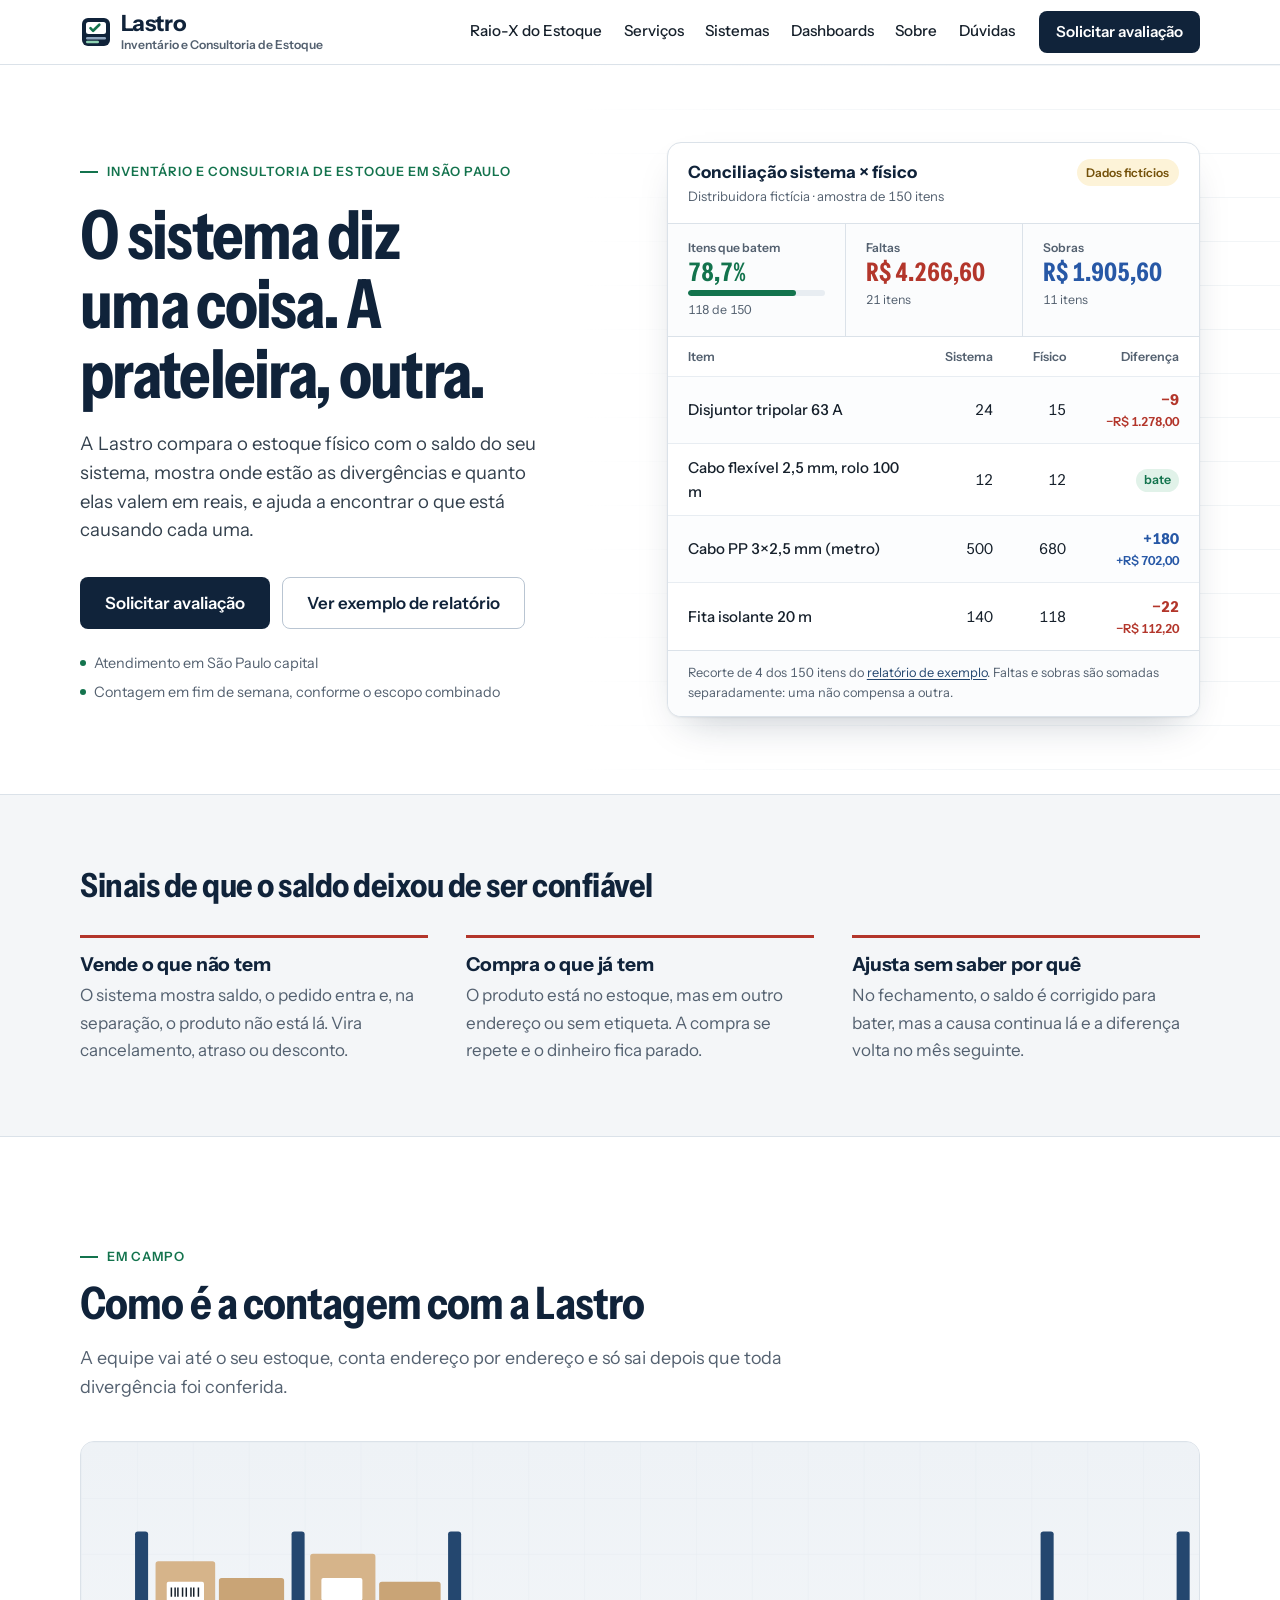
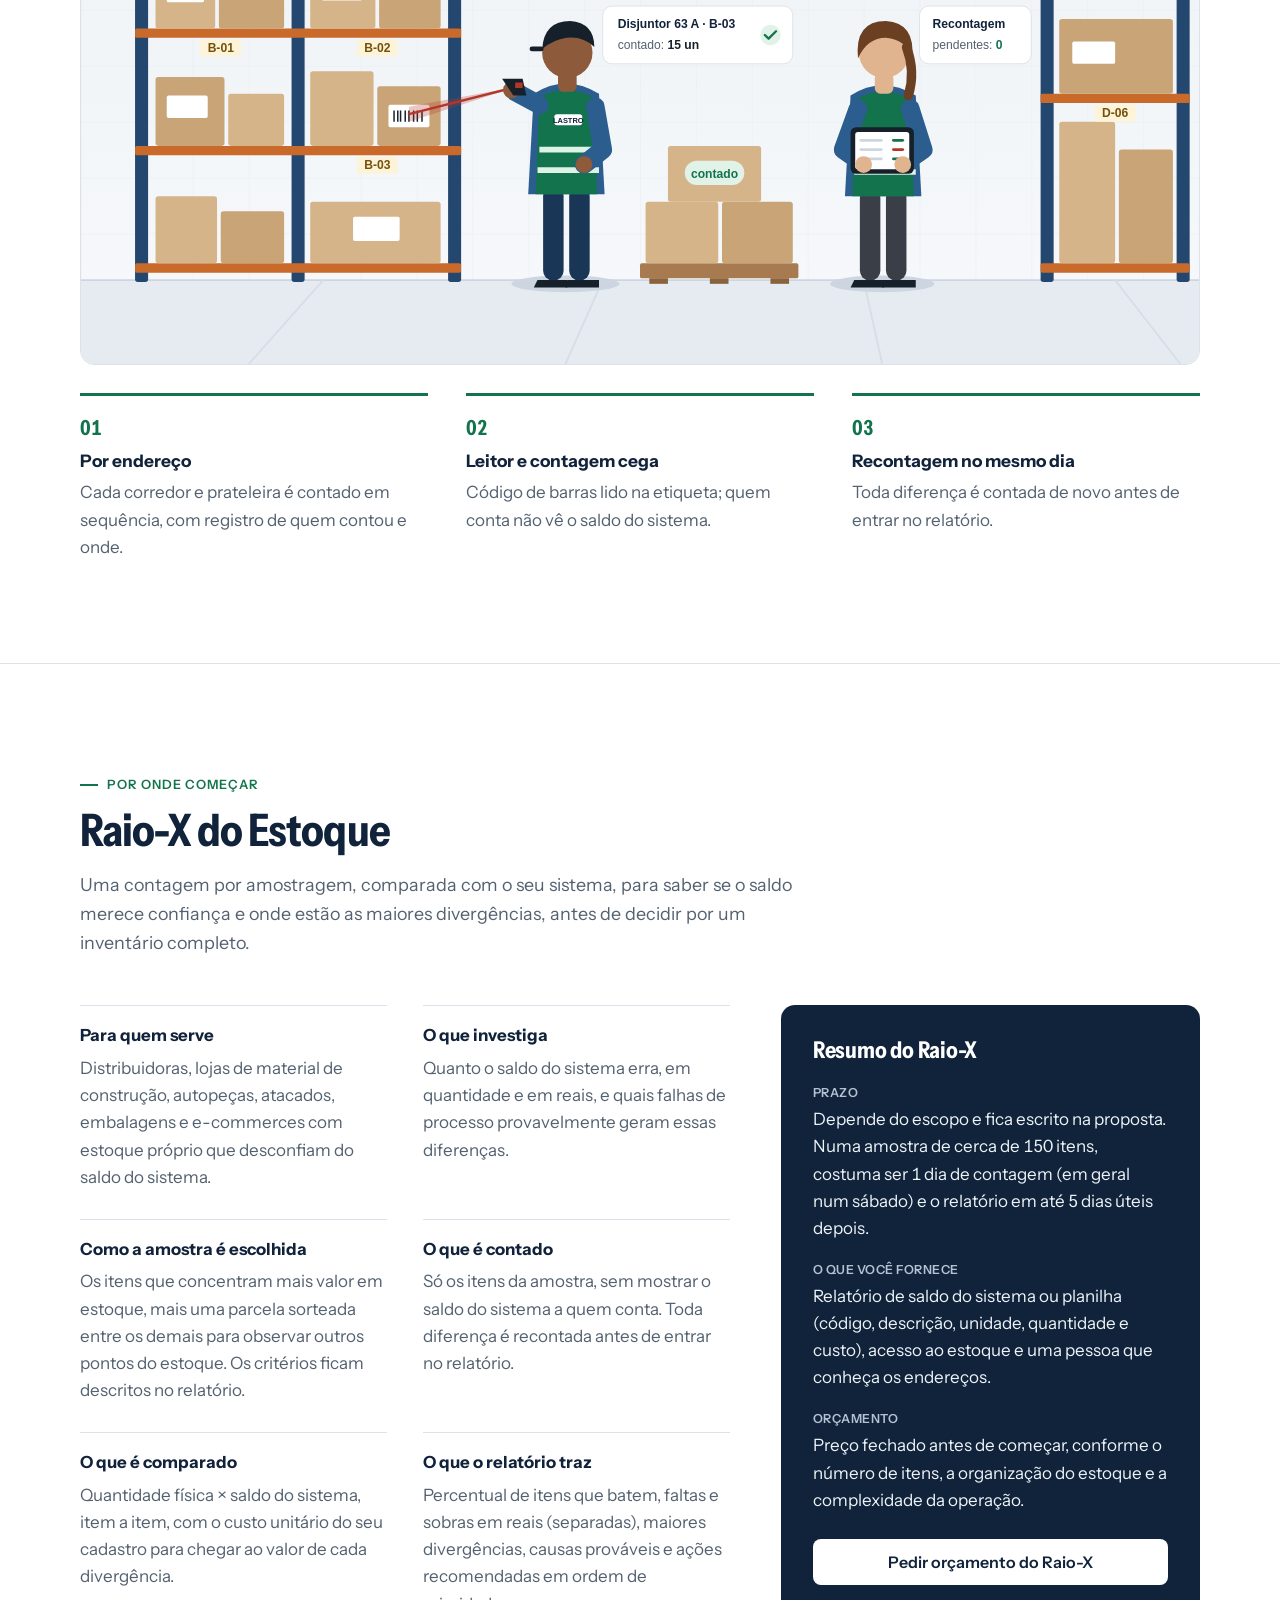
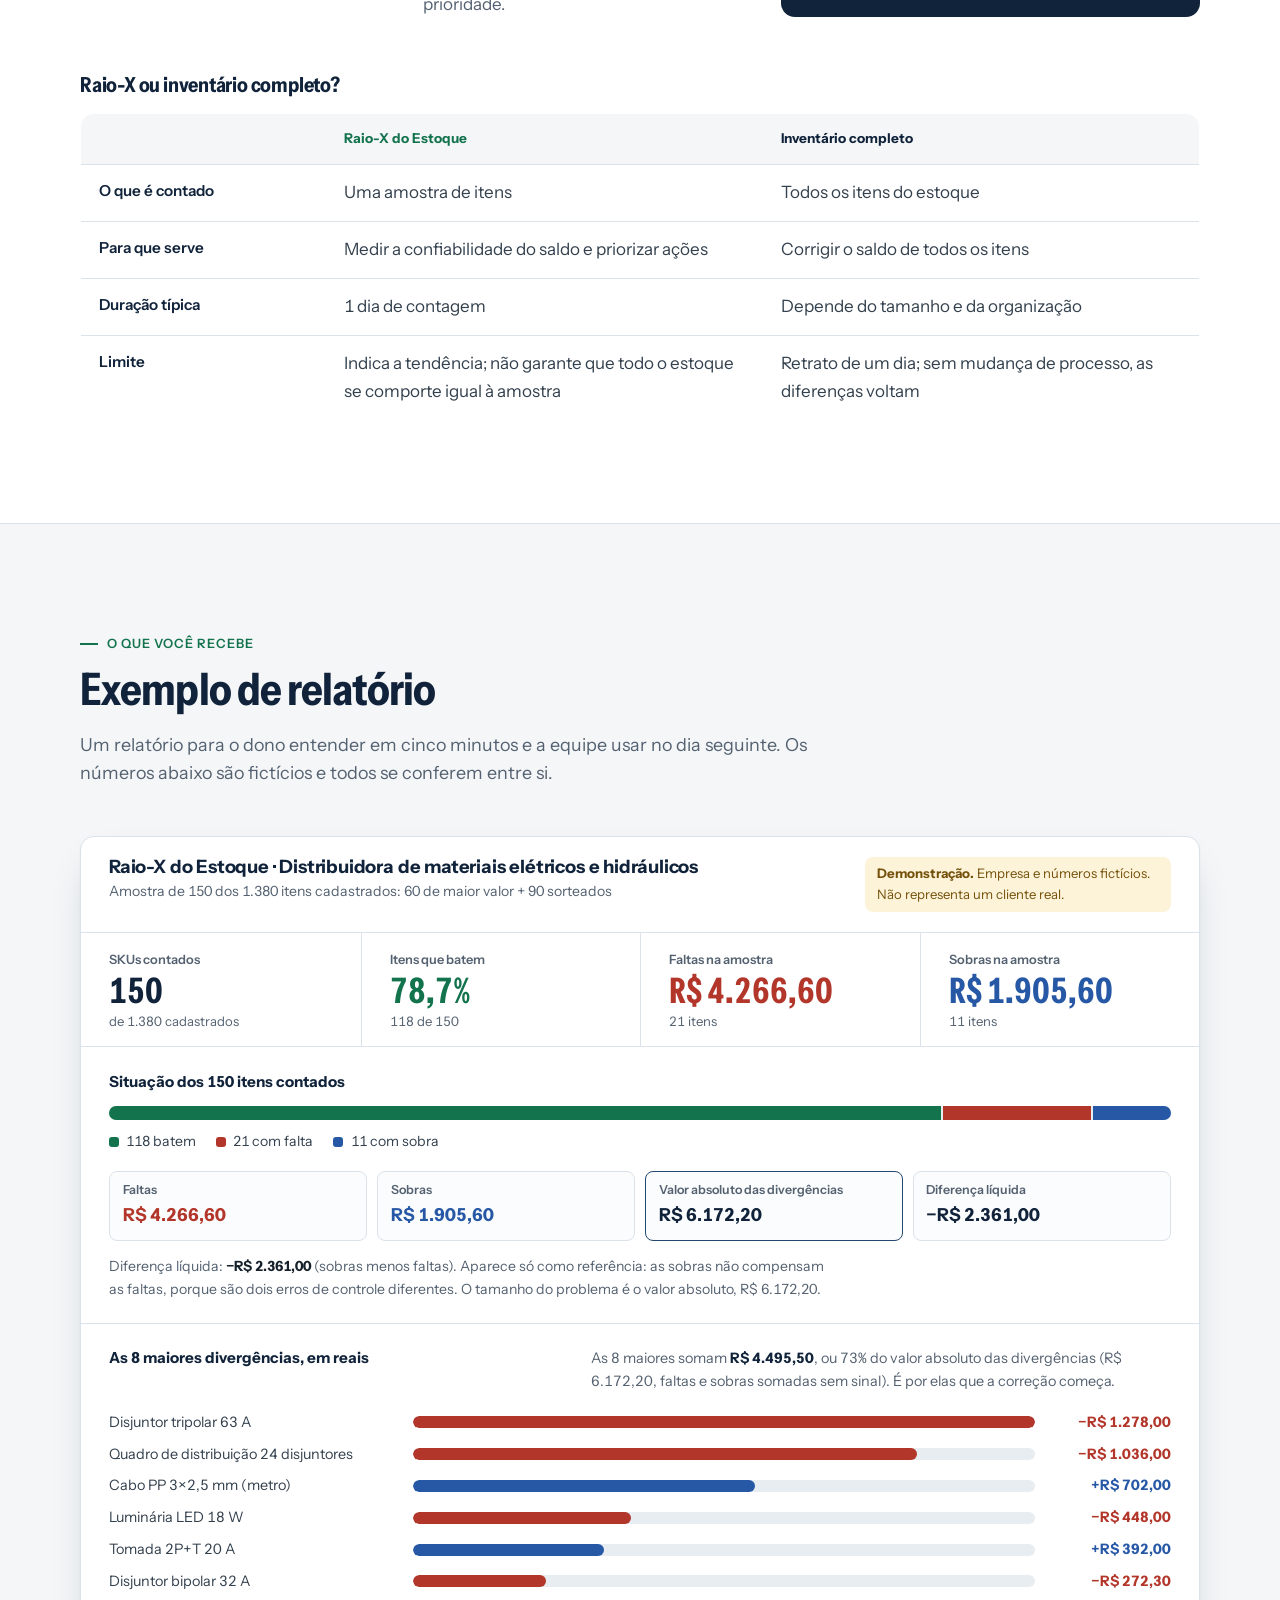
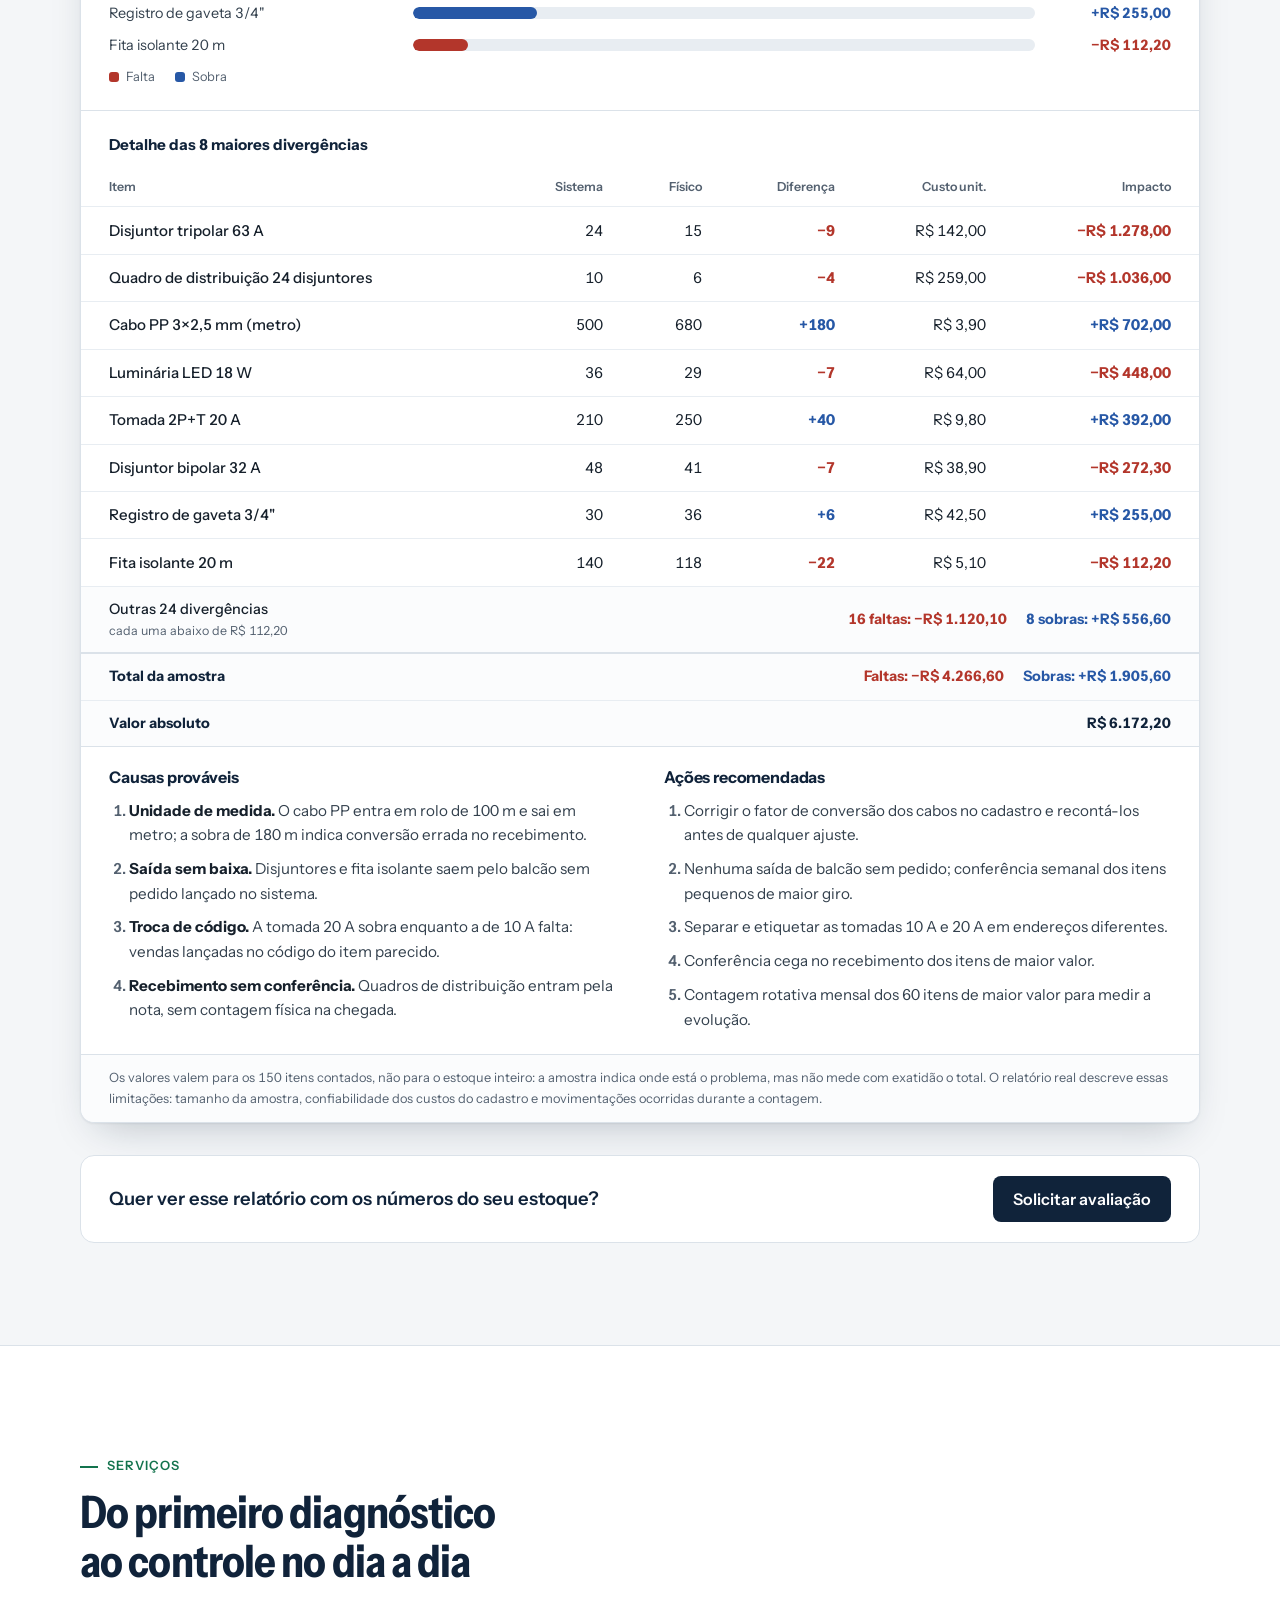
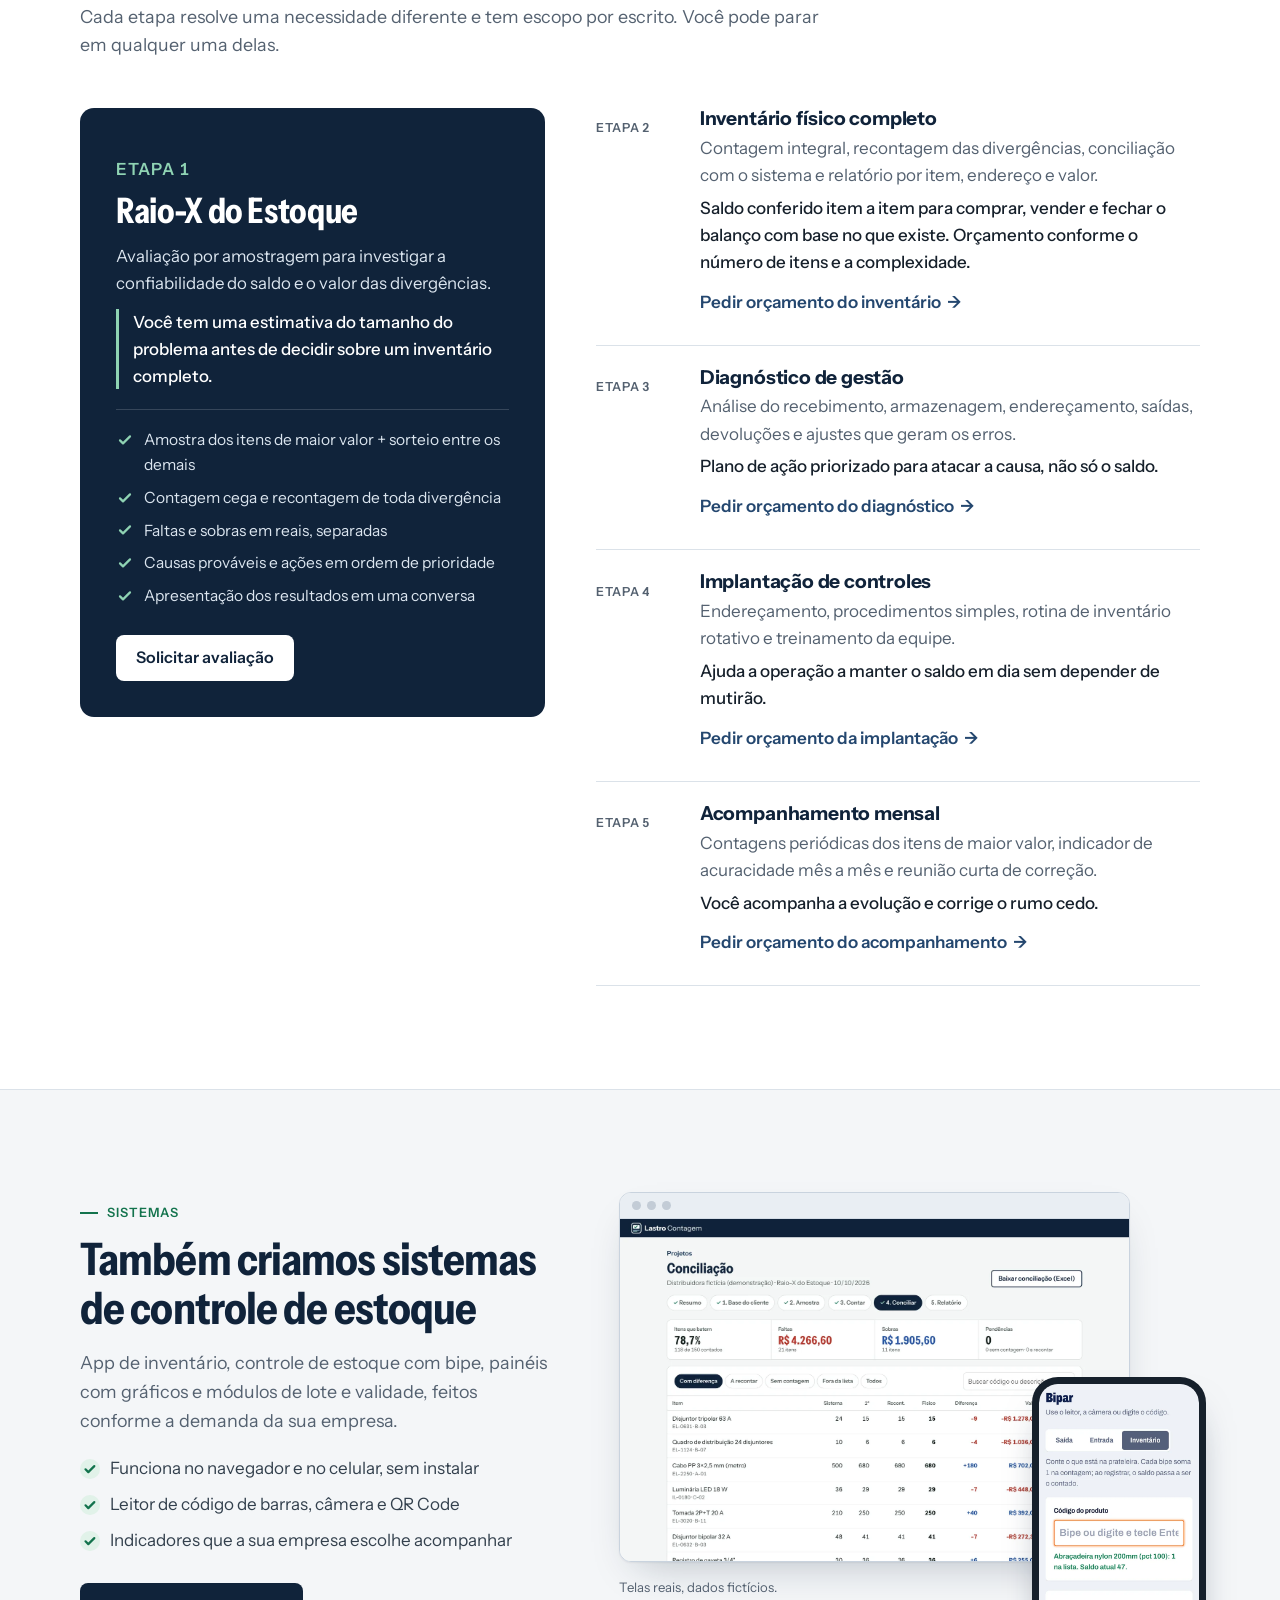
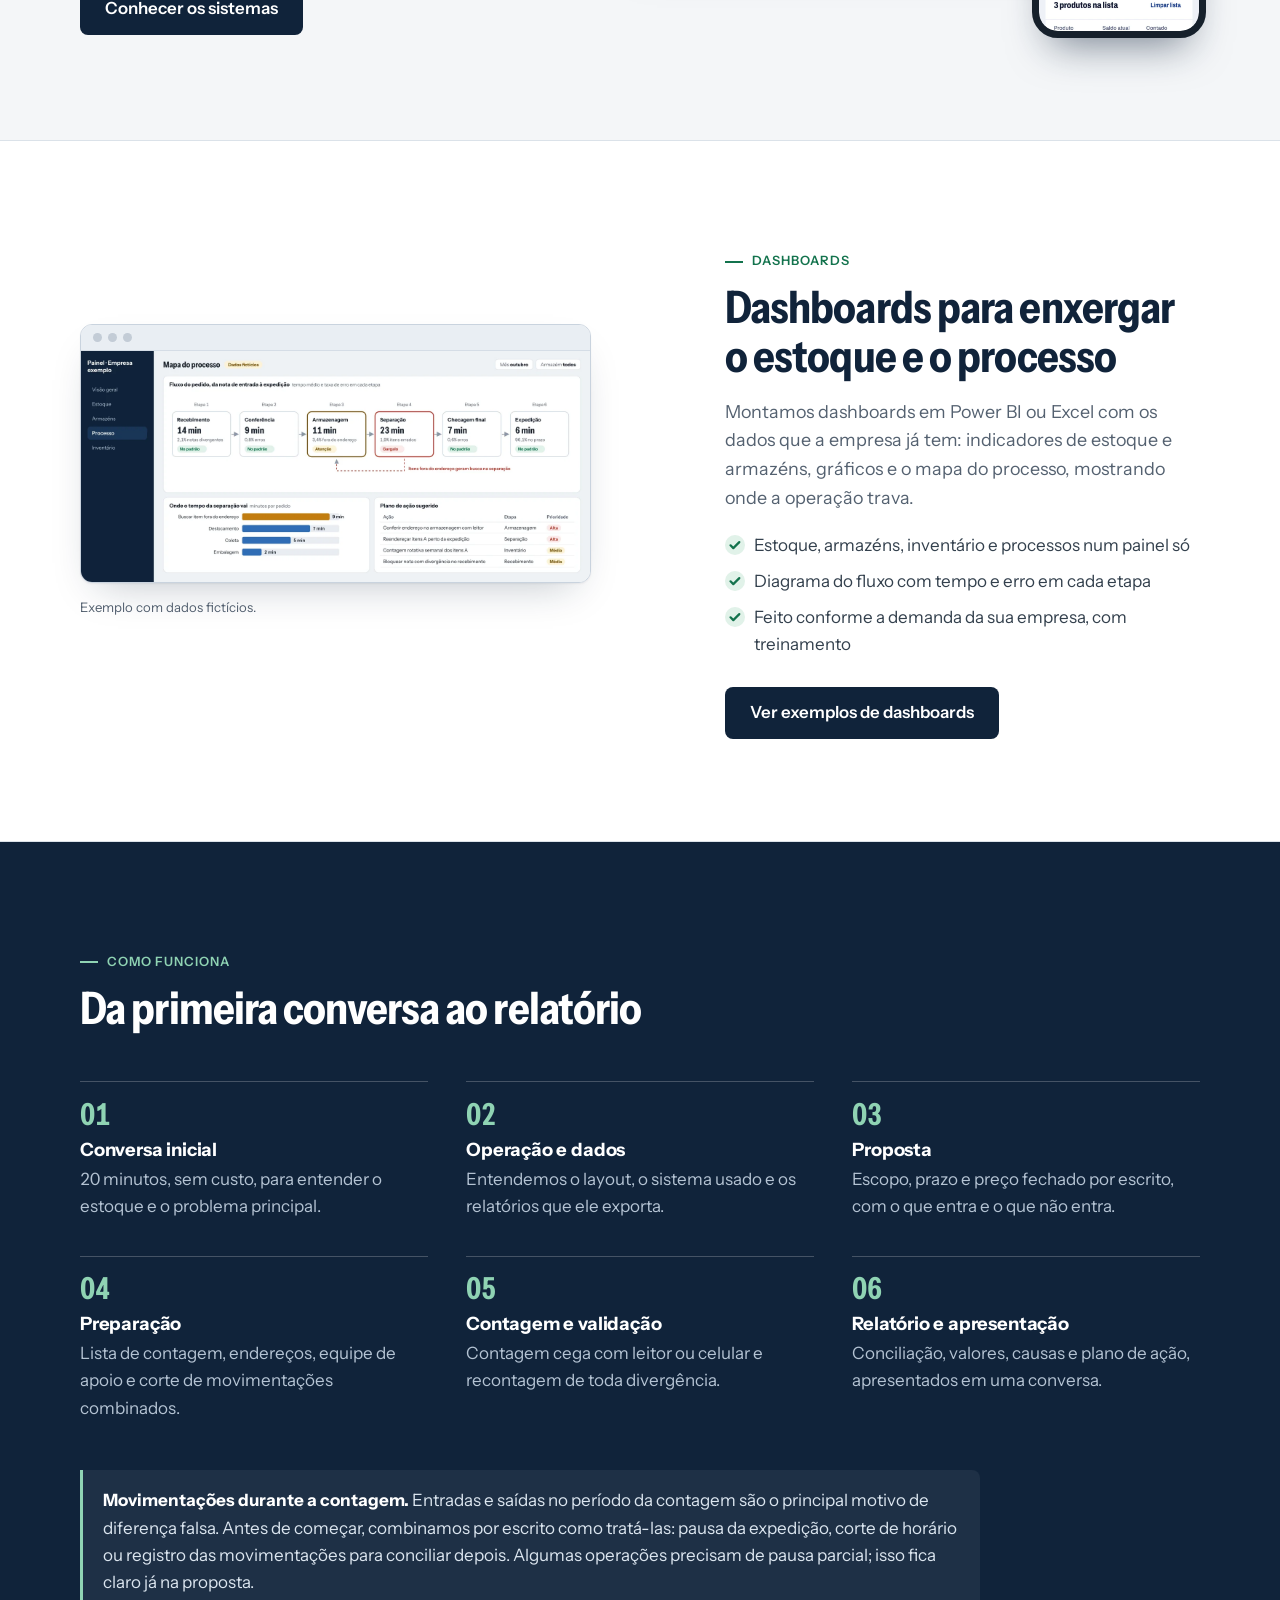
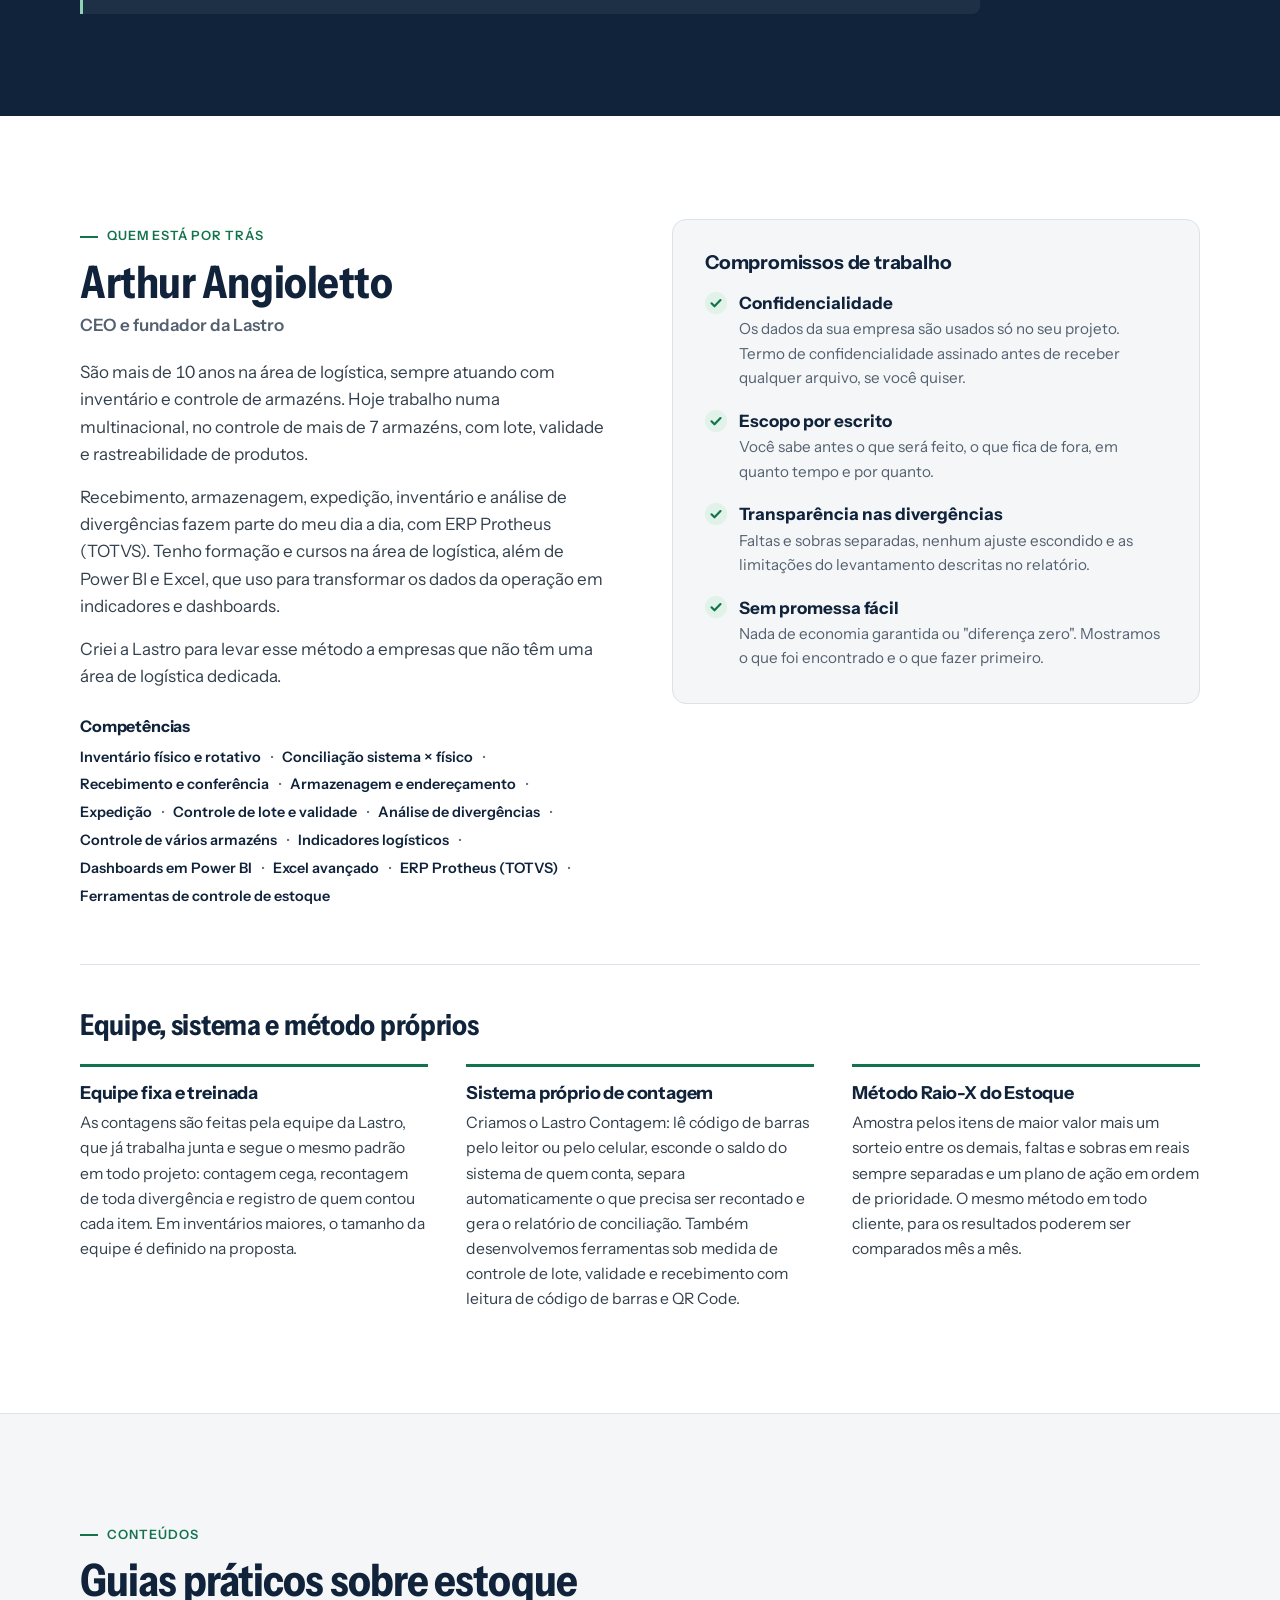
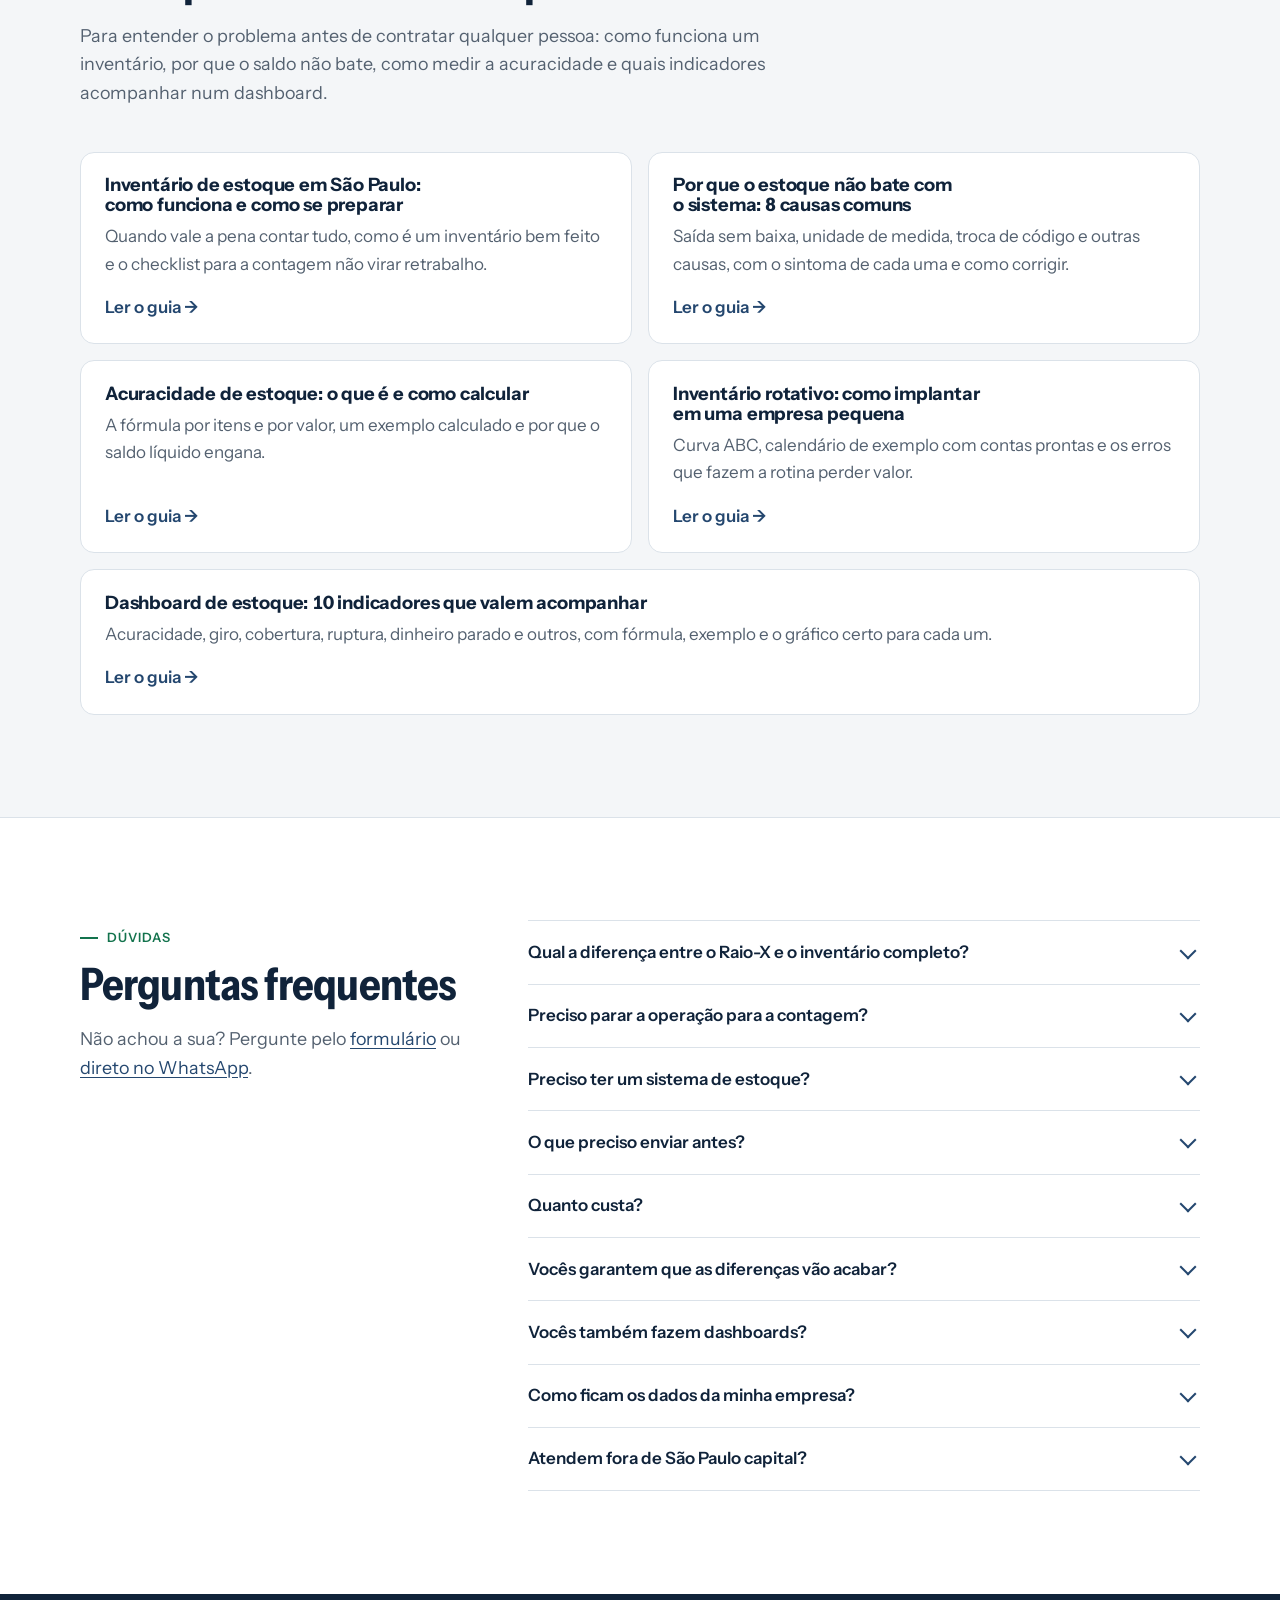
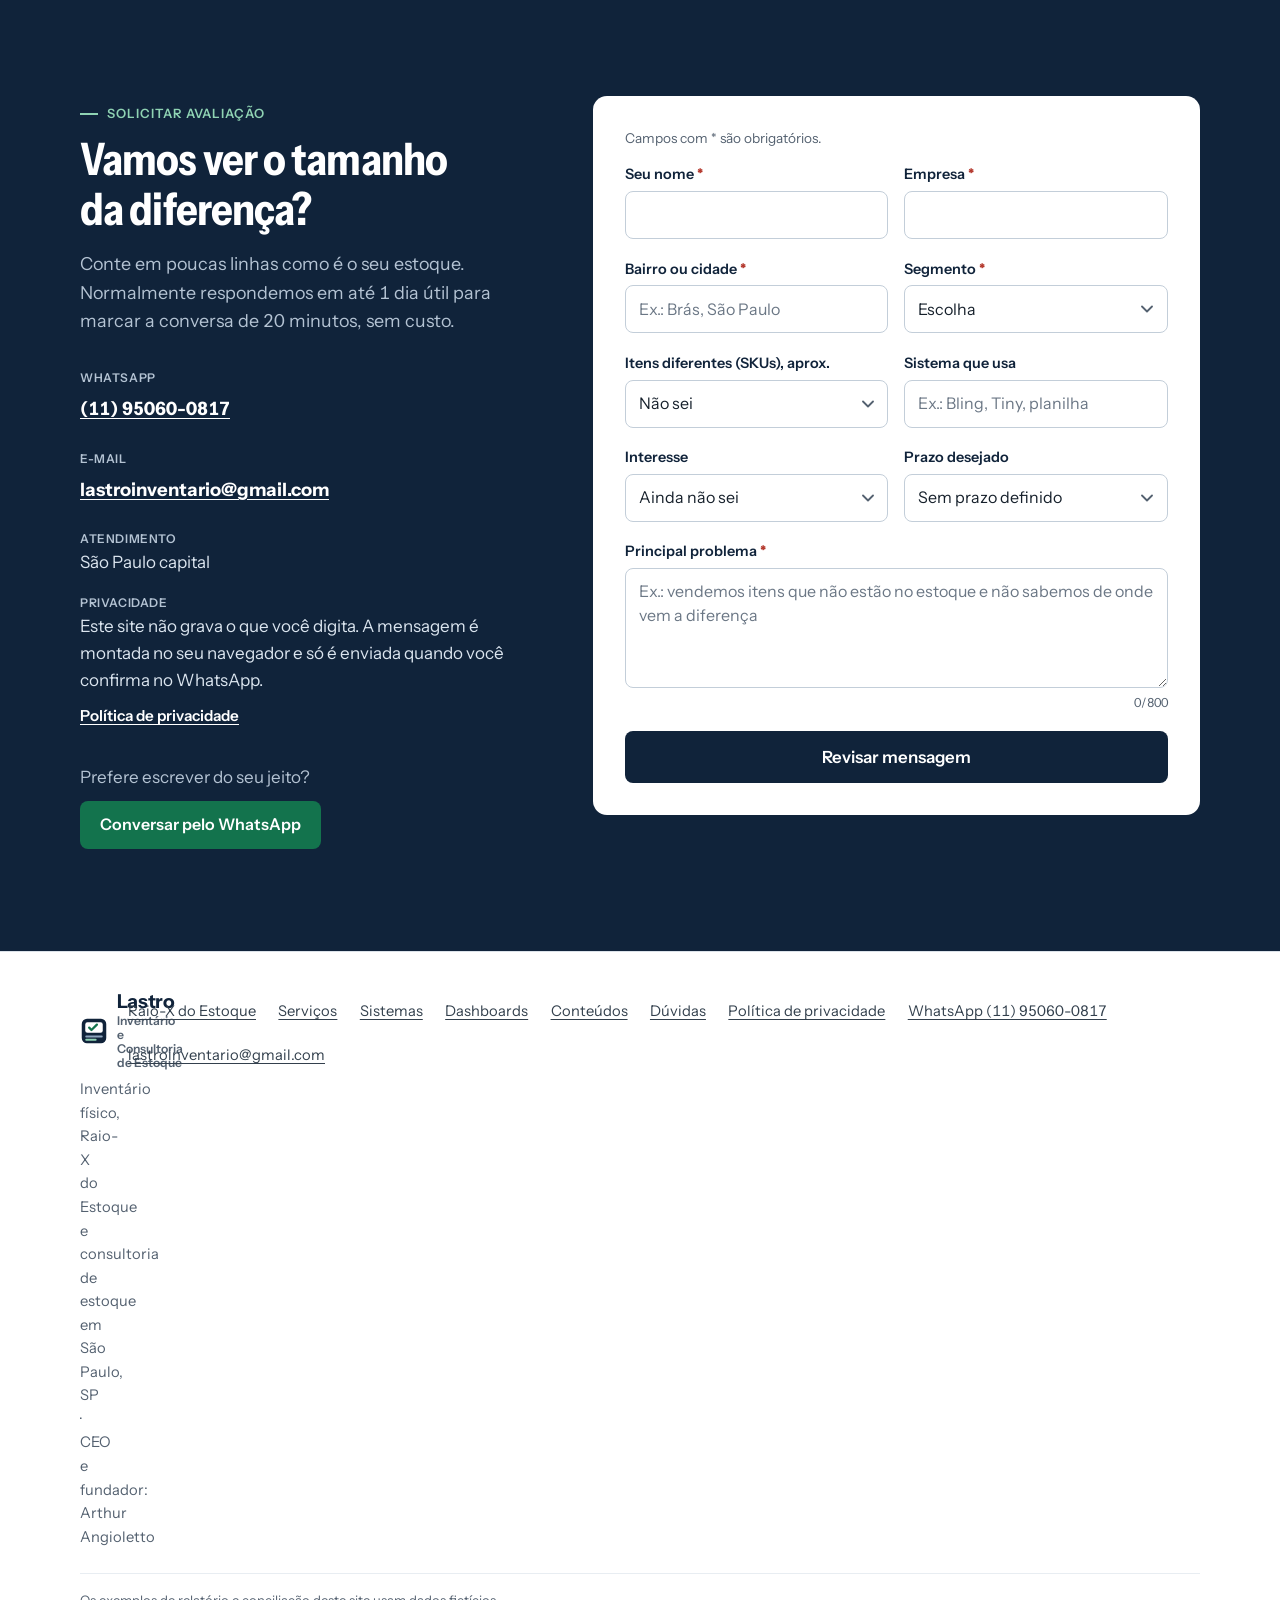
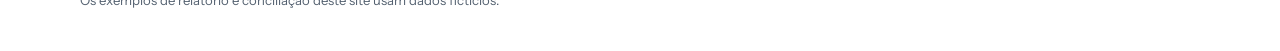
<file: index.html>
<!doctype html>
<html lang="pt-BR">
<head>
<meta charset="utf-8">
<meta name="viewport" content="width=device-width, initial-scale=1">
<title>Inventário de Estoque e Consultoria em São Paulo | Lastro</title>
<meta name="description" content="Inventário físico, Raio-X do Estoque, consultoria e dashboards de estoque em São Paulo. Divergências medidas em reais e ajuda para corrigir as causas.">
<link rel="canonical" href="https://lastroinventario.com.br/">
<meta name="robots" content="index, follow">
<meta property="og:type" content="website">
<meta property="og:locale" content="pt_BR">
<meta property="og:site_name" content="Lastro Inventário e Consultoria de Estoque">
<meta property="og:title" content="Lastro Inventário e Consultoria de Estoque | São Paulo">
<meta property="og:description" content="Inventário físico, Raio-X do Estoque e consultoria de estoque em São Paulo. Divergências medidas em reais, faltas e sobras separadas.">
<meta property="og:url" content="https://lastroinventario.com.br/">
<meta property="og:image" content="https://lastroinventario.com.br/assets/og.png">
<meta property="og:image:width" content="1200">
<meta property="og:image:height" content="630">
<meta property="og:image:alt" content="Lastro: o sistema diz uma coisa, a prateleira, outra. Painel de conciliação de estoque com dados ilustrativos.">
<meta name="twitter:card" content="summary_large_image">
<meta name="theme-color" content="#10233a">
<link rel="icon" href="assets/logo.svg" type="image/svg+xml">
<link rel="apple-touch-icon" href="assets/apple-touch-icon.png">
<link rel="preload" href="assets/instrument-sans.woff" as="font" type="font/woff" crossorigin>
<link rel="stylesheet" href="assets/site.css">
<script>document.documentElement.classList.add("js");</script>
<script type="application/ld+json">
{
  "@context": "https://schema.org",
  "@type": "ProfessionalService",
  "name": "Lastro Inventário e Consultoria de Estoque",
  "alternateName": "Lastro",
  "description": "Inventário físico, Raio-X do Estoque, diagnóstico e consultoria de gestão de estoque para pequenas e médias empresas.",
  "url": "https://lastroinventario.com.br/",
  "logo": "https://lastroinventario.com.br/assets/apple-touch-icon.png",
  "image": "https://lastroinventario.com.br/assets/og.png",
  "telephone": "+55-11-95060-0817",
  "email": "lastroinventario@gmail.com",
  "areaServed": { "@type": "City", "name": "São Paulo" },
  "founder": { "@type": "Person", "name": "Arthur Angioletto", "jobTitle": "CEO e fundador" },
  "serviceType": ["Inventário de estoque", "Diagnóstico de estoque", "Consultoria de estoque", "Inventário rotativo", "Dashboards de estoque e logística"]
}
</script>
</head>
<body>
<a class="pular" href="#conteudo">Pular para o conteúdo</a>

<header class="topo" id="topo">
  <div class="faixa topo-faixa">
    <a class="marca" href="#inicio" aria-label="Lastro Inventário e Consultoria de Estoque, voltar ao início"><img src="assets/logo.svg" alt="" width="32" height="32"><span class="marca-nome">Lastro<small>Inventário e Consultoria de Estoque</small></span></a>
    <button class="menu-botao" type="button" aria-expanded="false" aria-controls="menu" id="menu-botao">
      <span class="menu-icone" aria-hidden="true"><i></i><i></i><i></i></span><span class="menu-texto">Menu</span>
    </button>
    <nav class="menu" id="menu" aria-label="Principal">
      <ul>
        <li class="so-movel"><a href="#inicio">Início</a></li>
        <li><a href="#raio-x">Raio-X do Estoque</a></li>
        <li><a href="#servicos">Serviços</a></li>
        <li><a href="sistemas.html">Sistemas</a></li>
        <li><a href="dashboards.html">Dashboards</a></li>
        <li><a href="#sobre">Sobre</a></li>
        <li><a href="#duvidas">Dúvidas</a></li>
      </ul>
      <a class="btn btn-principal btn-topo" href="#contato">Solicitar avaliação</a>
    </nav>
  </div>
</header>

<main id="conteudo">

<!-- ===================== PRIMEIRA DOBRA ===================== -->
<section class="abertura" id="inicio" aria-labelledby="titulo-principal">
  <div class="faixa abertura-grade">
    <div class="abertura-texto">
      <p class="sobretitulo">Inventário e consultoria de estoque em São Paulo</p>
      <h1 id="titulo-principal">O sistema diz uma coisa. A prateleira, outra.</h1>
      <p class="chamada">A Lastro compara o estoque físico com o saldo do seu sistema, mostra onde estão as divergências e quanto elas valem em reais, e ajuda a encontrar o que está causando cada uma.</p>
      <div class="acoes">
        <a class="btn btn-principal btn-grande" href="#contato">Solicitar avaliação</a>
        <a class="btn btn-secundario btn-grande" href="#relatorio">Ver exemplo de relatório</a>
      </div>
      <ul class="abertura-notas">
        <li>Atendimento em São Paulo capital</li>
        <li>Contagem em fim de semana, conforme o escopo combinado</li>
      </ul>
    </div>

    <!-- demo:painel -->
    <figure class="painel" aria-labelledby="painel-titulo">
      <div class="painel-topo">
        <div>
          <p class="painel-titulo" id="painel-titulo">Conciliação sistema × físico</p>
          <p class="painel-sub">Distribuidora fictícia · amostra de 150 itens</p>
        </div>
        <span class="selo">Dados fictícios</span>
      </div>
      <dl class="painel-kpis">
        <div class="kpi kpi-bate">
          <dt>Itens que batem</dt>
          <dd><span class="kpi-num">78,7%</span><span class="medidor" aria-hidden="true"><i style="--v:78.7%"></i></span><small>118 de 150</small></dd>
        </div>
        <div class="kpi kpi-falta">
          <dt>Faltas</dt>
          <dd><span class="kpi-num">R$ 4.266,60</span><small>21 itens</small></dd>
        </div>
        <div class="kpi kpi-sobra">
          <dt>Sobras</dt>
          <dd><span class="kpi-num">R$ 1.905,60</span><small>11 itens</small></dd>
        </div>
      </dl>
      <table class="tabela-conc painel-tabela">
        <caption class="sr">Quatro itens da amostra fictícia: saldo do sistema, quantidade física e diferença</caption>
        <thead><tr><th scope="col">Item</th><th scope="col">Sistema</th><th scope="col">Físico</th><th scope="col">Diferença</th></tr></thead>
        <tbody>
          <tr style="--i:0"><th scope="row">Disjuntor tripolar 63 A</th><td data-rotulo="Sistema">24</td><td data-rotulo="Físico">15</td><td data-rotulo="Diferença" class="dif falta"><span>−9</span><small>−R$ 1.278,00</small></td></tr>
          <tr style="--i:1"><th scope="row">Cabo flexível 2,5 mm, rolo 100 m</th><td data-rotulo="Sistema">12</td><td data-rotulo="Físico">12</td><td data-rotulo="Diferença" class="dif bate"><span>bate</span></td></tr>
          <tr style="--i:2"><th scope="row">Cabo PP 3×2,5 mm (metro)</th><td data-rotulo="Sistema">500</td><td data-rotulo="Físico">680</td><td data-rotulo="Diferença" class="dif sobra"><span>+180</span><small>+R$ 702,00</small></td></tr>
          <tr style="--i:3"><th scope="row">Fita isolante 20 m</th><td data-rotulo="Sistema">140</td><td data-rotulo="Físico">118</td><td data-rotulo="Diferença" class="dif falta"><span>−22</span><small>−R$ 112,20</small></td></tr>
        </tbody>
      </table>
      <figcaption class="painel-rodape">Recorte de 4 dos 150 itens do <a href="#relatorio">relatório de exemplo</a>. Faltas e sobras são somadas separadamente: uma não compensa a outra.</figcaption>
    </figure>
    <!-- /demo:painel -->
  </div>
</section>

<!-- ===================== SINAIS ===================== -->
<section class="secao secao-sinais" aria-labelledby="titulo-sinais">
  <div class="faixa">
    <h2 id="titulo-sinais" class="titulo-medio">Sinais de que o saldo deixou de ser confiável</h2>
    <ul class="sinais">
      <li><h3>Vende o que não tem</h3><p>O sistema mostra saldo, o pedido entra e, na separação, o produto não está lá. Vira cancelamento, atraso ou desconto.</p></li>
      <li><h3>Compra o que já tem</h3><p>O produto está no estoque, mas em outro endereço ou sem etiqueta. A compra se repete e o dinheiro fica parado.</p></li>
      <li><h3>Ajusta sem saber por quê</h3><p>No fechamento, o saldo é corrigido para bater, mas a causa continua lá e a diferença volta no mês seguinte.</p></li>
    </ul>
  </div>
</section>

<!-- ===================== EM CAMPO ===================== -->
<section class="secao secao-campo" id="em-campo" aria-labelledby="titulo-campo">
  <div class="faixa">
    <div class="cabeca-secao">
      <p class="sobretitulo">Em campo</p>
      <h2 id="titulo-campo">Como é a contagem com a Lastro</h2>
      <p class="lead">A equipe vai até o seu estoque, conta endereço por endereço e só sai depois que toda divergência foi conferida.</p>
    </div>
    <figure class="campo-figura revelar">
      <img src="assets/ilustra-inventario.svg" width="1200" height="560" alt="Ilustração: uma pessoa da equipe lê com leitor de código de barras a etiqueta de uma caixa na estante B-03 enquanto outra confere a recontagem em um tablet, ao lado de um palete já contado." loading="lazy">
    </figure>
    <ol class="campo-passos">
      <li class="revelar"><b>Por endereço</b><span>Cada corredor e prateleira é contado em sequência, com registro de quem contou e onde.</span></li>
      <li class="revelar"><b>Leitor e contagem cega</b><span>Código de barras lido na etiqueta; quem conta não vê o saldo do sistema.</span></li>
      <li class="revelar"><b>Recontagem no mesmo dia</b><span>Toda diferença é contada de novo antes de entrar no relatório.</span></li>
    </ol>
  </div>
</section>

<!-- ===================== RAIO-X ===================== -->
<section class="secao secao-raiox" id="raio-x" aria-labelledby="titulo-raiox">
  <div class="faixa">
    <div class="cabeca-secao">
      <p class="sobretitulo">Por onde começar</p>
      <h2 id="titulo-raiox">Raio-X do Estoque</h2>
      <p class="lead">Uma contagem por amostragem, comparada com o seu sistema, para saber se o saldo merece confiança e onde estão as maiores divergências, antes de decidir por um inventário completo.</p>
    </div>

    <div class="raiox-grade">
      <dl class="raiox-perguntas">
        <div><dt>Para quem serve</dt><dd>Distribuidoras, lojas de material de construção, autopeças, atacados, embalagens e e-commerces com estoque próprio que desconfiam do saldo do sistema.</dd></div>
        <div><dt>O que investiga</dt><dd>Quanto o saldo do sistema erra, em quantidade e em reais, e quais falhas de processo provavelmente geram essas diferenças.</dd></div>
        <div><dt>Como a amostra é escolhida</dt><dd>Os itens que concentram mais valor em estoque, mais uma parcela sorteada entre os demais para observar outros pontos do estoque. Os critérios ficam descritos no relatório.</dd></div>
        <div><dt>O que é contado</dt><dd>Só os itens da amostra, sem mostrar o saldo do sistema a quem conta. Toda diferença é recontada antes de entrar no relatório.</dd></div>
        <div><dt>O que é comparado</dt><dd>Quantidade física × saldo do sistema, item a item, com o custo unitário do seu cadastro para chegar ao valor de cada divergência.</dd></div>
        <div><dt>O que o relatório traz</dt><dd>Percentual de itens que batem, faltas e sobras em reais (separadas), maiores divergências, causas prováveis e ações recomendadas em ordem de prioridade.</dd></div>
      </dl>

      <aside class="ficha" aria-labelledby="titulo-ficha">
        <h3 id="titulo-ficha">Resumo do Raio-X</h3>
        <dl>
          <div><dt>Prazo</dt><dd>Depende do escopo e fica escrito na proposta. Numa amostra de cerca de 150 itens, costuma ser 1 dia de contagem (em geral num sábado) e o relatório em até 5 dias úteis depois.</dd></div>
          <div><dt>O que você fornece</dt><dd>Relatório de saldo do sistema ou planilha (código, descrição, unidade, quantidade e custo), acesso ao estoque e uma pessoa que conheça os endereços.</dd></div>
          <div><dt>Orçamento</dt><dd>Preço fechado antes de começar, conforme o número de itens, a organização do estoque e a complexidade da operação.</dd></div>
        </dl>
        <a class="btn btn-claro btn-cheio" href="#contato" data-interesse="Raio-X do Estoque">Pedir orçamento do Raio-X</a>
      </aside>
    </div>

    <div class="comparativo" role="region" aria-labelledby="titulo-comp">
      <h3 id="titulo-comp">Raio-X ou inventário completo?</h3>
      <table class="tabela-comp">
        <caption class="sr">Diferenças entre o Raio-X do Estoque por amostragem e o inventário físico completo</caption>
        <thead><tr><th scope="col"><span class="sr">Aspecto</span></th><th scope="col">Raio-X do Estoque</th><th scope="col">Inventário completo</th></tr></thead>
        <tbody>
          <tr><th scope="row">O que é contado</th><td data-rotulo="Raio-X">Uma amostra de itens</td><td data-rotulo="Inventário completo">Todos os itens do estoque</td></tr>
          <tr><th scope="row">Para que serve</th><td data-rotulo="Raio-X">Medir a confiabilidade do saldo e priorizar ações</td><td data-rotulo="Inventário completo">Corrigir o saldo de todos os itens</td></tr>
          <tr><th scope="row">Duração típica</th><td data-rotulo="Raio-X">1 dia de contagem</td><td data-rotulo="Inventário completo">Depende do tamanho e da organização</td></tr>
          <tr><th scope="row">Limite</th><td data-rotulo="Raio-X">Indica a tendência; não garante que todo o estoque se comporte igual à amostra</td><td data-rotulo="Inventário completo">Retrato de um dia; sem mudança de processo, as diferenças voltam</td></tr>
        </tbody>
      </table>
    </div>
  </div>
</section>

<!-- ===================== RELATÓRIO DE EXEMPLO ===================== -->
<section class="secao secao-relatorio" id="relatorio" aria-labelledby="titulo-relatorio">
  <div class="faixa">
    <div class="cabeca-secao">
      <p class="sobretitulo">O que você recebe</p>
      <h2 id="titulo-relatorio">Exemplo de relatório</h2>
      <p class="lead">Um relatório para o dono entender em cinco minutos e a equipe usar no dia seguinte. Os números abaixo são fictícios e todos se conferem entre si.</p>
    </div>

    <!-- demo:relatorio -->
    <article class="relatorio" aria-labelledby="rel-titulo">
      <header class="rel-cabeca">
        <div>
          <h3 id="rel-titulo">Raio-X do Estoque · Distribuidora de materiais elétricos e hidráulicos</h3>
          <p>Amostra de 150 dos 1.380 itens cadastrados: 60 de maior valor + 90 sorteados</p>
        </div>
        <p class="aviso-ficticio" role="note"><strong>Demonstração.</strong> Empresa e números fictícios. Não representa um cliente real.</p>
      </header>

      <dl class="rel-kpis">
        <div><dt>SKUs contados</dt><dd>150</dd><dd class="kpi-nota">de 1.380 cadastrados</dd></div>
        <div class="kpi-bate"><dt>Itens que batem</dt><dd>78,7%</dd><dd class="kpi-nota">118 de 150</dd></div>
        <div class="kpi-falta"><dt>Faltas na amostra</dt><dd>R$ 4.266,60</dd><dd class="kpi-nota">21 itens</dd></div>
        <div class="kpi-sobra"><dt>Sobras na amostra</dt><dd>R$ 1.905,60</dd><dd class="kpi-nota">11 itens</dd></div>
      </dl>

      <div class="rel-composicao">
        <p class="rel-subtitulo" id="comp-tit">Situação dos 150 itens contados</p>
        <div class="barra-comp" role="img" aria-labelledby="comp-tit" aria-describedby="comp-leg">
          <span class="seg-bate" style="--v:78.67%"></span><span class="seg-falta" style="--v:14.00%"></span><span class="seg-sobra" style="--v:7.33%"></span>
        </div>
        <ul class="legenda" id="comp-leg">
          <li class="l-bate">118 batem</li><li class="l-falta">21 com falta</li><li class="l-sobra">11 com sobra</li>
        </ul>
        <dl class="rel-somas">
          <div class="s-falta"><dt>Faltas</dt><dd>R$ 4.266,60</dd></div>
          <div class="s-sobra"><dt>Sobras</dt><dd>R$ 1.905,60</dd></div>
          <div class="s-abs"><dt>Valor absoluto das divergências</dt><dd>R$ 6.172,20</dd></div>
          <div class="s-liq"><dt>Diferença líquida</dt><dd>−R$ 2.361,00</dd></div>
        </dl>
        <p class="liquido">Diferença líquida: <strong>−R$ 2.361,00</strong> (sobras menos faltas). Aparece só como referência: as sobras não compensam as faltas, porque são dois erros de controle diferentes. O tamanho do problema é o valor absoluto, R$ 6.172,20.</p>
      </div>

      <div class="rel-grafico">
        <div class="rel-grafico-cabeca">
          <p class="rel-subtitulo" id="graf-tit">As 8 maiores divergências, em reais</p>
          <p class="destaque-dado">As 8 maiores somam <strong>R$ 4.495,50</strong>, ou 73% do valor absoluto das divergências (R$ 6.172,20, faltas e sobras somadas sem sinal). É por elas que a correção começa.</p>
        </div>
        <ul class="barras" aria-labelledby="graf-tit">
          <li class="falta"><span class="b-nome">Disjuntor tripolar 63 A</span><span class="b-trilho" aria-hidden="true"><i style="--v:100%"></i></span><span class="b-valor">−R$ 1.278,00</span></li>
          <li class="falta"><span class="b-nome">Quadro de distribuição 24 disjuntores</span><span class="b-trilho" aria-hidden="true"><i style="--v:81.06%"></i></span><span class="b-valor">−R$ 1.036,00</span></li>
          <li class="sobra"><span class="b-nome">Cabo PP 3×2,5 mm (metro)</span><span class="b-trilho" aria-hidden="true"><i style="--v:54.93%"></i></span><span class="b-valor">+R$ 702,00</span></li>
          <li class="falta"><span class="b-nome">Luminária LED 18 W</span><span class="b-trilho" aria-hidden="true"><i style="--v:35.05%"></i></span><span class="b-valor">−R$ 448,00</span></li>
          <li class="sobra"><span class="b-nome">Tomada 2P+T 20 A</span><span class="b-trilho" aria-hidden="true"><i style="--v:30.67%"></i></span><span class="b-valor">+R$ 392,00</span></li>
          <li class="falta"><span class="b-nome">Disjuntor bipolar 32 A</span><span class="b-trilho" aria-hidden="true"><i style="--v:21.31%"></i></span><span class="b-valor">−R$ 272,30</span></li>
          <li class="sobra"><span class="b-nome">Registro de gaveta 3/4"</span><span class="b-trilho" aria-hidden="true"><i style="--v:19.95%"></i></span><span class="b-valor">+R$ 255,00</span></li>
          <li class="falta"><span class="b-nome">Fita isolante 20 m</span><span class="b-trilho" aria-hidden="true"><i style="--v:8.78%"></i></span><span class="b-valor">−R$ 112,20</span></li>
        </ul>
        <ul class="legenda legenda-pequena" aria-hidden="true"><li class="l-falta">Falta</li><li class="l-sobra">Sobra</li></ul>
      </div>

      <div class="rel-tabela">
        <table class="tabela-conc tabela-rel" id="tabela-rel">
          <caption class="rel-subtitulo">Detalhe das 8 maiores divergências</caption>
          <thead><tr><th scope="col">Item</th><th scope="col">Sistema</th><th scope="col">Físico</th><th scope="col">Diferença</th><th scope="col">Custo unit.</th><th scope="col">Impacto</th></tr></thead>
          <tbody>
            <tr data-sis="24" data-fis="15" data-custo="142.00"><th scope="row">Disjuntor tripolar 63 A</th><td data-rotulo="Sistema">24</td><td data-rotulo="Físico">15</td><td data-rotulo="Diferença" class="dif falta">−9</td><td data-rotulo="Custo unit.">R$ 142,00</td><td data-rotulo="Impacto" class="dif falta">−R$ 1.278,00</td></tr>
            <tr data-sis="10" data-fis="6" data-custo="259.00"><th scope="row">Quadro de distribuição 24 disjuntores</th><td data-rotulo="Sistema">10</td><td data-rotulo="Físico">6</td><td data-rotulo="Diferença" class="dif falta">−4</td><td data-rotulo="Custo unit.">R$ 259,00</td><td data-rotulo="Impacto" class="dif falta">−R$ 1.036,00</td></tr>
            <tr data-sis="500" data-fis="680" data-custo="3.90"><th scope="row">Cabo PP 3×2,5 mm (metro)</th><td data-rotulo="Sistema">500</td><td data-rotulo="Físico">680</td><td data-rotulo="Diferença" class="dif sobra">+180</td><td data-rotulo="Custo unit.">R$ 3,90</td><td data-rotulo="Impacto" class="dif sobra">+R$ 702,00</td></tr>
            <tr data-sis="36" data-fis="29" data-custo="64.00"><th scope="row">Luminária LED 18 W</th><td data-rotulo="Sistema">36</td><td data-rotulo="Físico">29</td><td data-rotulo="Diferença" class="dif falta">−7</td><td data-rotulo="Custo unit.">R$ 64,00</td><td data-rotulo="Impacto" class="dif falta">−R$ 448,00</td></tr>
            <tr data-sis="210" data-fis="250" data-custo="9.80"><th scope="row">Tomada 2P+T 20 A</th><td data-rotulo="Sistema">210</td><td data-rotulo="Físico">250</td><td data-rotulo="Diferença" class="dif sobra">+40</td><td data-rotulo="Custo unit.">R$ 9,80</td><td data-rotulo="Impacto" class="dif sobra">+R$ 392,00</td></tr>
            <tr data-sis="48" data-fis="41" data-custo="38.90"><th scope="row">Disjuntor bipolar 32 A</th><td data-rotulo="Sistema">48</td><td data-rotulo="Físico">41</td><td data-rotulo="Diferença" class="dif falta">−7</td><td data-rotulo="Custo unit.">R$ 38,90</td><td data-rotulo="Impacto" class="dif falta">−R$ 272,30</td></tr>
            <tr data-sis="30" data-fis="36" data-custo="42.50"><th scope="row">Registro de gaveta 3/4"</th><td data-rotulo="Sistema">30</td><td data-rotulo="Físico">36</td><td data-rotulo="Diferença" class="dif sobra">+6</td><td data-rotulo="Custo unit.">R$ 42,50</td><td data-rotulo="Impacto" class="dif sobra">+R$ 255,00</td></tr>
            <tr data-sis="140" data-fis="118" data-custo="5.10"><th scope="row">Fita isolante 20 m</th><td data-rotulo="Sistema">140</td><td data-rotulo="Físico">118</td><td data-rotulo="Diferença" class="dif falta">−22</td><td data-rotulo="Custo unit.">R$ 5,10</td><td data-rotulo="Impacto" class="dif falta">−R$ 112,20</td></tr>
          </tbody>
          <tfoot>
            <tr class="linha-outros"><th scope="row">Outras 24 divergências<small>cada uma abaixo de R$ 112,20</small></th><td colspan="5" data-rotulo="Impacto"><span class="falta">16 faltas: −R$ 1.120,10</span> <span class="sobra">8 sobras: +R$ 556,60</span></td></tr>
            <tr class="linha-total"><th scope="row">Total da amostra</th><td colspan="5" data-rotulo="Impacto"><span class="falta">Faltas: −R$ 4.266,60</span> <span class="sobra">Sobras: +R$ 1.905,60</span></td></tr>
            <tr class="linha-abs"><th scope="row">Valor absoluto</th><td colspan="5" data-rotulo="Faltas + sobras">R$ 6.172,20</td></tr>
          </tfoot>
        </table>
      </div>

      <div class="rel-analise">
        <div>
          <h4>Causas prováveis</h4>
          <ol>
            <li><b>Unidade de medida.</b> O cabo PP entra em rolo de 100 m e sai em metro; a sobra de 180 m indica conversão errada no recebimento.</li>
            <li><b>Saída sem baixa.</b> Disjuntores e fita isolante saem pelo balcão sem pedido lançado no sistema.</li>
            <li><b>Troca de código.</b> A tomada 20 A sobra enquanto a de 10 A falta: vendas lançadas no código do item parecido.</li>
            <li><b>Recebimento sem conferência.</b> Quadros de distribuição entram pela nota, sem contagem física na chegada.</li>
          </ol>
        </div>
        <div>
          <h4>Ações recomendadas</h4>
          <ol>
            <li>Corrigir o fator de conversão dos cabos no cadastro e recontá-los antes de qualquer ajuste.</li>
            <li>Nenhuma saída de balcão sem pedido; conferência semanal dos itens pequenos de maior giro.</li>
            <li>Separar e etiquetar as tomadas 10 A e 20 A em endereços diferentes.</li>
            <li>Conferência cega no recebimento dos itens de maior valor.</li>
            <li>Contagem rotativa mensal dos 60 itens de maior valor para medir a evolução.</li>
          </ol>
        </div>
      </div>
      <p class="rel-rodape">Os valores valem para os 150 itens contados, não para o estoque inteiro: a amostra indica onde está o problema, mas não mede com exatidão o total. O relatório real descreve essas limitações: tamanho da amostra, confiabilidade dos custos do cadastro e movimentações ocorridas durante a contagem.</p>
    </article>
    <!-- /demo:relatorio -->

    <div class="cta-faixa">
      <p>Quer ver esse relatório com os números do seu estoque?</p>
      <a class="btn btn-principal" href="#contato" data-interesse="Raio-X do Estoque">Solicitar avaliação</a>
    </div>
  </div>
</section>

<!-- ===================== SERVIÇOS ===================== -->
<section class="secao secao-servicos" id="servicos" aria-labelledby="titulo-servicos">
  <div class="faixa">
    <div class="cabeca-secao">
      <p class="sobretitulo">Serviços</p>
      <h2 id="titulo-servicos">Do primeiro diagnóstico ao controle no dia a dia</h2>
      <p class="lead">Cada etapa resolve uma necessidade diferente e tem escopo por escrito. Você pode parar em qualquer uma delas.</p>
    </div>

    <ol class="trilha">
      <li class="trilha-destaque">
        <p class="etapa-num">Etapa 1</p>
        <h3>Raio-X do Estoque</h3>
        <p>Avaliação por amostragem para investigar a confiabilidade do saldo e o valor das divergências.</p>
        <p class="beneficio">Você tem uma estimativa do tamanho do problema antes de decidir sobre um inventário completo.</p>
        <ul class="inclui" aria-label="O Raio-X inclui">
          <li>Amostra dos itens de maior valor + sorteio entre os demais</li>
          <li>Contagem cega e recontagem de toda divergência</li>
          <li>Faltas e sobras em reais, separadas</li>
          <li>Causas prováveis e ações em ordem de prioridade</li>
          <li>Apresentação dos resultados em uma conversa</li>
        </ul>
        <a class="btn btn-claro" href="#contato" data-interesse="Raio-X do Estoque">Solicitar avaliação</a>
      </li>
      <li>
        <p class="etapa-num">Etapa 2</p>
        <h3>Inventário físico completo</h3>
        <p>Contagem integral, recontagem das divergências, conciliação com o sistema e relatório por item, endereço e valor.</p>
        <p class="beneficio">Saldo conferido item a item para comprar, vender e fechar o balanço com base no que existe. Orçamento conforme o número de itens e a complexidade.</p>
        <a class="link-seta" href="#contato" data-interesse="Inventário físico completo">Pedir orçamento do inventário</a>
      </li>
      <li>
        <p class="etapa-num">Etapa 3</p>
        <h3>Diagnóstico de gestão</h3>
        <p>Análise do recebimento, armazenagem, endereçamento, saídas, devoluções e ajustes que geram os erros.</p>
        <p class="beneficio">Plano de ação priorizado para atacar a causa, não só o saldo.</p>
        <a class="link-seta" href="#contato" data-interesse="Diagnóstico de gestão">Pedir orçamento do diagnóstico</a>
      </li>
      <li>
        <p class="etapa-num">Etapa 4</p>
        <h3>Implantação de controles</h3>
        <p>Endereçamento, procedimentos simples, rotina de inventário rotativo e treinamento da equipe.</p>
        <p class="beneficio">Ajuda a operação a manter o saldo em dia sem depender de mutirão.</p>
        <a class="link-seta" href="#contato" data-interesse="Implantação de controles">Pedir orçamento da implantação</a>
      </li>
      <li>
        <p class="etapa-num">Etapa 5</p>
        <h3>Acompanhamento mensal</h3>
        <p>Contagens periódicas dos itens de maior valor, indicador de acuracidade mês a mês e reunião curta de correção.</p>
        <p class="beneficio">Você acompanha a evolução e corrige o rumo cedo.</p>
        <a class="link-seta" href="#contato" data-interesse="Acompanhamento mensal">Pedir orçamento do acompanhamento</a>
      </li>
    </ol>
  </div>
</section>

<!-- ===================== SISTEMAS (vitrine) ===================== -->
<section class="secao secao-vitrine" aria-labelledby="titulo-vitrine">
  <div class="faixa vitrine-grade">
    <div>
      <p class="sobretitulo">Sistemas</p>
      <h2 id="titulo-vitrine">Também criamos sistemas de controle de estoque</h2>
      <p class="lead">App de inventário, controle de estoque com bipe, painéis com gráficos e módulos de lote e validade, feitos conforme a demanda da sua empresa.</p>
      <ul class="lista-check">
        <li>Funciona no navegador e no celular, sem instalar</li>
        <li>Leitor de código de barras, câmera e QR Code</li>
        <li>Indicadores que a sua empresa escolhe acompanhar</li>
      </ul>
      <a class="btn btn-principal btn-grande" href="sistemas.html">Conhecer os sistemas</a>
    </div>
    <figure class="mockups revelar">
      <div class="tela-navegador"><span class="tela-barra" aria-hidden="true"><i></i><i></i><i></i></span><img src="assets/img/lastro-conciliacao.webp" width="1400" height="941" alt="Tela de conciliação do app de inventário com faltas e sobras em reais" loading="lazy"></div>
      <div class="tela-celular"><img src="assets/img/bipou-bipar-celular.webp" width="560" height="862" alt="Tela de inventário no celular com produtos bipados" loading="lazy"></div>
      <figcaption>Telas reais, dados fictícios.</figcaption>
    </figure>
  </div>
</section>

<!-- ===================== DASHBOARDS ===================== -->
<section class="secao secao-vitrine secao-dash" aria-labelledby="titulo-dash">
  <div class="faixa vitrine-grade">
    <figure class="mockups revelar">
      <div class="tela-navegador"><span class="tela-barra" aria-hidden="true"><i></i><i></i><i></i></span><img src="assets/img/dash-processo.webp" width="1400" height="636" alt="Dashboard com o mapa do processo: seis etapas do recebimento à expedição, tempo e erro em cada uma e o gargalo destacado" loading="lazy"></div>
      <figcaption>Exemplo com dados fictícios.</figcaption>
    </figure>
    <div>
      <p class="sobretitulo">Dashboards</p>
      <h2 id="titulo-dash">Dashboards para enxergar o estoque e o processo</h2>
      <p class="lead">Montamos dashboards em Power BI ou Excel com os dados que a empresa já tem: indicadores de estoque e armazéns, gráficos e o mapa do processo, mostrando onde a operação trava.</p>
      <ul class="lista-check">
        <li>Estoque, armazéns, inventário e processos num painel só</li>
        <li>Diagrama do fluxo com tempo e erro em cada etapa</li>
        <li>Feito conforme a demanda da sua empresa, com treinamento</li>
      </ul>
      <a class="btn btn-principal btn-grande" href="dashboards.html">Ver exemplos de dashboards</a>
    </div>
  </div>
</section>

<!-- ===================== COMO FUNCIONA ===================== -->
<section class="secao secao-processo" id="como-funciona" aria-labelledby="titulo-processo">
  <div class="faixa">
    <div class="cabeca-secao">
      <p class="sobretitulo">Como funciona</p>
      <h2 id="titulo-processo">Da primeira conversa ao relatório</h2>
    </div>
    <ol class="processo">
      <li><h3>Conversa inicial</h3><p>20 minutos, sem custo, para entender o estoque e o problema principal.</p></li>
      <li><h3>Operação e dados</h3><p>Entendemos o layout, o sistema usado e os relatórios que ele exporta.</p></li>
      <li><h3>Proposta</h3><p>Escopo, prazo e preço fechado por escrito, com o que entra e o que não entra.</p></li>
      <li><h3>Preparação</h3><p>Lista de contagem, endereços, equipe de apoio e corte de movimentações combinados.</p></li>
      <li><h3>Contagem e validação</h3><p>Contagem cega com leitor ou celular e recontagem de toda divergência.</p></li>
      <li><h3>Relatório e apresentação</h3><p>Conciliação, valores, causas e plano de ação, apresentados em uma conversa.</p></li>
    </ol>
    <p class="nota-processo"><strong>Movimentações durante a contagem.</strong> Entradas e saídas no período da contagem são o principal motivo de diferença falsa. Antes de começar, combinamos por escrito como tratá-las: pausa da expedição, corte de horário ou registro das movimentações para conciliar depois. Algumas operações precisam de pausa parcial; isso fica claro já na proposta.</p>
  </div>
</section>

<!-- ===================== SOBRE ===================== -->
<section class="secao secao-sobre" id="sobre" aria-labelledby="titulo-sobre">
  <div class="faixa">
    <div class="sobre-grade">
      <div class="sobre-texto">
        <p class="sobretitulo">Quem está por trás</p>
        <h2 id="titulo-sobre">Arthur Angioletto</h2>
        <p class="papel">CEO e fundador da Lastro</p>
        <p>São mais de 10 anos na área de logística, sempre atuando com inventário e controle de armazéns. Hoje trabalho numa multinacional, no controle de mais de 7 armazéns, com lote, validade e rastreabilidade de produtos.</p>
        <p>Recebimento, armazenagem, expedição, inventário e análise de divergências fazem parte do meu dia a dia, com ERP Protheus (TOTVS). Tenho formação e cursos na área de logística, além de Power BI e Excel, que uso para transformar os dados da operação em indicadores e dashboards.</p>
        <p>Criei a Lastro para levar esse método a empresas que não têm uma área de logística dedicada.</p>
        <h3 class="sobre-sub">Competências</h3>
        <ul class="areas" aria-label="Competências">
          <li>Inventário físico e rotativo</li><li>Conciliação sistema × físico</li><li>Recebimento e conferência</li><li>Armazenagem e endereçamento</li><li>Expedição</li><li>Controle de lote e validade</li><li>Análise de divergências</li><li>Controle de vários armazéns</li><li>Indicadores logísticos</li><li>Dashboards em Power BI</li><li>Excel avançado</li><li>ERP Protheus (TOTVS)</li><li>Ferramentas de controle de estoque</li>
        </ul>
      </div>
      <div class="compromissos">
        <h3>Compromissos de trabalho</h3>
        <ul>
          <li><b>Confidencialidade</b><span>Os dados da sua empresa são usados só no seu projeto. Termo de confidencialidade assinado antes de receber qualquer arquivo, se você quiser.</span></li>
          <li><b>Escopo por escrito</b><span>Você sabe antes o que será feito, o que fica de fora, em quanto tempo e por quanto.</span></li>
          <li><b>Transparência nas divergências</b><span>Faltas e sobras separadas, nenhum ajuste escondido e as limitações do levantamento descritas no relatório.</span></li>
          <li><b>Sem promessa fácil</b><span>Nada de economia garantida ou "diferença zero". Mostramos o que foi encontrado e o que fazer primeiro.</span></li>
        </ul>
      </div>
    </div>

    <div class="proprios">
      <h3 class="proprios-titulo">Equipe, sistema e método próprios</h3>
      <ul class="proprios-lista">
        <li>
          <h4>Equipe fixa e treinada</h4>
          <p>As contagens são feitas pela equipe da Lastro, que já trabalha junta e segue o mesmo padrão em todo projeto: contagem cega, recontagem de toda divergência e registro de quem contou cada item. Em inventários maiores, o tamanho da equipe é definido na proposta.</p>
        </li>
        <li>
          <h4>Sistema próprio de contagem</h4>
          <p>Criamos o Lastro Contagem: lê código de barras pelo leitor ou pelo celular, esconde o saldo do sistema de quem conta, separa automaticamente o que precisa ser recontado e gera o relatório de conciliação. Também desenvolvemos ferramentas sob medida de controle de lote, validade e recebimento com leitura de código de barras e QR Code.</p>
        </li>
        <li>
          <h4>Método Raio-X do Estoque</h4>
          <p>Amostra pelos itens de maior valor mais um sorteio entre os demais, faltas e sobras em reais sempre separadas e um plano de ação em ordem de prioridade. O mesmo método em todo cliente, para os resultados poderem ser comparados mês a mês.</p>
        </li>
      </ul>
    </div>
  </div>
</section>

<!-- ===================== CONTEÚDOS ===================== -->
<section class="secao secao-conteudos" id="conteudos" aria-labelledby="titulo-conteudos">
  <div class="faixa">
    <div class="cabeca-secao">
      <p class="sobretitulo">Conteúdos</p>
      <h2 id="titulo-conteudos">Guias práticos sobre estoque</h2>
      <p class="lead">Para entender o problema antes de contratar qualquer pessoa: como funciona um inventário, por que o saldo não bate, como medir a acuracidade e quais indicadores acompanhar num dashboard.</p>
    </div>
    <ul class="guias">
      <li><a class="guia" href="conteudos/inventario-de-estoque-sao-paulo.html"><h3>Inventário de estoque em São Paulo: como funciona e como se preparar</h3><p>Quando vale a pena contar tudo, como é um inventário bem feito e o checklist para a contagem não virar retrabalho.</p><span class="guia-ler" aria-hidden="true">Ler o guia</span></a></li>
      <li><a class="guia" href="conteudos/estoque-nao-bate-com-o-sistema.html"><h3>Por que o estoque não bate com o sistema: 8 causas comuns</h3><p>Saída sem baixa, unidade de medida, troca de código e outras causas, com o sintoma de cada uma e como corrigir.</p><span class="guia-ler" aria-hidden="true">Ler o guia</span></a></li>
      <li><a class="guia" href="conteudos/acuracidade-de-estoque.html"><h3>Acuracidade de estoque: o que é e como calcular</h3><p>A fórmula por itens e por valor, um exemplo calculado e por que o saldo líquido engana.</p><span class="guia-ler" aria-hidden="true">Ler o guia</span></a></li>
      <li><a class="guia" href="conteudos/inventario-rotativo.html"><h3>Inventário rotativo: como implantar em uma empresa pequena</h3><p>Curva ABC, calendário de exemplo com contas prontas e os erros que fazem a rotina perder valor.</p><span class="guia-ler" aria-hidden="true">Ler o guia</span></a></li>
      <li><a class="guia" href="conteudos/dashboard-de-estoque-indicadores.html"><h3>Dashboard de estoque: 10 indicadores que valem acompanhar</h3><p>Acuracidade, giro, cobertura, ruptura, dinheiro parado e outros, com fórmula, exemplo e o gráfico certo para cada um.</p><span class="guia-ler" aria-hidden="true">Ler o guia</span></a></li>
    </ul>
  </div>
</section>

<!-- ===================== DÚVIDAS ===================== -->
<section class="secao secao-duvidas" id="duvidas" aria-labelledby="titulo-duvidas">
  <div class="faixa duvidas-grade">
    <div class="cabeca-secao">
      <p class="sobretitulo">Dúvidas</p>
      <h2 id="titulo-duvidas">Perguntas frequentes</h2>
      <p class="lead">Não achou a sua? Pergunte pelo <a href="#contato">formulário</a> ou <a href="https://wa.me/5511950600817" target="_blank" rel="noopener">direto no WhatsApp</a>.</p>
    </div>
    <div class="duvidas">
      <details><summary>Qual a diferença entre o Raio-X e o inventário completo?</summary><p>O Raio-X conta uma amostra para medir a confiabilidade do saldo e mostrar onde estão as maiores divergências. O inventário completo conta todos os itens e corrige o saldo de cada um. A amostra indica a tendência, mas não garante que todo o estoque se comporte igual a ela.</p></details>
      <details><summary>Preciso parar a operação para a contagem?</summary><p>Depende do estoque. O Raio-X costuma ser feito em fim de semana ou fora do horário de expedição. Quando o estoque não pode parar, combinamos um corte de horário e registramos as movimentações para conciliar depois. Em alguns casos uma pausa parcial é necessária, e isso fica claro na proposta.</p></details>
      <details><summary>Preciso ter um sistema de estoque?</summary><p>Ajuda, porque a conciliação compara o físico com o saldo registrado. Uma planilha também serve. Sem nenhum registro, o trabalho vira um levantamento físico, sem conciliação.</p></details>
      <details><summary>O que preciso enviar antes?</summary><p>Um relatório de saldo exportado do sistema ou planilha, com código, descrição, unidade, quantidade e custo unitário. Se houver endereço de armazenagem, lote ou validade, melhor ainda.</p></details>
      <details><summary>Quanto custa?</summary><p>Depende do número de itens, da organização do estoque e da qualidade dos dados. Depois da conversa inicial você recebe uma proposta com preço fechado.</p></details>
      <details><summary>Vocês garantem que as diferenças vão acabar?</summary><p>Não. Mostramos onde estão as diferenças e as causas mais prováveis, e ajudamos a corrigir. Manter o saldo certo depende também da rotina da equipe; para isso existe o acompanhamento mensal.</p></details>
      <details><summary>Vocês também fazem dashboards?</summary><p>Sim. Montamos dashboards em Power BI ou Excel com indicadores de estoque, armazéns, inventário e o mapa do processo, usando os dados que a empresa já tem. Veja <a href="dashboards.html">exemplos de dashboards</a>.</p></details>
      <details><summary>Como ficam os dados da minha empresa?</summary><p>São usados apenas no seu projeto, não são compartilhados e são apagados ao final se você pedir. Veja a <a href="privacidade.html">política de privacidade</a>.</p></details>
      <details><summary>Atendem fora de São Paulo capital?</summary><p>No momento, o atendimento presencial é na cidade de São Paulo. Para outras cidades da Grande São Paulo, consulte pelo WhatsApp.</p></details>
    </div>
  </div>
</section>

<!-- ===================== CONTATO ===================== -->
<section class="secao secao-contato" id="contato" aria-labelledby="titulo-contato">
  <div class="faixa contato-grade">
    <div class="contato-texto">
      <p class="sobretitulo">Solicitar avaliação</p>
      <h2 id="titulo-contato">Vamos ver o tamanho da diferença?</h2>
      <p class="lead">Conte em poucas linhas como é o seu estoque. Normalmente respondemos em até 1 dia útil para marcar a conversa de 20 minutos, sem custo.</p>
      <ul class="contato-info">
        <li><span>WhatsApp</span><a id="link-whats" href="https://wa.me/5511950600817" target="_blank" rel="noopener">(11) 95060-0817</a></li>
        <li><span>E-mail</span><a href="mailto:lastroinventario@gmail.com">lastroinventario@gmail.com</a></li>
        <li><span>Atendimento</span>São Paulo capital</li>
        <li><span>Privacidade</span>Este site não grava o que você digita. A mensagem é montada no seu navegador e só é enviada quando você confirma no WhatsApp. <a href="privacidade.html">Política de privacidade</a></li>
      </ul>
      <p class="contato-direto">Prefere escrever do seu jeito? <a class="btn btn-whats" href="https://wa.me/5511950600817" target="_blank" rel="noopener">Conversar pelo WhatsApp</a></p>
    </div>

    <div class="contato-caixa">
      <form class="formulario" id="form-orcamento" novalidate aria-describedby="form-obrig">
        <p class="obrig-nota" id="form-obrig">Campos com <span aria-hidden="true">*</span> são obrigatórios.</p>
        <div class="campo">
          <label for="f-nome">Seu nome <span class="obrig" aria-hidden="true">*</span></label>
          <input class="entrada" id="f-nome" name="nome" autocomplete="name" required minlength="2" maxlength="80" aria-describedby="e-nome">
          <p class="erro-campo" id="e-nome"></p>
        </div>
        <div class="campo">
          <label for="f-empresa">Empresa <span class="obrig" aria-hidden="true">*</span></label>
          <input class="entrada" id="f-empresa" name="empresa" autocomplete="organization" required minlength="2" maxlength="80" aria-describedby="e-empresa">
          <p class="erro-campo" id="e-empresa"></p>
        </div>
        <div class="campo">
          <label for="f-local">Bairro ou cidade <span class="obrig" aria-hidden="true">*</span></label>
          <input class="entrada" id="f-local" name="local" autocomplete="address-level2" required minlength="2" maxlength="60" placeholder="Ex.: Brás, São Paulo" aria-describedby="e-local">
          <p class="erro-campo" id="e-local"></p>
        </div>
        <div class="campo">
          <label for="f-segmento">Segmento <span class="obrig" aria-hidden="true">*</span></label>
          <select class="entrada" id="f-segmento" name="segmento" required aria-describedby="e-segmento">
            <option value="">Escolha</option>
            <option>Distribuidora</option>
            <option>Material de construção</option>
            <option>Farmácia</option>
            <option>Mercado ou minimercado</option>
            <option>Padaria</option>
            <option>Autopeças</option>
            <option>Pet shop</option>
            <option>Cosméticos e perfumaria</option>
            <option>Roupas e calçados</option>
            <option>Atacado</option>
            <option>Embalagens</option>
            <option>E-commerce com estoque próprio</option>
            <option>Outro</option>
          </select>
          <p class="erro-campo" id="e-segmento"></p>
        </div>
        <div class="campo">
          <label for="f-skus">Itens diferentes (SKUs), aprox.</label>
          <select class="entrada" id="f-skus" name="skus">
            <option value="">Não sei</option>
            <option>Até 300</option>
            <option>300 a 1.000</option>
            <option>1.000 a 5.000</option>
            <option>Mais de 5.000</option>
          </select>
        </div>
        <div class="campo">
          <label for="f-sistema">Sistema que usa</label>
          <input class="entrada" id="f-sistema" name="sistema" maxlength="60" list="sistemas" placeholder="Ex.: Bling, Tiny, planilha">
          <datalist id="sistemas"><option value="Bling"><option value="Tiny (Olist)"><option value="Omie"><option value="Protheus (TOTVS)"><option value="SAP Business One"><option value="Planilha"><option value="Nenhum"></datalist>
        </div>
        <div class="campo">
          <label for="f-interesse">Interesse</label>
          <select class="entrada" id="f-interesse" name="interesse">
            <option value="">Ainda não sei</option>
            <option>Raio-X do Estoque</option>
            <option>Inventário físico completo</option>
            <option>Diagnóstico de gestão</option>
            <option>Implantação de controles</option>
            <option>Acompanhamento mensal</option>
            <option>Sistema de controle de estoque</option>
            <option>Dashboards e indicadores</option>
          </select>
        </div>
        <div class="campo">
          <label for="f-prazo">Prazo desejado</label>
          <select class="entrada" id="f-prazo" name="prazo">
            <option value="">Sem prazo definido</option>
            <option>Este mês</option>
            <option>Próximos 2 meses</option>
            <option>Antes do fechamento do ano</option>
          </select>
        </div>
        <div class="campo campo-largo">
          <label for="f-problema">Principal problema <span class="obrig" aria-hidden="true">*</span></label>
          <textarea class="entrada" id="f-problema" name="problema" required minlength="10" maxlength="800" rows="4" placeholder="Ex.: vendemos itens que não estão no estoque e não sabemos de onde vem a diferença" aria-describedby="e-problema c-problema"></textarea>
          <p class="contador" id="c-problema" aria-live="off">0/800</p>
          <p class="erro-campo" id="e-problema"></p>
        </div>
        <div class="armadilha" aria-hidden="true"><label for="f-site">Não preencha este campo</label><input id="f-site" name="site" tabindex="-1" autocomplete="off"></div>
        <div class="campo-largo">
          <button class="btn btn-principal btn-cheio btn-grande" type="submit" id="revisar">Revisar mensagem</button>
          <p class="erro-geral" id="erro-geral" role="alert"></p>
        </div>
      </form>

      <div class="revisao" id="revisao" hidden>
        <h3 id="revisao-titulo" tabindex="-1">Confira a mensagem</h3>
        <p class="revisao-ajuda">Nada foi enviado ainda. O botão abre o WhatsApp com este texto pronto; a mensagem só sai quando você tocar em enviar lá.</p>
        <pre class="revisao-texto" id="revisao-texto"></pre>
        <div class="revisao-acoes">
          <a class="btn btn-whats btn-grande" id="abrir-whats" href="https://wa.me/5511950600817" target="_blank" rel="noopener">Abrir no WhatsApp</a>
          <button class="btn btn-secundario" type="button" id="copiar">Copiar texto</button>
          <button class="btn btn-texto" type="button" id="editar">Editar</button>
        </div>
        <p class="revisao-status" id="revisao-status" role="status"></p>
      </div>
    </div>
  </div>
</section>
</main>

<footer class="rodape">
  <div class="faixa rodape-grade">
    <div>
      <a class="marca marca-rodape" href="#inicio"><img src="assets/logo.svg" alt="" width="28" height="28"><span class="marca-nome">Lastro<small>Inventário e Consultoria de Estoque</small></span></a>
      <p>Inventário físico, Raio-X do Estoque e consultoria de estoque em São Paulo, SP · CEO e fundador: Arthur Angioletto</p>
    </div>
    <nav aria-label="Rodapé">
      <ul>
        <li><a href="#raio-x">Raio-X do Estoque</a></li>
        <li><a href="#servicos">Serviços</a></li>
        <li><a href="sistemas.html">Sistemas</a></li>
        <li><a href="dashboards.html">Dashboards</a></li>
        <li><a href="#conteudos">Conteúdos</a></li>
        <li><a href="#duvidas">Dúvidas</a></li>
        <li><a href="privacidade.html">Política de privacidade</a></li>
        <li><a href="https://wa.me/5511950600817" target="_blank" rel="noopener">WhatsApp (11) 95060-0817</a></li>
        <li><a href="mailto:lastroinventario@gmail.com">lastroinventario@gmail.com</a></li>
      </ul>
    </nav>
    <p class="rodape-nota">Os exemplos de relatório e conciliação deste site usam dados fictícios.</p>
  </div>
</footer>

<a class="cta-movel" id="cta-movel" href="#contato">Solicitar avaliação</a>

<script src="assets/config.js"></script>
<script src="assets/site.js"></script>
</body>
</html>
</file>
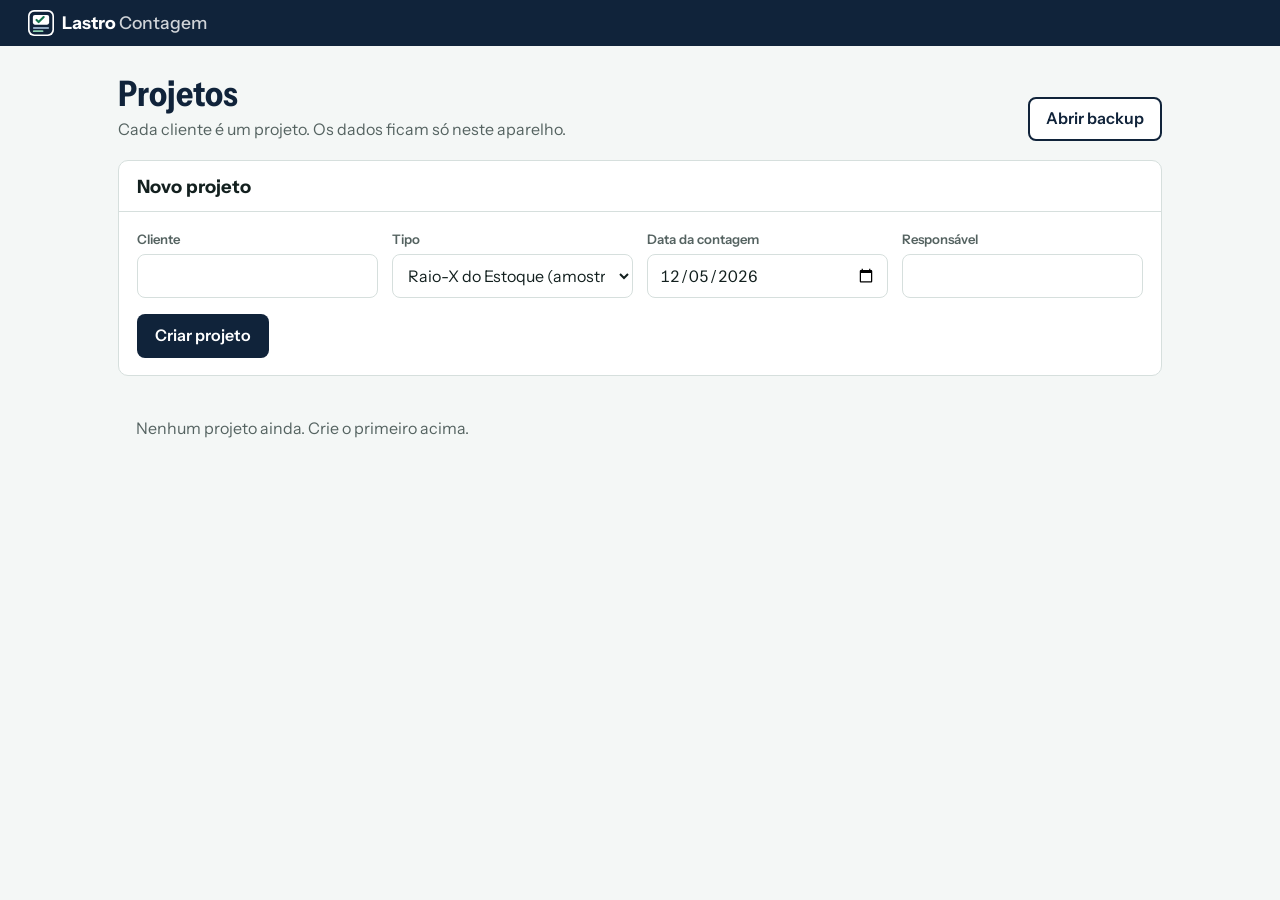
<file: app/index.html>
<!doctype html>
<html lang="pt-BR">
<head>
<meta charset="utf-8">
<meta name="viewport" content="width=device-width, initial-scale=1, viewport-fit=cover">
<meta name="robots" content="noindex, nofollow">
<meta name="theme-color" content="#10233a">
<title>Lastro Contagem</title>
<link rel="icon" href="../assets/logo.svg" type="image/svg+xml">
<link rel="manifest" href="manifest.webmanifest">
<link rel="stylesheet" href="app.css">
</head>
<body>
<header class="barra">
  <a class="marca" href="#projetos"><img src="../assets/logo.svg" alt=""><span>Lastro <b>Contagem</b></span></a>
  <span class="offline" id="offline" hidden>Sem internet: tudo continua salvo neste aparelho</span>
</header>
<main id="tela"><p class="vazio">Abrindo…</p></main>
<div class="avisos" id="avisos" aria-live="polite"></div>
<script src="planilha.js"></script>
<script src="app.js"></script>
</body>
</html>
</file>
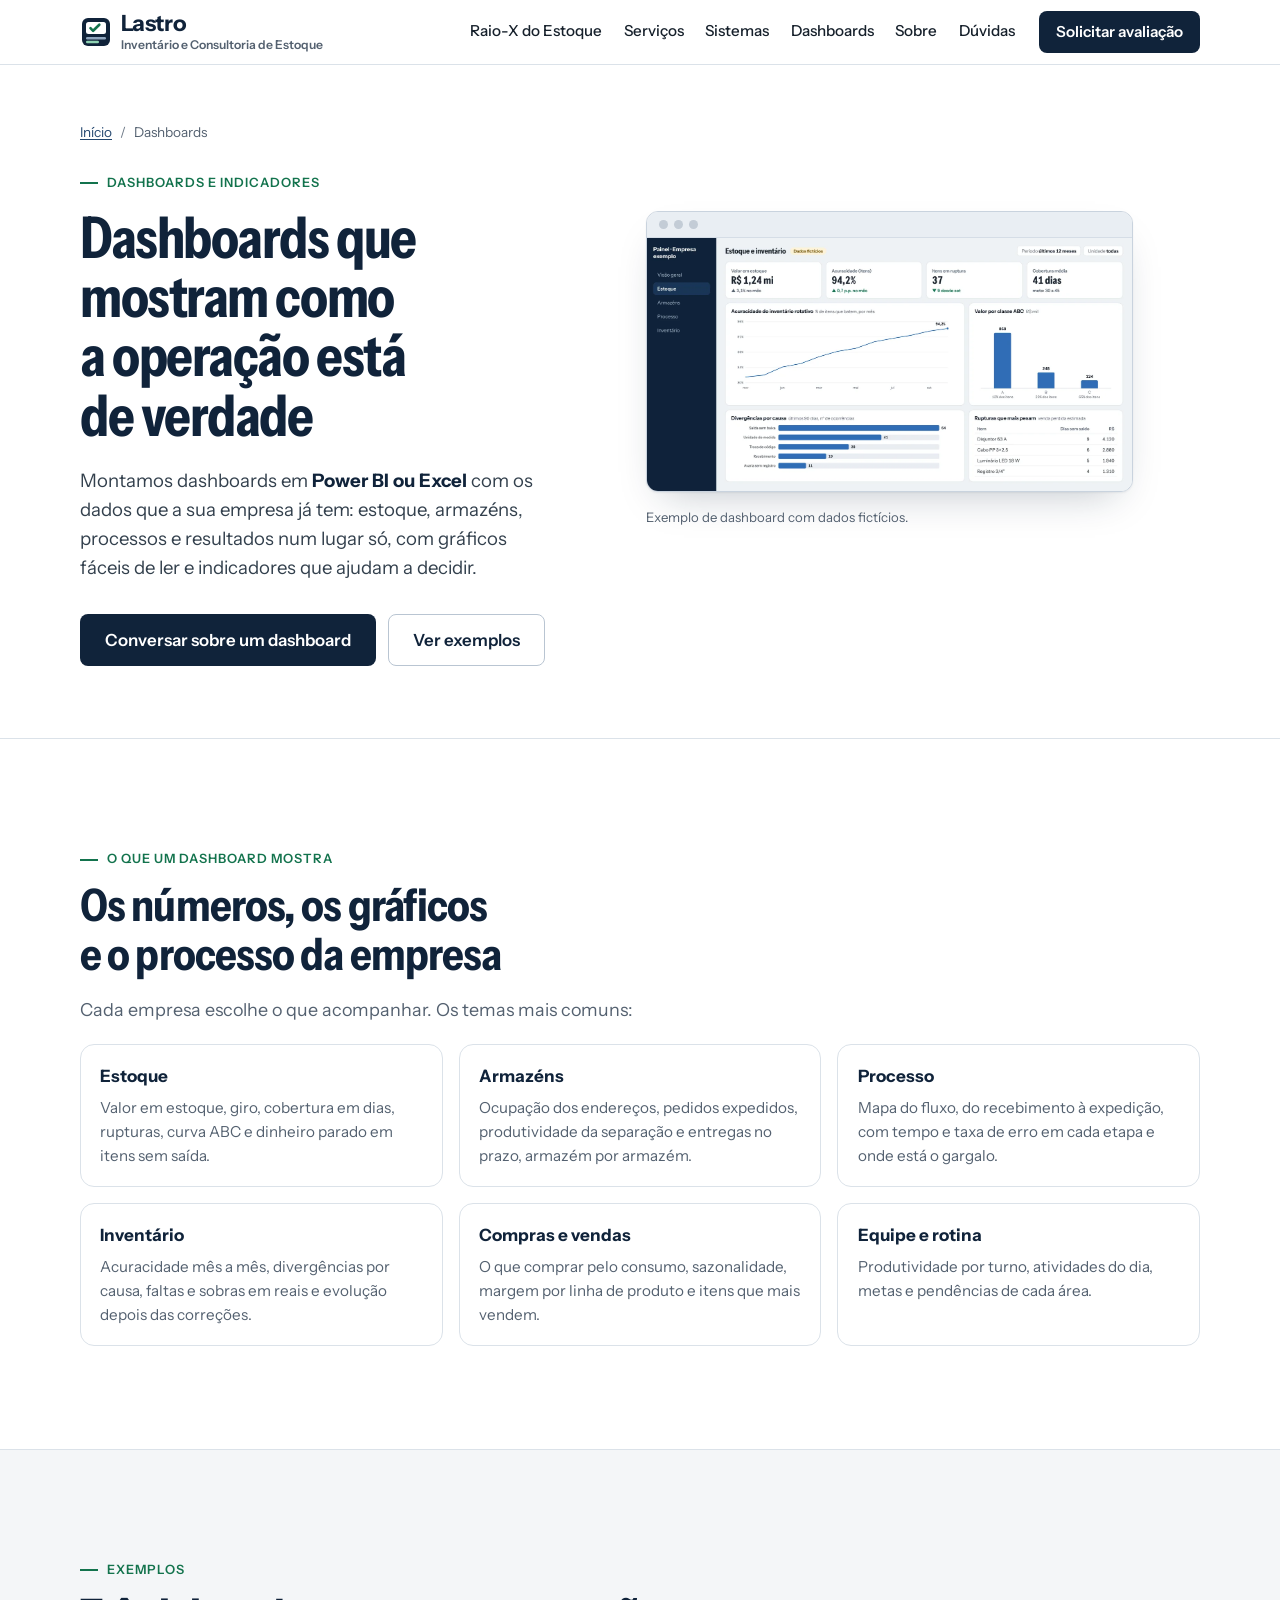
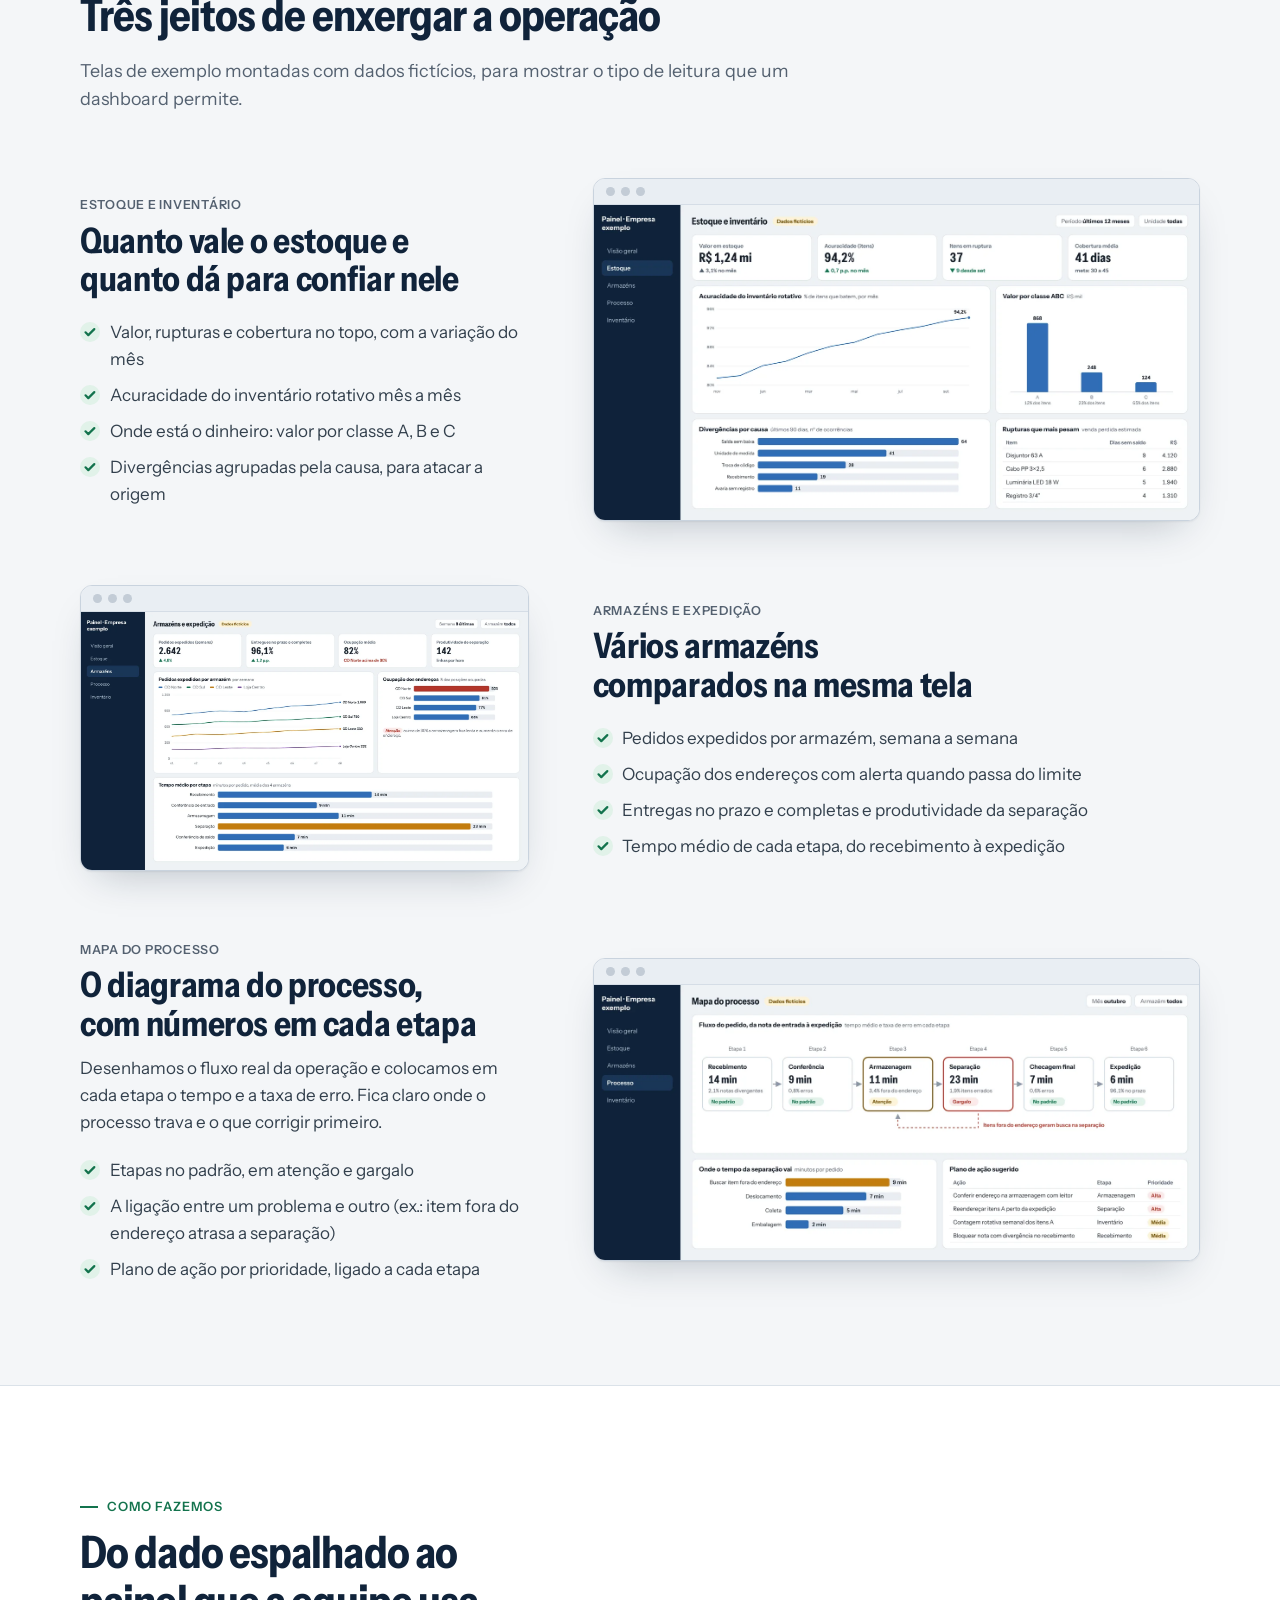
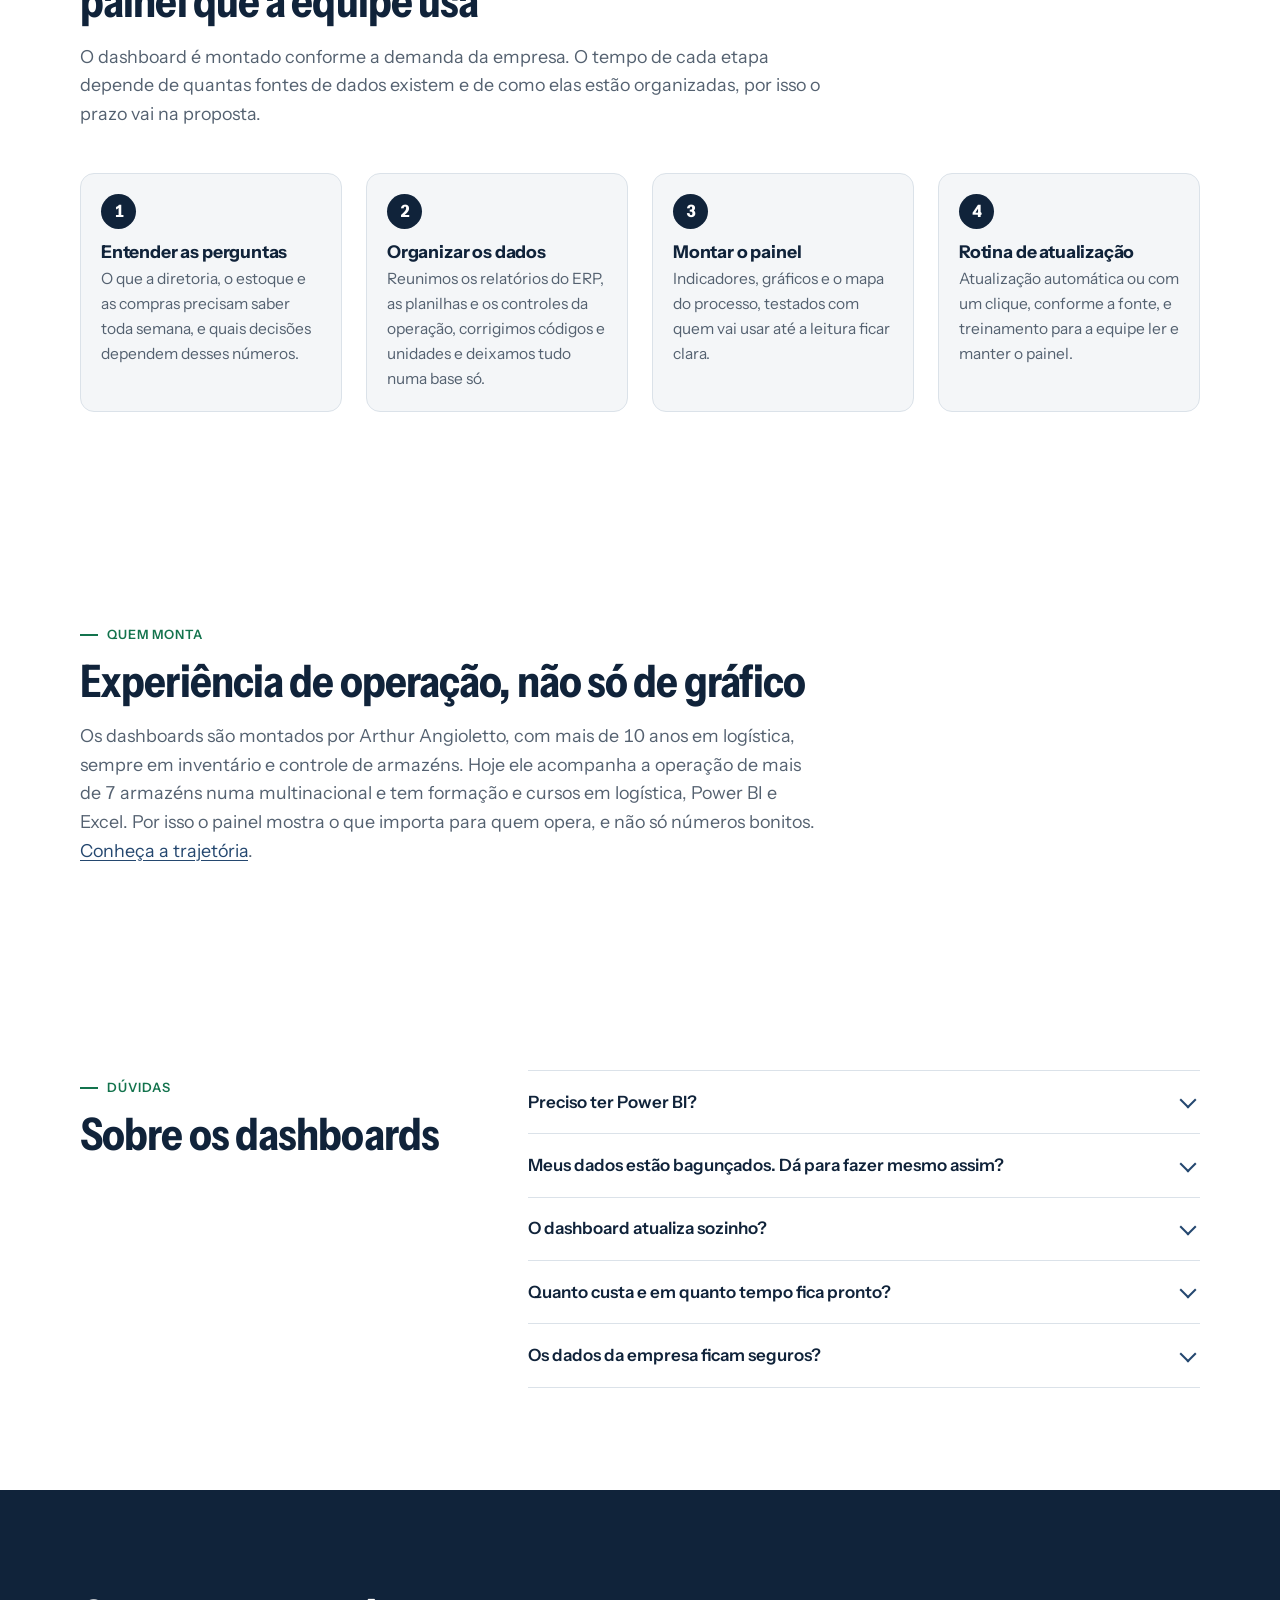
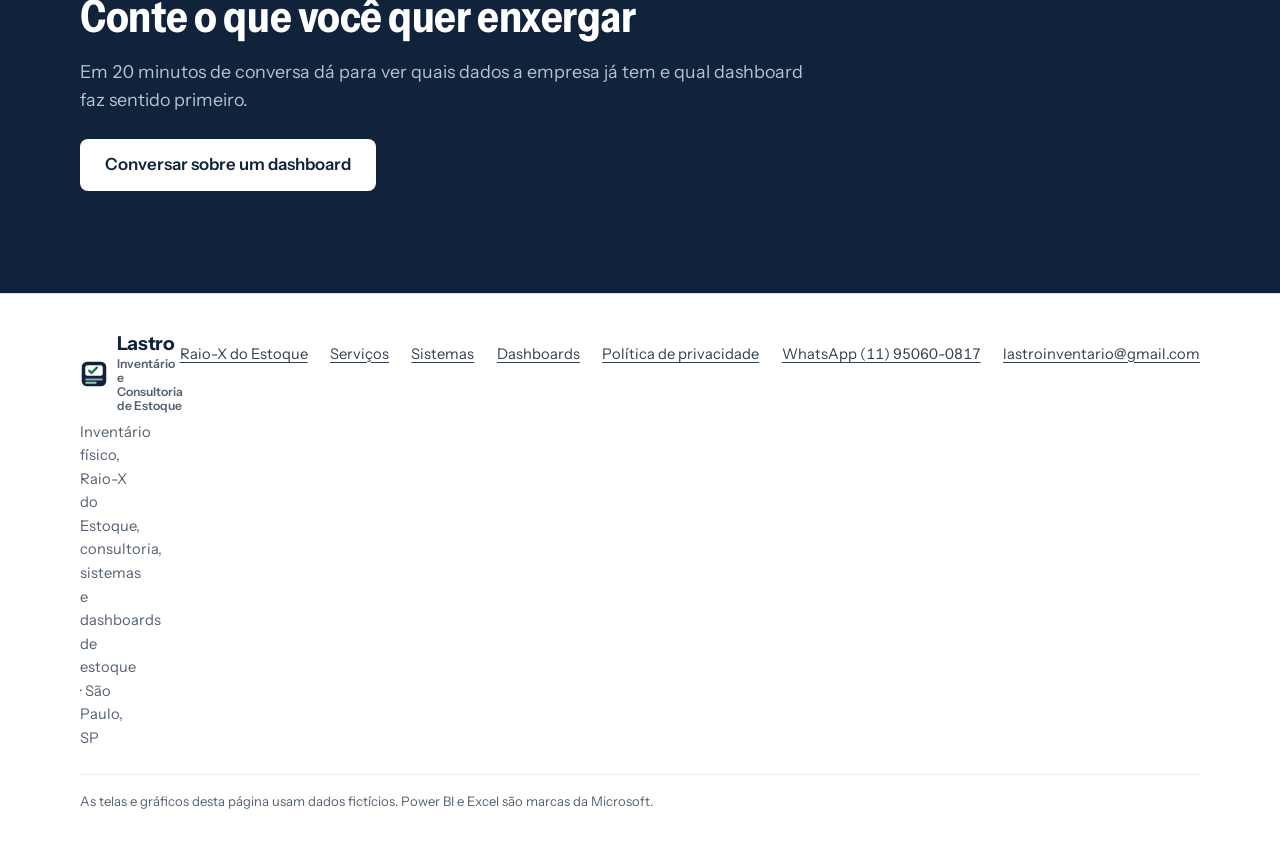
<file: dashboards.html>
<!doctype html>
<html lang="pt-BR">
<head>
<meta charset="utf-8">
<meta name="viewport" content="width=device-width, initial-scale=1">
<title>Dashboards em Power BI e Excel para Estoque e Logística | Lastro</title>
<meta name="description" content="Dashboards em Power BI e Excel para estoque, armazéns e processos logísticos: indicadores, gráficos e mapa do processo com os dados que a sua empresa já tem.">
<link rel="canonical" href="https://lastroinventario.com.br/dashboards.html">
<meta name="robots" content="index, follow">
<meta property="og:type" content="website">
<meta property="og:locale" content="pt_BR">
<meta property="og:site_name" content="Lastro Inventário e Consultoria de Estoque">
<meta property="og:title" content="Dashboards de estoque e logística em Power BI e Excel | Lastro">
<meta property="og:description" content="Indicadores de estoque, armazéns e processos num painel só, montado com os dados que a sua empresa já tem.">
<meta property="og:url" content="https://lastroinventario.com.br/dashboards.html">
<meta property="og:image" content="https://lastroinventario.com.br/assets/og.png">
<meta name="twitter:card" content="summary_large_image">
<meta name="theme-color" content="#10233a">
<link rel="icon" href="assets/logo.svg" type="image/svg+xml">
<link rel="apple-touch-icon" href="assets/apple-touch-icon.png">
<link rel="preload" href="assets/instrument-sans.woff" as="font" type="font/woff" crossorigin>
<link rel="stylesheet" href="assets/site.css">
<script>document.documentElement.classList.add("js");</script>
<script type="application/ld+json">
[{
  "@context": "https://schema.org",
  "@type": "Service",
  "name": "Dashboards e indicadores de estoque e logística",
  "serviceType": "Desenvolvimento de dashboards em Power BI e Excel",
  "provider": { "@type": "ProfessionalService", "name": "Lastro Inventário e Consultoria de Estoque", "url": "https://lastroinventario.com.br/" },
  "areaServed": { "@type": "City", "name": "São Paulo" },
  "url": "https://lastroinventario.com.br/dashboards.html"
},{
  "@context": "https://schema.org",
  "@type": "BreadcrumbList",
  "itemListElement": [
    { "@type": "ListItem", "position": 1, "name": "Início", "item": "https://lastroinventario.com.br/" },
    { "@type": "ListItem", "position": 2, "name": "Dashboards", "item": "https://lastroinventario.com.br/dashboards.html" }
  ]
}]
</script>
</head>
<body>
<a class="pular" href="#conteudo">Pular para o conteúdo</a>

<header class="topo" id="topo">
  <div class="faixa topo-faixa">
    <a class="marca" href="index.html" aria-label="Lastro Inventário e Consultoria de Estoque, página inicial"><img src="assets/logo.svg" alt="" width="32" height="32"><span class="marca-nome">Lastro<small>Inventário e Consultoria de Estoque</small></span></a>
    <button class="menu-botao" type="button" aria-expanded="false" aria-controls="menu" id="menu-botao">
      <span class="menu-icone" aria-hidden="true"><i></i><i></i><i></i></span><span class="menu-texto">Menu</span>
    </button>
    <nav class="menu" id="menu" aria-label="Principal">
      <ul>
        <li class="so-movel"><a href="index.html">Início</a></li>
        <li><a href="index.html#raio-x">Raio-X do Estoque</a></li>
        <li><a href="index.html#servicos">Serviços</a></li>
        <li><a href="sistemas.html">Sistemas</a></li>
        <li><a href="dashboards.html" aria-current="page">Dashboards</a></li>
        <li><a href="index.html#sobre">Sobre</a></li>
        <li><a href="index.html#duvidas">Dúvidas</a></li>
      </ul>
      <a class="btn btn-principal btn-topo" href="index.html?interesse=Dashboards+e+indicadores#contato">Solicitar avaliação</a>
    </nav>
  </div>
</header>

<main id="conteudo">

<!-- ===================== ABERTURA ===================== -->
<section class="sis-abertura" id="inicio" aria-labelledby="dash-titulo">
  <div class="faixa sis-abertura-grade">
    <div>
      <nav class="trilha-nav" aria-label="Você está em"><ol><li><a href="index.html">Início</a></li><li aria-current="page">Dashboards</li></ol></nav>
      <p class="sobretitulo">Dashboards e indicadores</p>
      <h1 id="dash-titulo">Dashboards que mostram como a operação está de verdade</h1>
      <p class="chamada">Montamos dashboards em <strong>Power BI ou Excel</strong> com os dados que a sua empresa já tem: estoque, armazéns, processos e resultados num lugar só, com gráficos fáceis de ler e indicadores que ajudam a decidir.</p>
      <div class="acoes">
        <a class="btn btn-principal btn-grande" href="index.html?interesse=Dashboards+e+indicadores#contato">Conversar sobre um dashboard</a>
        <a class="btn btn-secundario btn-grande" href="#exemplos">Ver exemplos</a>
      </div>
    </div>
    <figure class="mockups">
      <div class="tela-navegador"><span class="tela-barra" aria-hidden="true"><i></i><i></i><i></i></span>
        <img src="assets/img/dash-estoque.webp" width="1400" height="729" alt="Dashboard de estoque com valor em estoque, acuracidade de 94,2%, itens em ruptura, cobertura em dias, gráfico de acuracidade mês a mês, curva ABC e divergências por causa" loading="eager"></div>
      <figcaption>Exemplo de dashboard com dados fictícios.</figcaption>
    </figure>
  </div>
</section>

<!-- ===================== O QUE MOSTRA ===================== -->
<section class="secao" aria-labelledby="titulo-mostra">
  <div class="faixa">
    <div class="cabeca-secao">
      <p class="sobretitulo">O que um dashboard mostra</p>
      <h2 id="titulo-mostra">Os números, os gráficos e o processo da empresa</h2>
      <p class="lead">Cada empresa escolhe o que acompanhar. Os temas mais comuns:</p>
    </div>
    <ul class="modulos">
      <li><b>Estoque</b><span>Valor em estoque, giro, cobertura em dias, rupturas, curva ABC e dinheiro parado em itens sem saída.</span></li>
      <li><b>Armazéns</b><span>Ocupação dos endereços, pedidos expedidos, produtividade da separação e entregas no prazo, armazém por armazém.</span></li>
      <li><b>Processo</b><span>Mapa do fluxo, do recebimento à expedição, com tempo e taxa de erro em cada etapa e onde está o gargalo.</span></li>
      <li><b>Inventário</b><span>Acuracidade mês a mês, divergências por causa, faltas e sobras em reais e evolução depois das correções.</span></li>
      <li><b>Compras e vendas</b><span>O que comprar pelo consumo, sazonalidade, margem por linha de produto e itens que mais vendem.</span></li>
      <li><b>Equipe e rotina</b><span>Produtividade por turno, atividades do dia, metas e pendências de cada área.</span></li>
    </ul>
  </div>
</section>

<!-- ===================== EXEMPLOS ===================== -->
<section class="secao secao-paineis" id="exemplos" aria-labelledby="titulo-exemplos">
  <div class="faixa">
    <div class="cabeca-secao">
      <p class="sobretitulo">Exemplos</p>
      <h2 id="titulo-exemplos">Três jeitos de enxergar a operação</h2>
      <p class="lead">Telas de exemplo montadas com dados fictícios, para mostrar o tipo de leitura que um dashboard permite.</p>
    </div>

    <article class="produto">
      <div class="produto-texto">
        <p class="etapa-num">Estoque e inventário</p>
        <h3>Quanto vale o estoque e quanto dá para confiar nele</h3>
        <ul class="lista-check">
          <li>Valor, rupturas e cobertura no topo, com a variação do mês</li>
          <li>Acuracidade do inventário rotativo mês a mês</li>
          <li>Onde está o dinheiro: valor por classe A, B e C</li>
          <li>Divergências agrupadas pela causa, para atacar a origem</li>
        </ul>
      </div>
      <figure class="produto-imagem"><div class="tela-navegador"><span class="tela-barra" aria-hidden="true"><i></i><i></i><i></i></span>
        <img src="assets/img/dash-estoque.webp" width="1400" height="729" alt="Dashboard de estoque e inventário com indicadores, linha de acuracidade, barras da curva ABC e divergências por causa" loading="lazy"></div></figure>
    </article>

    <article class="produto produto-invertido">
      <div class="produto-texto">
        <p class="etapa-num">Armazéns e expedição</p>
        <h3>Vários armazéns comparados na mesma tela</h3>
        <ul class="lista-check">
          <li>Pedidos expedidos por armazém, semana a semana</li>
          <li>Ocupação dos endereços com alerta quando passa do limite</li>
          <li>Entregas no prazo e completas e produtividade da separação</li>
          <li>Tempo médio de cada etapa, do recebimento à expedição</li>
        </ul>
      </div>
      <figure class="produto-imagem"><div class="tela-navegador"><span class="tela-barra" aria-hidden="true"><i></i><i></i><i></i></span>
        <img src="assets/img/dash-armazens.webp" width="1400" height="809" alt="Dashboard de armazéns com pedidos expedidos por armazém, ocupação dos endereços e tempo médio por etapa" loading="lazy"></div></figure>
    </article>

    <article class="produto">
      <div class="produto-texto">
        <p class="etapa-num">Mapa do processo</p>
        <h3>O diagrama do processo, com números em cada etapa</h3>
        <p>Desenhamos o fluxo real da operação e colocamos em cada etapa o tempo e a taxa de erro. Fica claro onde o processo trava e o que corrigir primeiro.</p>
        <ul class="lista-check">
          <li>Etapas no padrão, em atenção e gargalo</li>
          <li>A ligação entre um problema e outro (ex.: item fora do endereço atrasa a separação)</li>
          <li>Plano de ação por prioridade, ligado a cada etapa</li>
        </ul>
      </div>
      <figure class="produto-imagem"><div class="tela-navegador"><span class="tela-barra" aria-hidden="true"><i></i><i></i><i></i></span>
        <img src="assets/img/dash-processo.webp" width="1400" height="636" alt="Mapa do processo com seis etapas, do recebimento à expedição, tempo e taxa de erro em cada uma, gargalo na separação e plano de ação" loading="lazy"></div></figure>
    </article>
  </div>
</section>

<!-- ===================== COMO FAZEMOS ===================== -->
<section class="secao" aria-labelledby="titulo-dash-como">
  <div class="faixa">
    <div class="cabeca-secao">
      <p class="sobretitulo">Como fazemos</p>
      <h2 id="titulo-dash-como">Do dado espalhado ao painel que a equipe usa</h2>
      <p class="lead">O dashboard é montado conforme a demanda da empresa. O tempo de cada etapa depende de quantas fontes de dados existem e de como elas estão organizadas, por isso o prazo vai na proposta.</p>
    </div>
    <ol class="sis-passos">
      <li><h3>Entender as perguntas</h3><p>O que a diretoria, o estoque e as compras precisam saber toda semana, e quais decisões dependem desses números.</p></li>
      <li><h3>Organizar os dados</h3><p>Reunimos os relatórios do ERP, as planilhas e os controles da operação, corrigimos códigos e unidades e deixamos tudo numa base só.</p></li>
      <li><h3>Montar o painel</h3><p>Indicadores, gráficos e o mapa do processo, testados com quem vai usar até a leitura ficar clara.</p></li>
      <li><h3>Rotina de atualização</h3><p>Atualização automática ou com um clique, conforme a fonte, e treinamento para a equipe ler e manter o painel.</p></li>
    </ol>
  </div>
</section>

<!-- ===================== QUEM MONTA ===================== -->
<section class="secao secao-quem" aria-labelledby="titulo-dash-quem">
  <div class="faixa">
    <div class="cabeca-secao">
      <p class="sobretitulo">Quem monta</p>
      <h2 id="titulo-dash-quem">Experiência de operação, não só de gráfico</h2>
      <p class="lead">Os dashboards são montados por Arthur Angioletto, com mais de 10 anos em logística, sempre em inventário e controle de armazéns. Hoje ele acompanha a operação de mais de 7 armazéns numa multinacional e tem formação e cursos em logística, Power BI e Excel. Por isso o painel mostra o que importa para quem opera, e não só números bonitos. <a href="index.html#sobre">Conheça a trajetória</a>.</p>
    </div>
  </div>
</section>

<!-- ===================== PERGUNTAS ===================== -->
<section class="secao secao-duvidas" aria-labelledby="titulo-dash-duvidas">
  <div class="faixa duvidas-grade">
    <div class="cabeca-secao">
      <p class="sobretitulo">Dúvidas</p>
      <h2 id="titulo-dash-duvidas">Sobre os dashboards</h2>
    </div>
    <div class="duvidas">
      <details><summary>Preciso ter Power BI?</summary><p>Não necessariamente. O Power BI Desktop é gratuito para montar e usar no computador. Para compartilhar pela internet com outras pessoas, a Microsoft costuma exigir licença paga por usuário. Quando isso não compensa, o dashboard pode ser entregue em Excel.</p></details>
      <details><summary>Meus dados estão bagunçados. Dá para fazer mesmo assim?</summary><p>Sim. Organizar os dados faz parte do trabalho: códigos duplicados, unidades diferentes e planilhas soltas são tratados antes do painel. Se o próprio saldo não for confiável, o primeiro passo pode ser um Raio-X do Estoque.</p></details>
      <details><summary>O dashboard atualiza sozinho?</summary><p>Depende de onde os dados estão. Quando o sistema permite, a atualização é automática; quando os dados vêm de relatórios exportados, a rotina fica em um clique. Isso é combinado na proposta.</p></details>
      <details><summary>Quanto custa e em quanto tempo fica pronto?</summary><p>Depende do número de fontes de dados, dos indicadores e de quantas telas o painel terá. Depois da conversa inicial você recebe escopo, prazo e preço por escrito.</p></details>
      <details><summary>Os dados da empresa ficam seguros?</summary><p>Os arquivos são usados só no seu projeto, com termo de confidencialidade se você quiser. O painel e a base ficam com a sua empresa.</p></details>
    </div>
  </div>
</section>

<section class="secao secao-contato sis-cta" id="contato" aria-labelledby="titulo-dash-cta">
  <div class="faixa">
    <h2 id="titulo-dash-cta">Conte o que você quer enxergar</h2>
    <p class="lead">Em 20 minutos de conversa dá para ver quais dados a empresa já tem e qual dashboard faz sentido primeiro.</p>
    <div class="acoes"><a class="btn btn-claro btn-grande" href="index.html?interesse=Dashboards+e+indicadores#contato">Conversar sobre um dashboard</a></div>
  </div>
</section>
</main>

<footer class="rodape">
  <div class="faixa rodape-grade">
    <div>
      <a class="marca marca-rodape" href="index.html"><img src="assets/logo.svg" alt="" width="28" height="28"><span class="marca-nome">Lastro<small>Inventário e Consultoria de Estoque</small></span></a>
      <p>Inventário físico, Raio-X do Estoque, consultoria, sistemas e dashboards de estoque · São Paulo, SP</p>
    </div>
    <nav aria-label="Rodapé">
      <ul>
        <li><a href="index.html#raio-x">Raio-X do Estoque</a></li>
        <li><a href="index.html#servicos">Serviços</a></li>
        <li><a href="sistemas.html">Sistemas</a></li>
        <li><a href="dashboards.html">Dashboards</a></li>
        <li><a href="privacidade.html">Política de privacidade</a></li>
        <li><a href="https://wa.me/5511950600817" target="_blank" rel="noopener">WhatsApp (11) 95060-0817</a></li>
        <li><a href="mailto:lastroinventario@gmail.com">lastroinventario@gmail.com</a></li>
      </ul>
    </nav>
    <p class="rodape-nota">As telas e gráficos desta página usam dados fictícios. Power BI e Excel são marcas da Microsoft.</p>
  </div>
</footer>

<a class="cta-movel" id="cta-movel" href="index.html?interesse=Dashboards+e+indicadores#contato">Conversar sobre um dashboard</a>

<script src="assets/config.js"></script>
<script src="assets/site.js"></script>
</body>
</html>
</file>
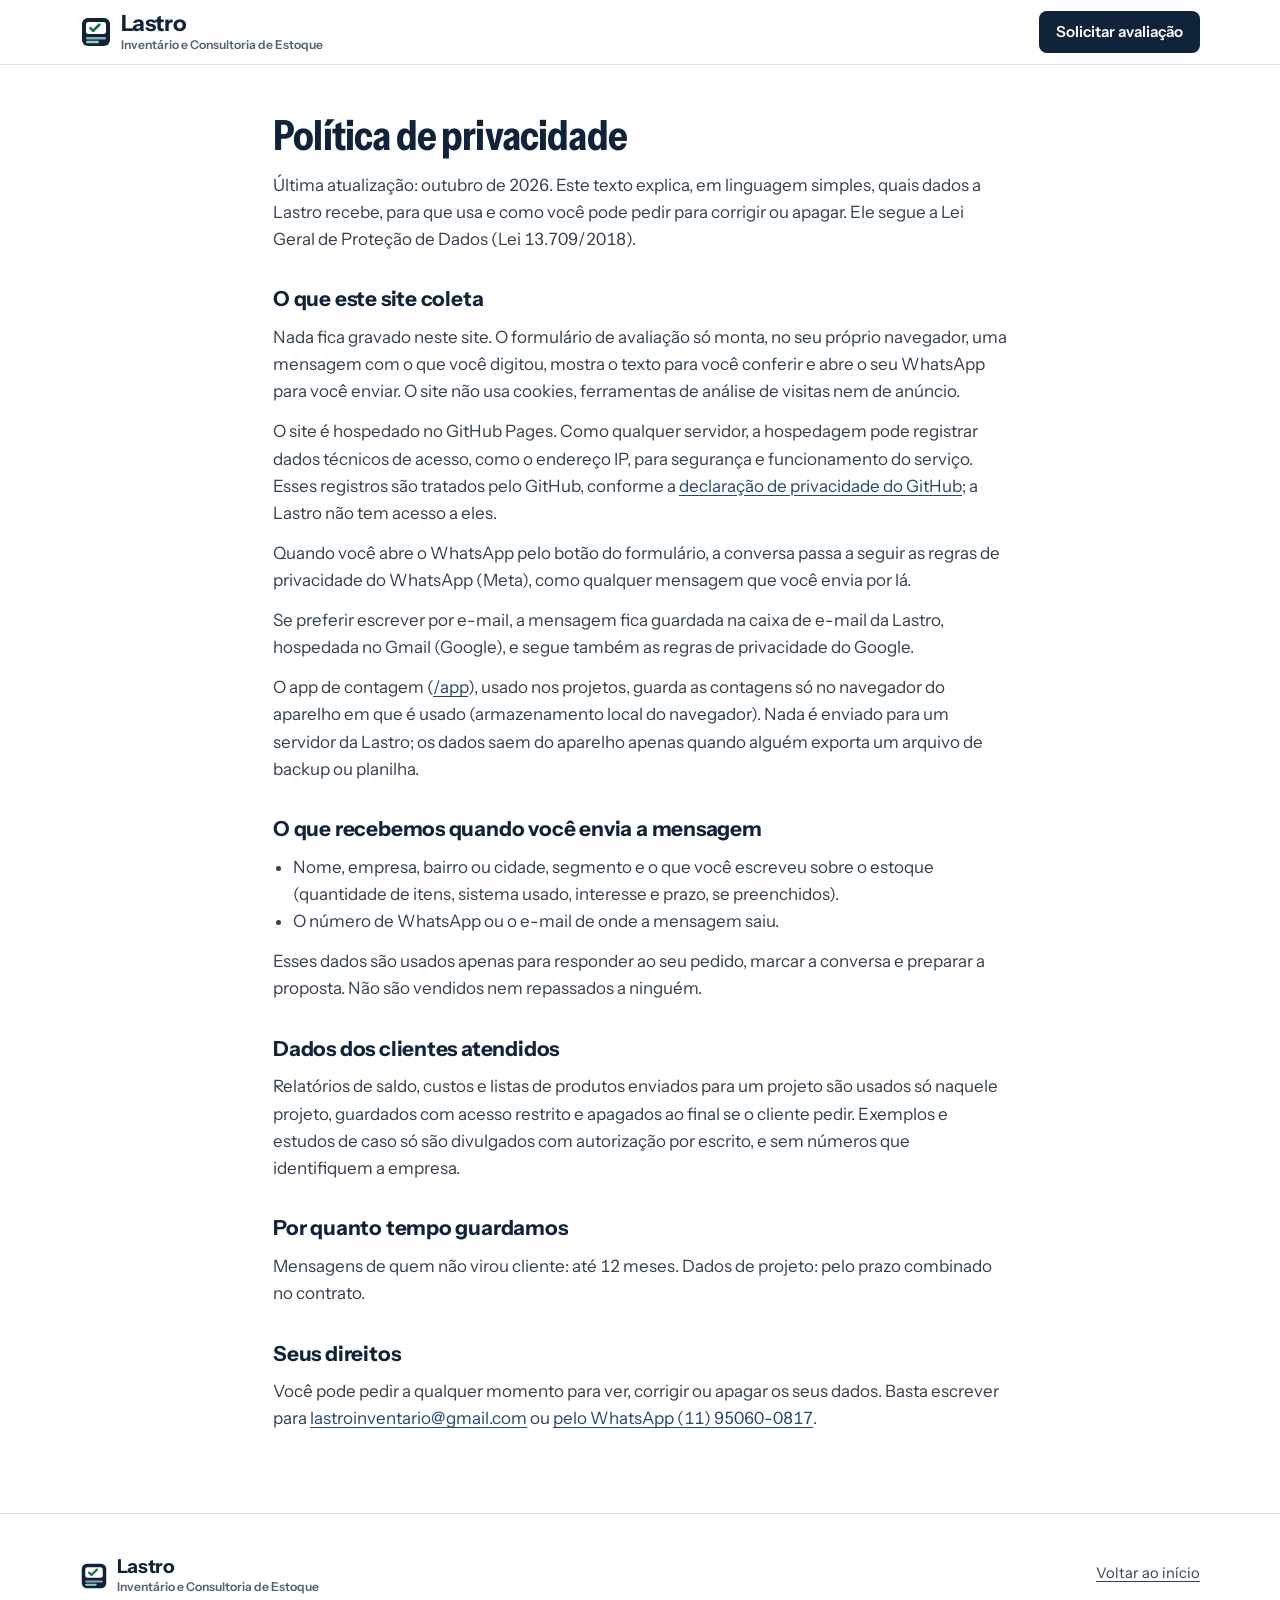
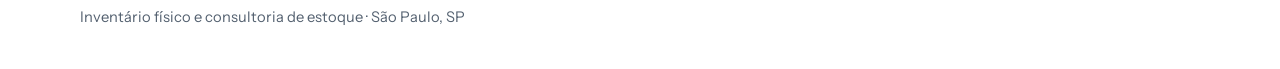
<file: privacidade.html>
<!doctype html>
<html lang="pt-BR">
<head>
<meta charset="utf-8">
<meta name="viewport" content="width=device-width, initial-scale=1">
<title>Política de privacidade | Lastro Inventário e Consultoria de Estoque</title>
<meta name="description" content="Como a Lastro trata os dados de quem pede uma avaliação e dos clientes atendidos.">
<link rel="canonical" href="https://lastroinventario.com.br/privacidade.html">
<meta name="theme-color" content="#10233a">
<link rel="apple-touch-icon" href="assets/apple-touch-icon.png">
<link rel="icon" href="assets/logo.svg" type="image/svg+xml">
<link rel="stylesheet" href="assets/site.css">
</head>
<body>
<a class="pular" href="#conteudo">Pular para o conteúdo</a>
<header class="topo topo-simples" id="topo"><div class="faixa topo-faixa"><a class="marca" href="index.html" aria-label="Lastro Inventário e Consultoria de Estoque, página inicial"><img src="assets/logo.svg" alt="" width="32" height="32"><span class="marca-nome">Lastro<small>Inventário e Consultoria de Estoque</small></span></a><a class="btn btn-principal btn-topo" href="index.html#contato">Solicitar avaliação</a></div></header>
<main class="faixa texto-longo" id="conteudo">
  <h1>Política de privacidade</h1>
  <p>Última atualização: outubro de 2026. Este texto explica, em linguagem simples, quais dados a Lastro recebe, para que usa e como você pode pedir para corrigir ou apagar. Ele segue a Lei Geral de Proteção de Dados (Lei 13.709/2018).</p>

  <h2>O que este site coleta</h2>
  <p>Nada fica gravado neste site. O formulário de avaliação só monta, no seu próprio navegador, uma mensagem com o que você digitou, mostra o texto para você conferir e abre o seu WhatsApp para você enviar. O site não usa cookies, ferramentas de análise de visitas nem de anúncio.</p>

  <p>O site é hospedado no GitHub Pages. Como qualquer servidor, a hospedagem pode registrar dados técnicos de acesso, como o endereço IP, para segurança e funcionamento do serviço. Esses registros são tratados pelo GitHub, conforme a <a href="https://docs.github.com/pt/site-policy/privacy-policies/github-general-privacy-statement" rel="noopener">declaração de privacidade do GitHub</a>; a Lastro não tem acesso a eles.</p>
  <p>Quando você abre o WhatsApp pelo botão do formulário, a conversa passa a seguir as regras de privacidade do WhatsApp (Meta), como qualquer mensagem que você envia por lá.</p>
  <p>Se preferir escrever por e-mail, a mensagem fica guardada na caixa de e-mail da Lastro, hospedada no Gmail (Google), e segue também as regras de privacidade do Google.</p>
  <p>O app de contagem (<a href="app/">/app</a>), usado nos projetos, guarda as contagens só no navegador do aparelho em que é usado (armazenamento local do navegador). Nada é enviado para um servidor da Lastro; os dados saem do aparelho apenas quando alguém exporta um arquivo de backup ou planilha.</p>

  <h2>O que recebemos quando você envia a mensagem</h2>
  <ul>
    <li>Nome, empresa, bairro ou cidade, segmento e o que você escreveu sobre o estoque (quantidade de itens, sistema usado, interesse e prazo, se preenchidos).</li>
    <li>O número de WhatsApp ou o e-mail de onde a mensagem saiu.</li>
  </ul>
  <p>Esses dados são usados apenas para responder ao seu pedido, marcar a conversa e preparar a proposta. Não são vendidos nem repassados a ninguém.</p>

  <h2>Dados dos clientes atendidos</h2>
  <p>Relatórios de saldo, custos e listas de produtos enviados para um projeto são usados só naquele projeto, guardados com acesso restrito e apagados ao final se o cliente pedir. Exemplos e estudos de caso só são divulgados com autorização por escrito, e sem números que identifiquem a empresa.</p>

  <h2>Por quanto tempo guardamos</h2>
  <p>Mensagens de quem não virou cliente: até 12 meses. Dados de projeto: pelo prazo combinado no contrato.</p>

  <h2>Seus direitos</h2>
  <p>Você pode pedir a qualquer momento para ver, corrigir ou apagar os seus dados. Basta escrever para <a href="mailto:lastroinventario@gmail.com">lastroinventario@gmail.com</a> ou <a href="https://wa.me/5511950600817" target="_blank" rel="noopener">pelo WhatsApp (11) 95060-0817</a>.</p>
</main>
<footer class="rodape"><div class="faixa rodape-grade"><div><a class="marca marca-rodape" href="index.html"><img src="assets/logo.svg" alt="" width="28" height="28"><span class="marca-nome">Lastro<small>Inventário e Consultoria de Estoque</small></span></a><p>Inventário físico e consultoria de estoque · São Paulo, SP</p></div><nav aria-label="Rodapé"><ul><li><a href="index.html">Voltar ao início</a></li></ul></nav></div></footer>
<script src="assets/config.js"></script>
</body>
</html>
</file>
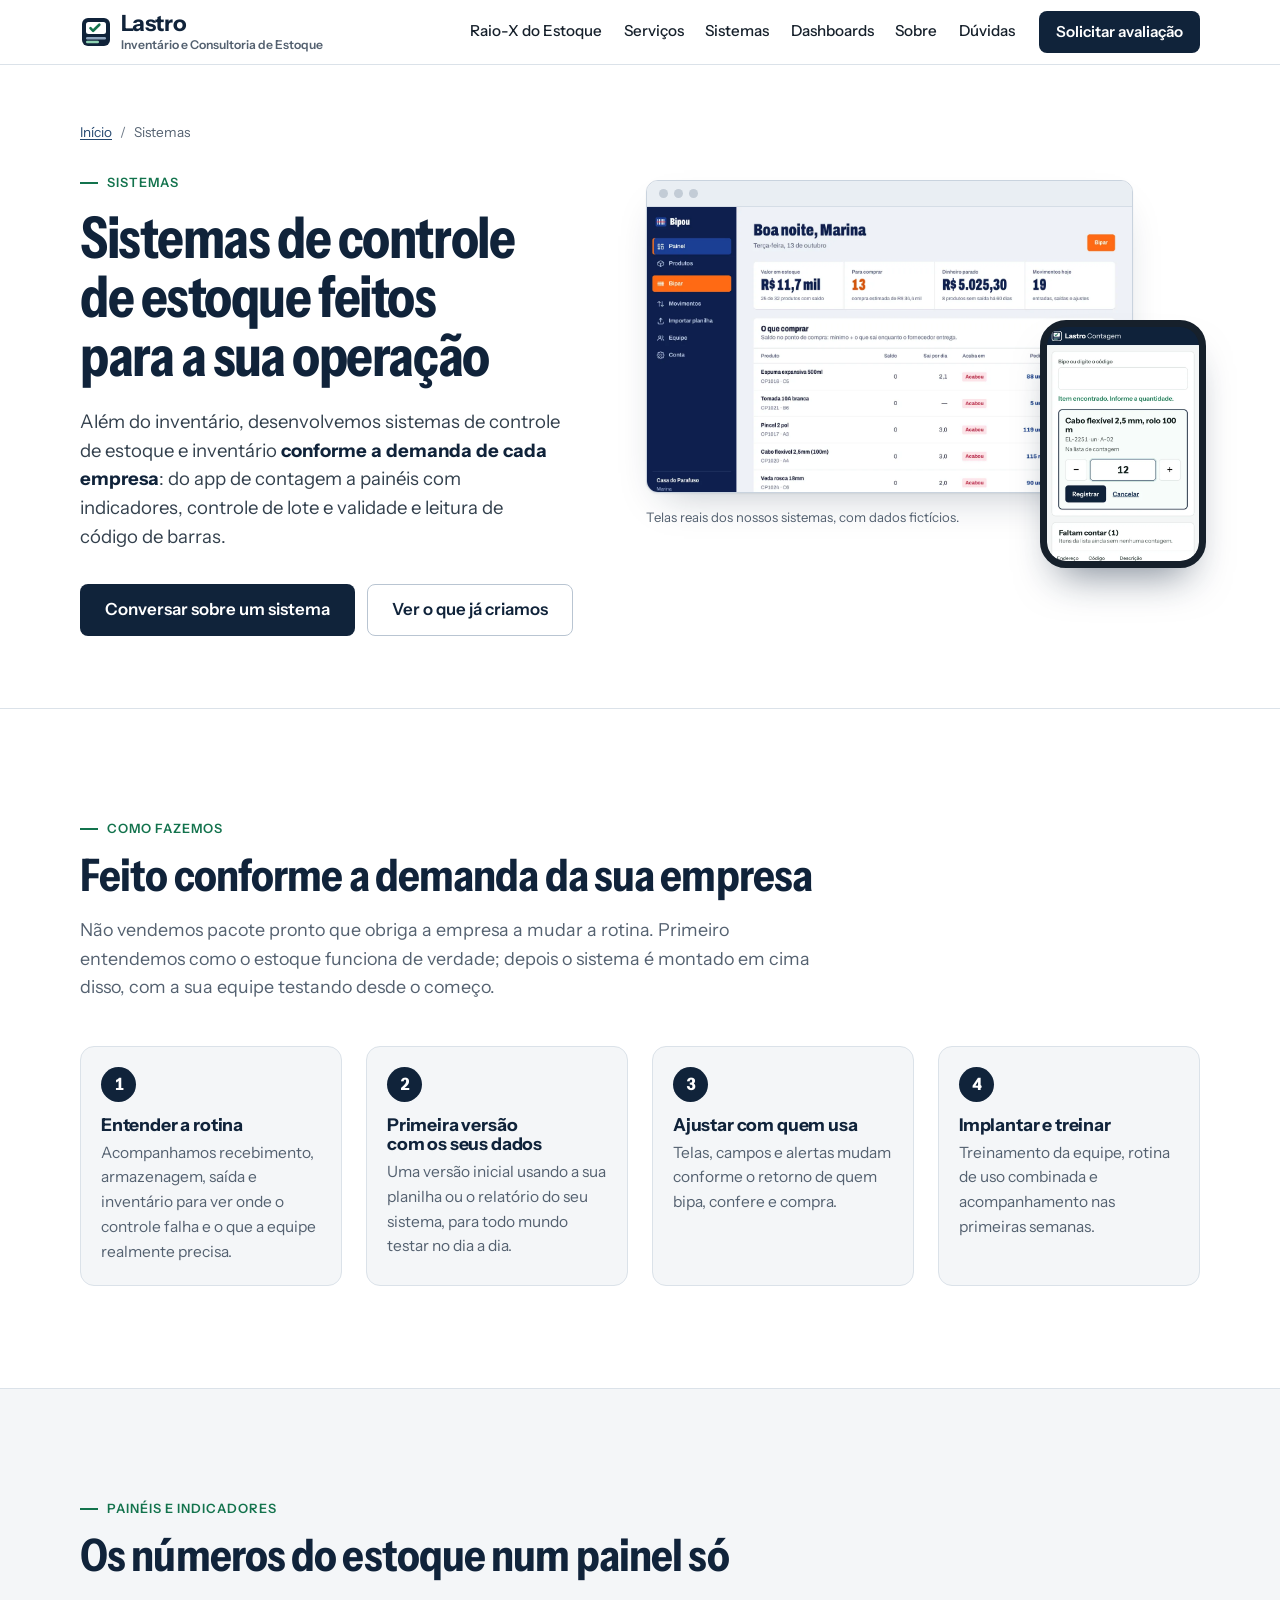
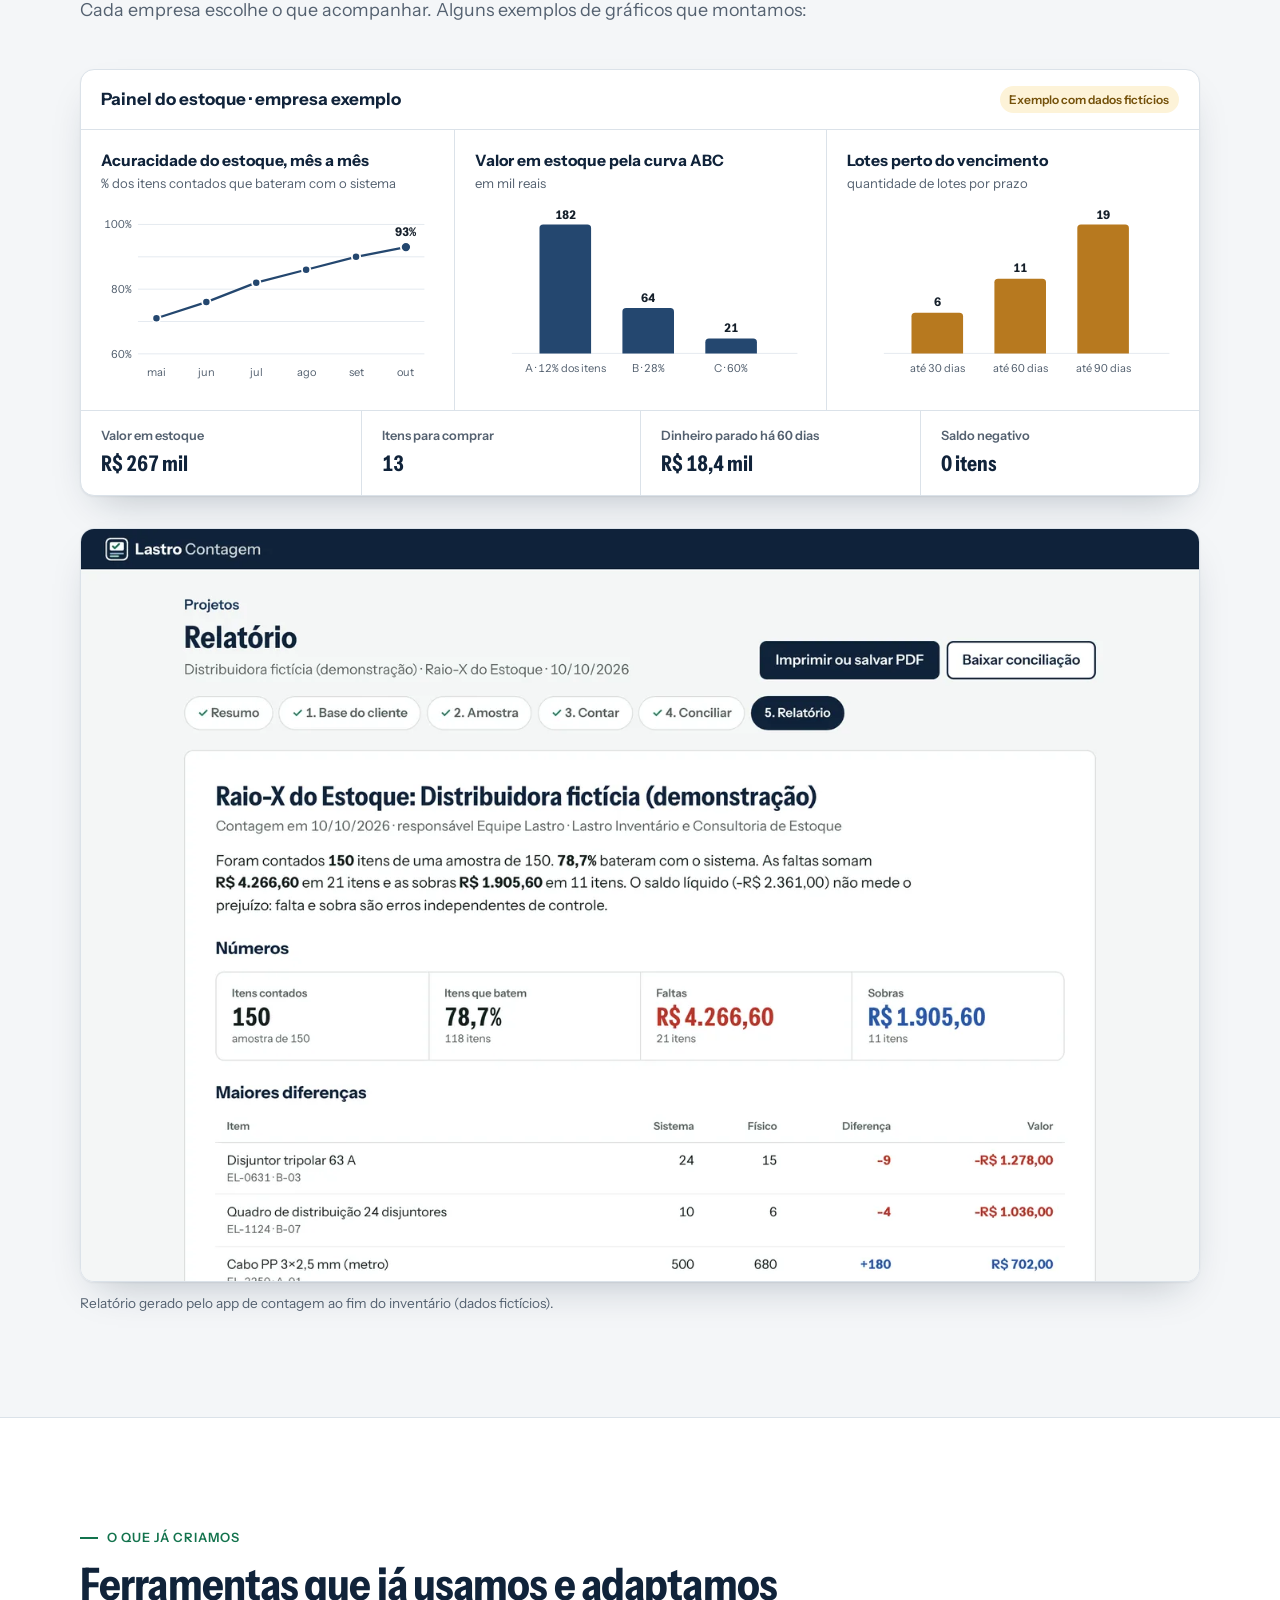
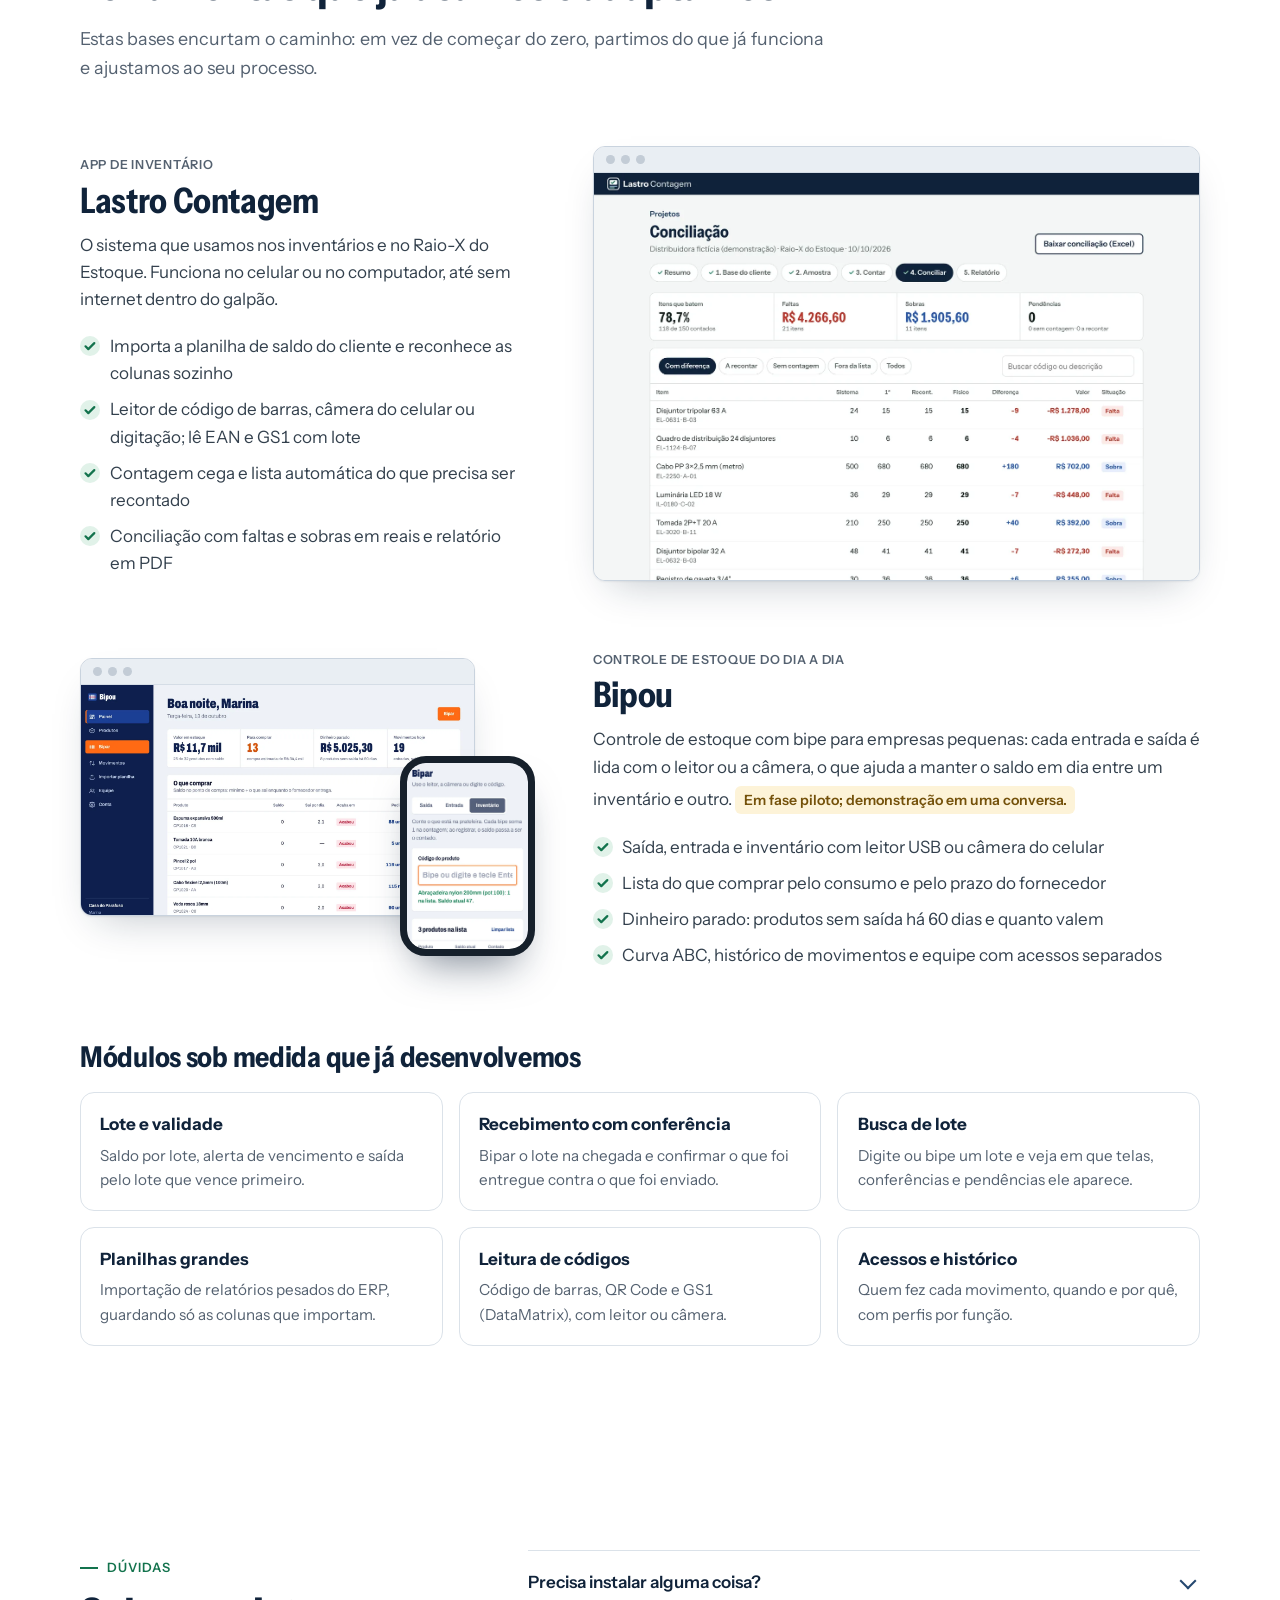
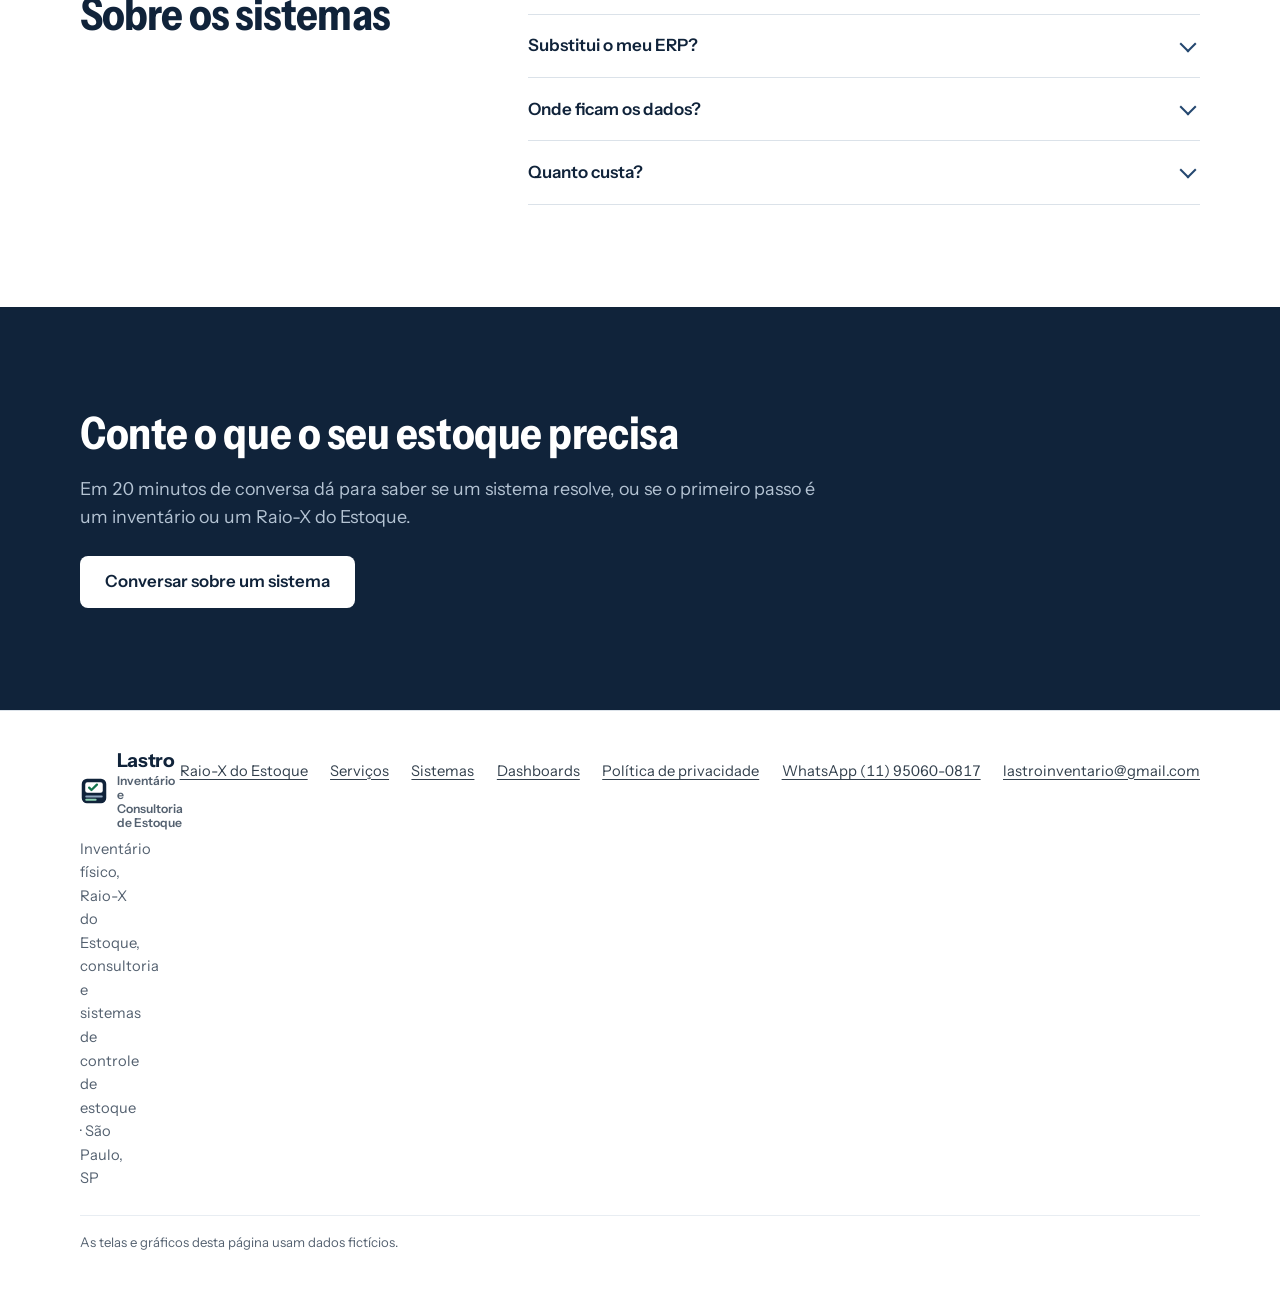
<file: sistemas.html>
<!doctype html>
<html lang="pt-BR">
<head>
<meta charset="utf-8">
<meta name="viewport" content="width=device-width, initial-scale=1">
<title>Sistema de Controle de Estoque e Inventário sob Medida | Lastro</title>
<meta name="description" content="Sistemas de controle de estoque e inventário sob medida: app de contagem, painéis com gráficos, lote e validade e leitura de código de barras.">
<link rel="canonical" href="https://lastroinventario.com.br/sistemas.html">
<meta name="robots" content="index, follow">
<meta property="og:type" content="website">
<meta property="og:locale" content="pt_BR">
<meta property="og:site_name" content="Lastro Inventário e Consultoria de Estoque">
<meta property="og:title" content="Sistemas de controle de estoque sob medida | Lastro">
<meta property="og:description" content="App de inventário, painéis com indicadores, lote e validade e leitura de código de barras, feitos conforme a demanda da sua empresa.">
<meta property="og:url" content="https://lastroinventario.com.br/sistemas.html">
<meta property="og:image" content="https://lastroinventario.com.br/assets/og.png">
<meta name="twitter:card" content="summary_large_image">
<meta name="theme-color" content="#10233a">
<link rel="icon" href="assets/logo.svg" type="image/svg+xml">
<link rel="apple-touch-icon" href="assets/apple-touch-icon.png">
<link rel="preload" href="assets/instrument-sans.woff" as="font" type="font/woff" crossorigin>
<link rel="stylesheet" href="assets/site.css">
<script>document.documentElement.classList.add("js");</script>
<script type="application/ld+json">
[{
  "@context": "https://schema.org",
  "@type": "Service",
  "name": "Desenvolvimento de sistemas de controle de estoque e inventário",
  "serviceType": "Sistema de controle de estoque sob medida",
  "provider": { "@type": "ProfessionalService", "name": "Lastro Inventário e Consultoria de Estoque", "url": "https://lastroinventario.com.br/" },
  "areaServed": { "@type": "City", "name": "São Paulo" },
  "url": "https://lastroinventario.com.br/sistemas.html"
},{
  "@context": "https://schema.org",
  "@type": "BreadcrumbList",
  "itemListElement": [
    { "@type": "ListItem", "position": 1, "name": "Início", "item": "https://lastroinventario.com.br/" },
    { "@type": "ListItem", "position": 2, "name": "Sistemas", "item": "https://lastroinventario.com.br/sistemas.html" }
  ]
}]
</script>
</head>
<body>
<a class="pular" href="#conteudo">Pular para o conteúdo</a>

<header class="topo" id="topo">
  <div class="faixa topo-faixa">
    <a class="marca" href="index.html" aria-label="Lastro Inventário e Consultoria de Estoque, página inicial"><img src="assets/logo.svg" alt="" width="32" height="32"><span class="marca-nome">Lastro<small>Inventário e Consultoria de Estoque</small></span></a>
    <button class="menu-botao" type="button" aria-expanded="false" aria-controls="menu" id="menu-botao">
      <span class="menu-icone" aria-hidden="true"><i></i><i></i><i></i></span><span class="menu-texto">Menu</span>
    </button>
    <nav class="menu" id="menu" aria-label="Principal">
      <ul>
        <li class="so-movel"><a href="index.html">Início</a></li>
        <li><a href="index.html#raio-x">Raio-X do Estoque</a></li>
        <li><a href="index.html#servicos">Serviços</a></li>
        <li><a href="sistemas.html" aria-current="page">Sistemas</a></li>
        <li><a href="dashboards.html">Dashboards</a></li>
        <li><a href="index.html#sobre">Sobre</a></li>
        <li><a href="index.html#duvidas">Dúvidas</a></li>
      </ul>
      <a class="btn btn-principal btn-topo" href="index.html?interesse=Sistema+de+controle+de+estoque#contato">Solicitar avaliação</a>
    </nav>
  </div>
</header>

<main id="conteudo">

<!-- ===================== ABERTURA ===================== -->
<section class="sis-abertura" id="inicio" aria-labelledby="sis-titulo">
  <div class="faixa sis-abertura-grade">
    <div>
      <nav class="trilha-nav" aria-label="Você está em"><ol><li><a href="index.html">Início</a></li><li aria-current="page">Sistemas</li></ol></nav>
      <p class="sobretitulo">Sistemas</p>
      <h1 id="sis-titulo">Sistemas de controle de estoque feitos para a sua operação</h1>
      <p class="chamada">Além do inventário, desenvolvemos sistemas de controle de estoque e inventário <strong>conforme a demanda de cada empresa</strong>: do app de contagem a painéis com indicadores, controle de lote e validade e leitura de código de barras.</p>
      <div class="acoes">
        <a class="btn btn-principal btn-grande" href="index.html?interesse=Sistema+de+controle+de+estoque#contato">Conversar sobre um sistema</a>
        <a class="btn btn-secundario btn-grande" href="#criamos">Ver o que já criamos</a>
      </div>
    </div>
    <figure class="mockups">
      <div class="tela-navegador"><span class="tela-barra" aria-hidden="true"><i></i><i></i><i></i></span>
        <img src="assets/img/bipou-painel.webp" width="1400" height="820" alt="Painel de controle de estoque com valor em estoque, itens para comprar, dinheiro parado e lista do que comprar" loading="eager"></div>
      <div class="tela-celular"><img src="assets/img/lastro-contar-celular.webp" width="560" height="862" alt="Tela de contagem no celular: item encontrado pelo código, quantidade 12 e botão registrar" loading="eager"></div>
      <figcaption>Telas reais dos nossos sistemas, com dados fictícios.</figcaption>
    </figure>
  </div>
</section>

<!-- ===================== SOB MEDIDA ===================== -->
<section class="secao" aria-labelledby="titulo-medida">
  <div class="faixa">
    <div class="cabeca-secao">
      <p class="sobretitulo">Como fazemos</p>
      <h2 id="titulo-medida">Feito conforme a demanda da sua empresa</h2>
      <p class="lead">Não vendemos pacote pronto que obriga a empresa a mudar a rotina. Primeiro entendemos como o estoque funciona de verdade; depois o sistema é montado em cima disso, com a sua equipe testando desde o começo.</p>
    </div>
    <ol class="sis-passos">
      <li><h3>Entender a rotina</h3><p>Acompanhamos recebimento, armazenagem, saída e inventário para ver onde o controle falha e o que a equipe realmente precisa.</p></li>
      <li><h3>Primeira versão com os seus dados</h3><p>Uma versão inicial usando a sua planilha ou o relatório do seu sistema, para todo mundo testar no dia a dia.</p></li>
      <li><h3>Ajustar com quem usa</h3><p>Telas, campos e alertas mudam conforme o retorno de quem bipa, confere e compra.</p></li>
      <li><h3>Implantar e treinar</h3><p>Treinamento da equipe, rotina de uso combinada e acompanhamento nas primeiras semanas.</p></li>
    </ol>
  </div>
</section>

<!-- ===================== PAINÉIS ===================== -->
<section class="secao secao-paineis" aria-labelledby="titulo-paineis">
  <div class="faixa">
    <div class="cabeca-secao">
      <p class="sobretitulo">Painéis e indicadores</p>
      <h2 id="titulo-paineis">Os números do estoque num painel só</h2>
      <p class="lead">Cada empresa escolhe o que acompanhar. Alguns exemplos de gráficos que montamos:</p>
    </div>

    <div class="painel-demo" role="region" aria-label="Exemplo de painel sob medida com dados fictícios">
      <div class="painel-demo-topo"><strong>Painel do estoque · empresa exemplo</strong><span class="selo">Exemplo com dados fictícios</span></div>
      <div class="graficos">
        <figure class="grafico">
          <figcaption><b>Acuracidade do estoque, mês a mês</b><span>% dos itens contados que bateram com o sistema</span></figcaption>
          <svg viewBox="0 0 360 200" role="img" aria-label="Linha subindo de 71% em maio para 93% em outubro">
            <g class="grade-g"><path d="M40 160H350M40 125H350M40 90H350M40 55H350M40 20H350"/></g>
            <g class="eixo-txt" text-anchor="end"><text x="34" y="164">60%</text><text x="34" y="94">80%</text><text x="34" y="24">100%</text></g>
            <polyline class="linha-serie" points="60,121.5 114,104 168,83 222,69 276,55 330,44.5"/>
            <g class="pontos">
              <circle cx="60" cy="121.5" r="4.5"><title>maio: 71%</title></circle><circle cx="114" cy="104" r="4.5"><title>junho: 76%</title></circle><circle cx="168" cy="83" r="4.5"><title>julho: 82%</title></circle><circle cx="222" cy="69" r="4.5"><title>agosto: 86%</title></circle><circle cx="276" cy="55" r="4.5"><title>setembro: 90%</title></circle><circle cx="330" cy="44.5" r="5.5"><title>outubro: 93%</title></circle>
            </g>
            <text class="rotulo-valor" x="330" y="32" text-anchor="middle">93%</text>
            <g class="eixo-txt" text-anchor="middle"><text x="60" y="184">mai</text><text x="114" y="184">jun</text><text x="168" y="184">jul</text><text x="222" y="184">ago</text><text x="276" y="184">set</text><text x="330" y="184">out</text></g>
          </svg>
          <table class="sr"><caption>Acuracidade por mês</caption><tr><th>mai</th><td>71%</td></tr><tr><th>jun</th><td>76%</td></tr><tr><th>jul</th><td>82%</td></tr><tr><th>ago</th><td>86%</td></tr><tr><th>set</th><td>90%</td></tr><tr><th>out</th><td>93%</td></tr></table>
        </figure>

        <figure class="grafico">
          <figcaption><b>Valor em estoque pela curva ABC</b><span>em mil reais</span></figcaption>
          <svg viewBox="0 0 360 200" role="img" aria-label="Classe A: 182 mil reais; classe B: 64 mil; classe C: 21 mil">
            <g class="grade-g"><path d="M40 160H350"/></g>
            <g class="barras-g">
              <path d="M70 160V24Q70 20 74 20H122Q126 20 126 24V160Z"><title>Classe A: R$ 182 mil</title></path>
              <path d="M160 160V114.8Q160 110.8 164 110.8H212Q216 110.8 216 114.8V160Z"><title>Classe B: R$ 64 mil</title></path>
              <path d="M250 160V147.8Q250 143.8 254 143.8H302Q306 143.8 306 147.8V160Z"><title>Classe C: R$ 21 mil</title></path>
            </g>
            <g class="rotulo-valor" text-anchor="middle"><text x="98" y="14">182</text><text x="188" y="104">64</text><text x="278" y="137">21</text></g>
            <g class="eixo-txt" text-anchor="middle"><text x="98" y="180">A · 12% dos itens</text><text x="188" y="180">B · 28%</text><text x="278" y="180">C · 60%</text></g>
          </svg>
          <table class="sr"><caption>Valor por classe</caption><tr><th>A</th><td>R$ 182 mil, 12% dos itens</td></tr><tr><th>B</th><td>R$ 64 mil, 28% dos itens</td></tr><tr><th>C</th><td>R$ 21 mil, 60% dos itens</td></tr></table>
        </figure>

        <figure class="grafico">
          <figcaption><b>Lotes perto do vencimento</b><span>quantidade de lotes por prazo</span></figcaption>
          <svg viewBox="0 0 360 200" role="img" aria-label="6 lotes vencem em até 30 dias, 11 em até 60 dias e 19 em até 90 dias">
            <g class="grade-g"><path d="M40 160H350"/></g>
            <g class="barras-g barras-aviso">
              <path d="M70 160V119.8Q70 115.8 74 115.8H122Q126 115.8 126 119.8V160Z"><title>Até 30 dias: 6 lotes</title></path>
              <path d="M160 160V82.9Q160 78.9 164 78.9H212Q216 78.9 216 82.9V160Z"><title>Até 60 dias: 11 lotes</title></path>
              <path d="M250 160V24Q250 20 254 20H302Q306 20 306 24V160Z"><title>Até 90 dias: 19 lotes</title></path>
            </g>
            <g class="rotulo-valor" text-anchor="middle"><text x="98" y="109">6</text><text x="188" y="72">11</text><text x="278" y="14">19</text></g>
            <g class="eixo-txt" text-anchor="middle"><text x="98" y="180">até 30 dias</text><text x="188" y="180">até 60 dias</text><text x="278" y="180">até 90 dias</text></g>
          </svg>
          <table class="sr"><caption>Lotes por prazo de vencimento</caption><tr><th>até 30 dias</th><td>6</td></tr><tr><th>até 60 dias</th><td>11</td></tr><tr><th>até 90 dias</th><td>19</td></tr></table>
        </figure>
      </div>
      <ul class="painel-kpis-mini">
        <li><span>Valor em estoque</span><b>R$ 267 mil</b></li>
        <li><span>Itens para comprar</span><b>13</b></li>
        <li><span>Dinheiro parado há 60 dias</span><b>R$ 18,4 mil</b></li>
        <li><span>Saldo negativo</span><b>0 itens</b></li>
      </ul>
    </div>

    <figure class="print-relatorio">
      <img src="assets/img/lastro-relatorio.webp" width="1400" height="941" alt="Relatório de inventário com itens contados, percentual que bate, faltas e sobras em reais e maiores diferenças" loading="lazy">
      <figcaption>Relatório gerado pelo app de contagem ao fim do inventário (dados fictícios).</figcaption>
    </figure>
  </div>
</section>

<!-- ===================== O QUE JÁ CRIAMOS ===================== -->
<section class="secao" id="criamos" aria-labelledby="titulo-criamos">
  <div class="faixa">
    <div class="cabeca-secao">
      <p class="sobretitulo">O que já criamos</p>
      <h2 id="titulo-criamos">Ferramentas que já usamos e adaptamos</h2>
      <p class="lead">Estas bases encurtam o caminho: em vez de começar do zero, partimos do que já funciona e ajustamos ao seu processo.</p>
    </div>

    <article class="produto">
      <div class="produto-texto">
        <p class="etapa-num">App de inventário</p>
        <h3>Lastro Contagem</h3>
        <p>O sistema que usamos nos inventários e no Raio-X do Estoque. Funciona no celular ou no computador, até sem internet dentro do galpão.</p>
        <ul class="lista-check">
          <li>Importa a planilha de saldo do cliente e reconhece as colunas sozinho</li>
          <li>Leitor de código de barras, câmera do celular ou digitação; lê EAN e GS1 com lote</li>
          <li>Contagem cega e lista automática do que precisa ser recontado</li>
          <li>Conciliação com faltas e sobras em reais e relatório em PDF</li>
        </ul>
      </div>
      <figure class="produto-imagem"><div class="tela-navegador"><span class="tela-barra" aria-hidden="true"><i></i><i></i><i></i></span>
        <img src="assets/img/lastro-conciliacao.webp" width="1400" height="941" alt="Tela de conciliação: itens que batem, faltas, sobras e tabela com sistema, contagem, recontagem, diferença e valor" loading="lazy"></div></figure>
    </article>

    <article class="produto produto-invertido">
      <div class="produto-texto">
        <p class="etapa-num">Controle de estoque do dia a dia</p>
        <h3>Bipou</h3>
        <p>Controle de estoque com bipe para empresas pequenas: cada entrada e saída é lida com o leitor ou a câmera, o que ajuda a manter o saldo em dia entre um inventário e outro. <span class="nota-status">Em fase piloto; demonstração em uma conversa.</span></p>
        <ul class="lista-check">
          <li>Saída, entrada e inventário com leitor USB ou câmera do celular</li>
          <li>Lista do que comprar pelo consumo e pelo prazo do fornecedor</li>
          <li>Dinheiro parado: produtos sem saída há 60 dias e quanto valem</li>
          <li>Curva ABC, histórico de movimentos e equipe com acessos separados</li>
        </ul>
      </div>
      <figure class="produto-imagem produto-duplo">
        <div class="tela-navegador"><span class="tela-barra" aria-hidden="true"><i></i><i></i><i></i></span><img src="assets/img/bipou-painel.webp" width="1400" height="820" alt="Painel do Bipou com valor em estoque, itens para comprar, dinheiro parado e movimentos do dia" loading="lazy"></div>
        <div class="tela-celular"><img src="assets/img/bipou-bipar-celular.webp" width="560" height="862" alt="Tela de inventário no celular com três produtos bipados na lista" loading="lazy"></div>
      </figure>
    </article>

    <div class="modulos-bloco">
      <h3>Módulos sob medida que já desenvolvemos</h3>
      <ul class="modulos">
        <li><b>Lote e validade</b><span>Saldo por lote, alerta de vencimento e saída pelo lote que vence primeiro.</span></li>
        <li><b>Recebimento com conferência</b><span>Bipar o lote na chegada e confirmar o que foi entregue contra o que foi enviado.</span></li>
        <li><b>Busca de lote</b><span>Digite ou bipe um lote e veja em que telas, conferências e pendências ele aparece.</span></li>
        <li><b>Planilhas grandes</b><span>Importação de relatórios pesados do ERP, guardando só as colunas que importam.</span></li>
        <li><b>Leitura de códigos</b><span>Código de barras, QR Code e GS1 (DataMatrix), com leitor ou câmera.</span></li>
        <li><b>Acessos e histórico</b><span>Quem fez cada movimento, quando e por quê, com perfis por função.</span></li>
      </ul>
    </div>
  </div>
</section>

<!-- ===================== PERGUNTAS ===================== -->
<section class="secao secao-duvidas" aria-labelledby="titulo-sis-duvidas">
  <div class="faixa duvidas-grade">
    <div class="cabeca-secao">
      <p class="sobretitulo">Dúvidas</p>
      <h2 id="titulo-sis-duvidas">Sobre os sistemas</h2>
    </div>
    <div class="duvidas">
      <details><summary>Precisa instalar alguma coisa?</summary><p>Não. Os sistemas rodam no navegador do computador ou do celular. Leitores de código de barras USB ou Bluetooth funcionam sem configuração.</p></details>
      <details><summary>Substitui o meu ERP?</summary><p>Não é a ideia. O sistema cobre o que o ERP não resolve bem no estoque (contagem, conferência, lote, indicadores) e conversa com ele por planilha ou relatório exportado. Integração direta é avaliada caso a caso.</p></details>
      <details><summary>Onde ficam os dados?</summary><p>Em um banco de dados da sua empresa ou em um serviço de nuvem que você escolhe. Os dados são seus e podem ser exportados a qualquer momento.</p></details>
      <details><summary>Quanto custa?</summary><p>Depende do que o sistema precisa fazer. Depois da conversa inicial você recebe uma proposta com escopo, prazo e preço por escrito.</p></details>
    </div>
  </div>
</section>

<section class="secao secao-contato sis-cta" id="contato" aria-labelledby="titulo-sis-cta">
  <div class="faixa">
    <h2 id="titulo-sis-cta">Conte o que o seu estoque precisa</h2>
    <p class="lead">Em 20 minutos de conversa dá para saber se um sistema resolve, ou se o primeiro passo é um inventário ou um Raio-X do Estoque.</p>
    <div class="acoes"><a class="btn btn-claro btn-grande" href="index.html?interesse=Sistema+de+controle+de+estoque#contato">Conversar sobre um sistema</a></div>
  </div>
</section>
</main>

<footer class="rodape">
  <div class="faixa rodape-grade">
    <div>
      <a class="marca marca-rodape" href="index.html"><img src="assets/logo.svg" alt="" width="28" height="28"><span class="marca-nome">Lastro<small>Inventário e Consultoria de Estoque</small></span></a>
      <p>Inventário físico, Raio-X do Estoque, consultoria e sistemas de controle de estoque · São Paulo, SP</p>
    </div>
    <nav aria-label="Rodapé">
      <ul>
        <li><a href="index.html#raio-x">Raio-X do Estoque</a></li>
        <li><a href="index.html#servicos">Serviços</a></li>
        <li><a href="sistemas.html">Sistemas</a></li>
        <li><a href="dashboards.html">Dashboards</a></li>
        <li><a href="privacidade.html">Política de privacidade</a></li>
        <li><a href="https://wa.me/5511950600817" target="_blank" rel="noopener">WhatsApp (11) 95060-0817</a></li>
        <li><a href="mailto:lastroinventario@gmail.com">lastroinventario@gmail.com</a></li>
      </ul>
    </nav>
    <p class="rodape-nota">As telas e gráficos desta página usam dados fictícios.</p>
  </div>
</footer>

<a class="cta-movel" id="cta-movel" href="index.html?interesse=Sistema+de+controle+de+estoque#contato">Conversar sobre um sistema</a>

<script src="assets/config.js"></script>
<script src="assets/site.js"></script>
</body>
</html>
</file>
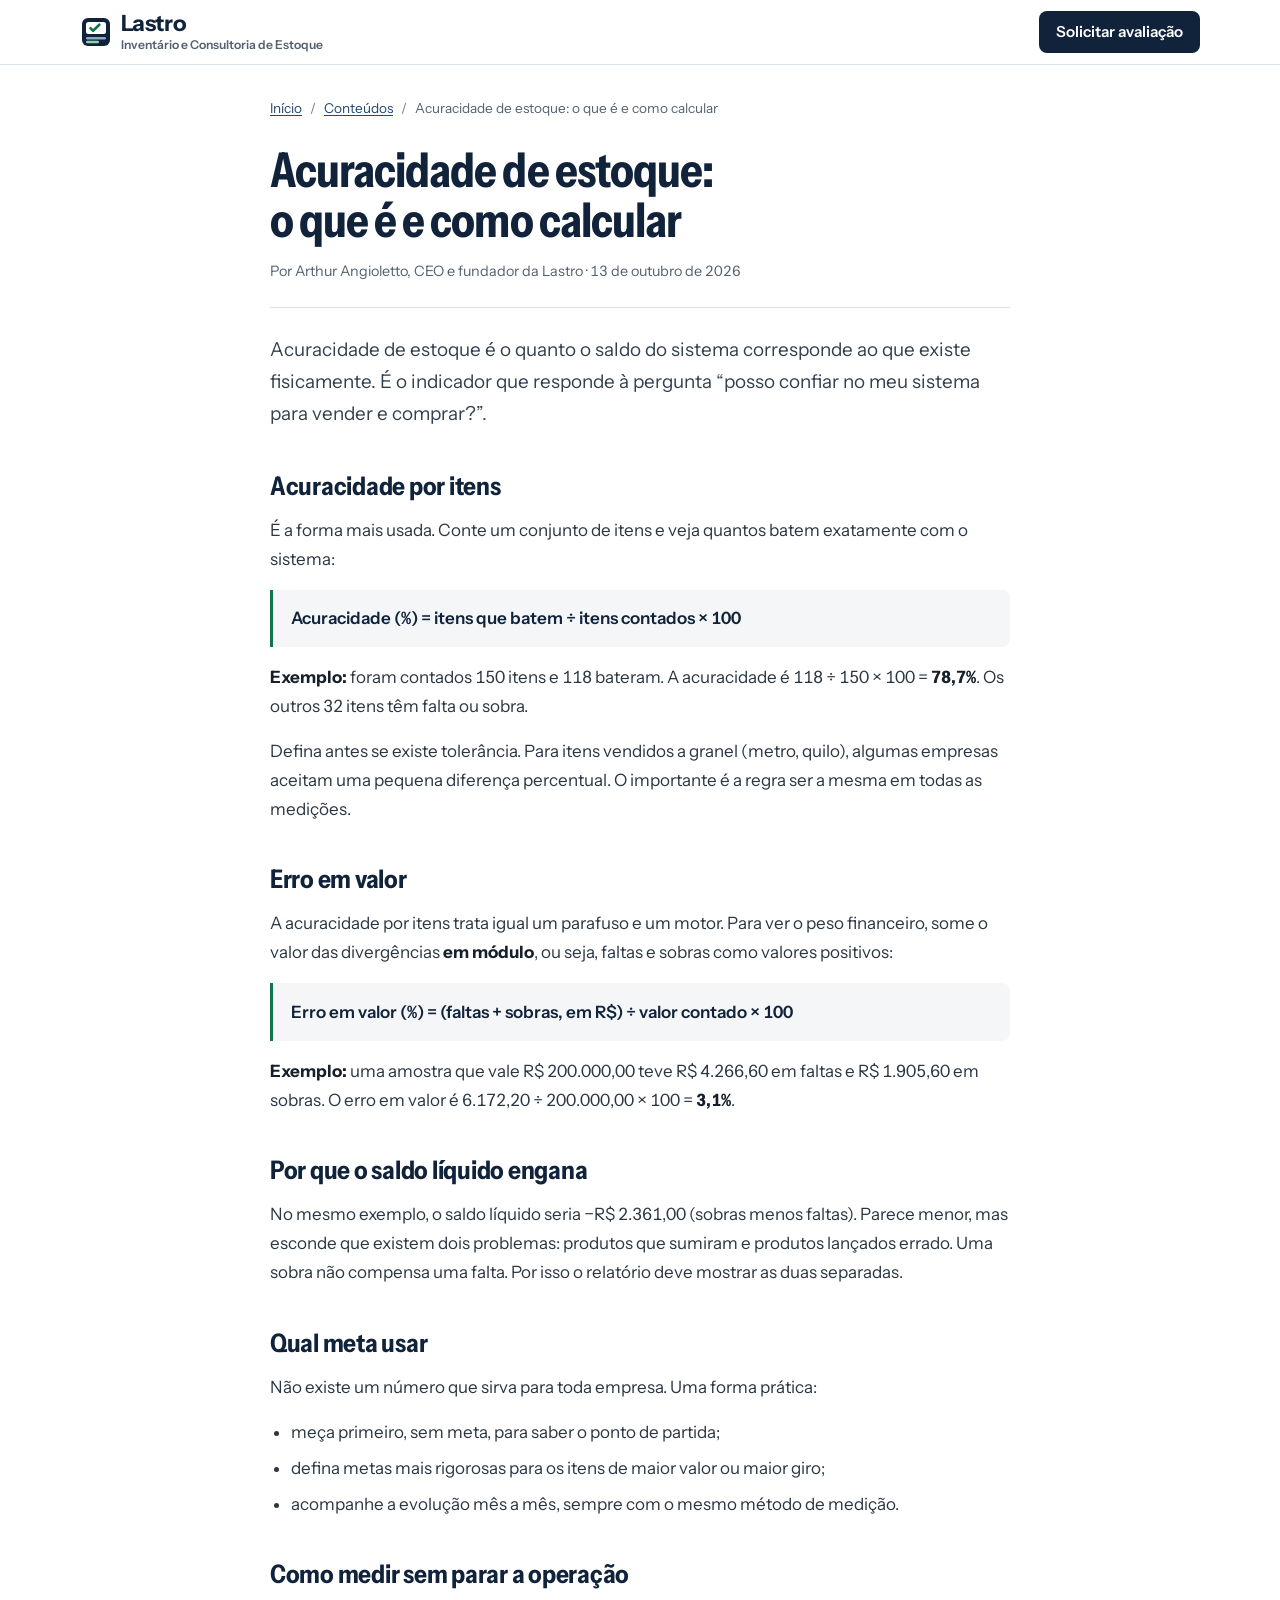
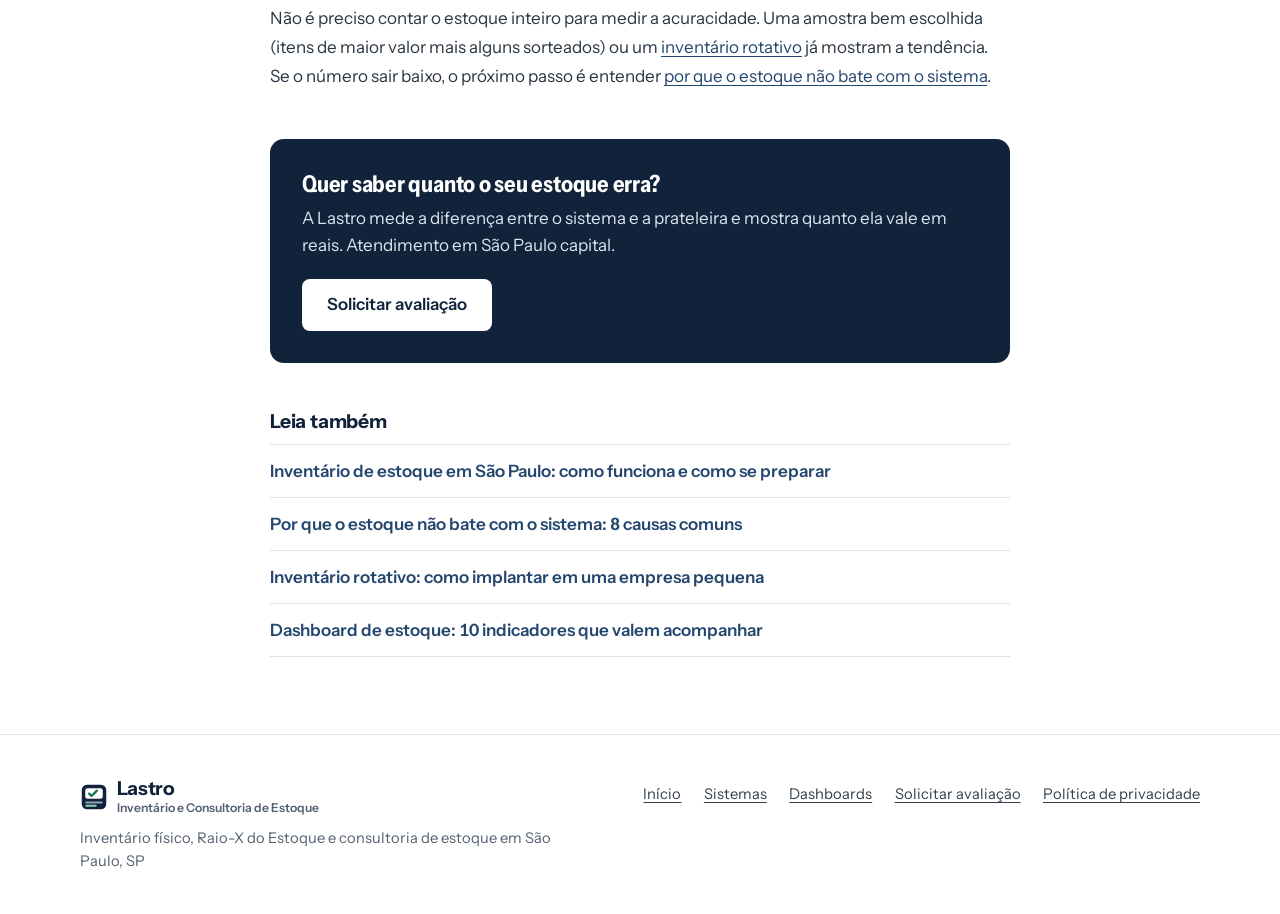
<file: conteudos/acuracidade-de-estoque.html>
<!doctype html>
<html lang="pt-BR">
<head>
<meta charset="utf-8">
<meta name="viewport" content="width=device-width, initial-scale=1">
<title>Acuracidade de Estoque: O Que É e Como Calcular (com Exemplo) | Lastro</title>
<meta name="description" content="O que é acuracidade de estoque, a fórmula por itens e por valor, um exemplo calculado e os erros mais comuns ao medir.">
<link rel="canonical" href="https://lastroinventario.com.br/conteudos/acuracidade-de-estoque.html">
<meta name="robots" content="index, follow">
<meta name="author" content="Arthur Angioletto">
<meta property="og:type" content="article">
<meta property="og:locale" content="pt_BR">
<meta property="og:site_name" content="Lastro Inventário e Consultoria de Estoque">
<meta property="og:title" content="Acuracidade de estoque: o que é e como calcular">
<meta property="og:description" content="O que é acuracidade de estoque, a fórmula por itens e por valor, um exemplo calculado e os erros mais comuns ao medir.">
<meta property="og:url" content="https://lastroinventario.com.br/conteudos/acuracidade-de-estoque.html">
<meta property="og:image" content="https://lastroinventario.com.br/assets/og.png">
<meta property="article:published_time" content="2026-10-13">
<meta name="twitter:card" content="summary_large_image">
<meta name="theme-color" content="#10233a">
<link rel="icon" href="../assets/logo.svg" type="image/svg+xml">
<link rel="apple-touch-icon" href="../assets/apple-touch-icon.png">
<link rel="preload" href="../assets/instrument-sans.woff" as="font" type="font/woff" crossorigin>
<link rel="stylesheet" href="../assets/site.css">
<script type="application/ld+json">
[
 {
  "@context": "https://schema.org",
  "@type": "Article",
  "headline": "Acuracidade de estoque: o que é e como calcular",
  "description": "O que é acuracidade de estoque, a fórmula por itens e por valor, um exemplo calculado e os erros mais comuns ao medir.",
  "datePublished": "2026-10-13",
  "dateModified": "2026-10-13",
  "inLanguage": "pt-BR",
  "mainEntityOfPage": "https://lastroinventario.com.br/conteudos/acuracidade-de-estoque.html",
  "image": "https://lastroinventario.com.br/assets/og.png",
  "author": {
   "@type": "Person",
   "name": "Arthur Angioletto",
   "jobTitle": "CEO e fundador da Lastro"
  },
  "publisher": {
   "@type": "Organization",
   "name": "Lastro Inventário e Consultoria de Estoque",
   "logo": {
    "@type": "ImageObject",
    "url": "https://lastroinventario.com.br/assets/apple-touch-icon.png"
   }
  }
 },
 {
  "@context": "https://schema.org",
  "@type": "BreadcrumbList",
  "itemListElement": [
   {
    "@type": "ListItem",
    "position": 1,
    "name": "Início",
    "item": "https://lastroinventario.com.br/"
   },
   {
    "@type": "ListItem",
    "position": 2,
    "name": "Conteúdos",
    "item": "https://lastroinventario.com.br/#conteudos"
   },
   {
    "@type": "ListItem",
    "position": 3,
    "name": "Acuracidade de estoque: o que é e como calcular",
    "item": "https://lastroinventario.com.br/conteudos/acuracidade-de-estoque.html"
   }
  ]
 }
]
</script>
</head>
<body>
<a class="pular" href="#conteudo">Pular para o conteúdo</a>
<header class="topo topo-simples" id="topo"><div class="faixa topo-faixa"><a class="marca" href="../" aria-label="Lastro Inventário e Consultoria de Estoque, página inicial"><img src="../assets/logo.svg" alt="" width="32" height="32"><span class="marca-nome">Lastro<small>Inventário e Consultoria de Estoque</small></span></a><a class="btn btn-principal btn-topo" href="../#contato">Solicitar avaliação</a></div></header>
<main id="conteudo" class="faixa artigo-faixa">
  <nav class="trilha-nav" aria-label="Você está em"><ol><li><a href="../">Início</a></li><li><a href="../#conteudos">Conteúdos</a></li><li aria-current="page">Acuracidade de estoque: o que é e como calcular</li></ol></nav>
  <article class="artigo">
    <header class="artigo-cabeca">
      <h1>Acuracidade de estoque: o que é e como calcular</h1>
      <p class="artigo-meta">Por Arthur Angioletto, CEO e fundador da Lastro · <time datetime="2026-10-13">13 de outubro de 2026</time></p>
    </header>
<p class="abre">Acuracidade de estoque é o quanto o saldo do sistema corresponde ao que existe fisicamente. É o indicador que responde à pergunta &ldquo;posso confiar no meu sistema para vender e comprar?&rdquo;.</p>

<h2>Acuracidade por itens</h2>
<p>É a forma mais usada. Conte um conjunto de itens e veja quantos batem exatamente com o sistema:</p>
<p class="formula">Acuracidade (%) = itens que batem ÷ itens contados × 100</p>
<p><b>Exemplo:</b> foram contados 150 itens e 118 bateram. A acuracidade é 118 ÷ 150 × 100 = <b>78,7%</b>. Os outros 32 itens têm falta ou sobra.</p>
<p>Defina antes se existe tolerância. Para itens vendidos a granel (metro, quilo), algumas empresas aceitam uma pequena diferença percentual. O importante é a regra ser a mesma em todas as medições.</p>

<h2>Erro em valor</h2>
<p>A acuracidade por itens trata igual um parafuso e um motor. Para ver o peso financeiro, some o valor das divergências <b>em módulo</b>, ou seja, faltas e sobras como valores positivos:</p>
<p class="formula">Erro em valor (%) = (faltas + sobras, em R$) ÷ valor contado × 100</p>
<p><b>Exemplo:</b> uma amostra que vale R$ 200.000,00 teve R$ 4.266,60 em faltas e R$ 1.905,60 em sobras. O erro em valor é 6.172,20 ÷ 200.000,00 × 100 = <b>3,1%</b>.</p>

<h2>Por que o saldo líquido engana</h2>
<p>No mesmo exemplo, o saldo líquido seria −R$ 2.361,00 (sobras menos faltas). Parece menor, mas esconde que existem dois problemas: produtos que sumiram e produtos lançados errado. Uma sobra não compensa uma falta. Por isso o relatório deve mostrar as duas separadas.</p>

<h2>Qual meta usar</h2>
<p>Não existe um número que sirva para toda empresa. Uma forma prática:</p>
<ul>
  <li>meça primeiro, sem meta, para saber o ponto de partida;</li>
  <li>defina metas mais rigorosas para os itens de maior valor ou maior giro;</li>
  <li>acompanhe a evolução mês a mês, sempre com o mesmo método de medição.</li>
</ul>

<h2>Como medir sem parar a operação</h2>
<p>Não é preciso contar o estoque inteiro para medir a acuracidade. Uma amostra bem escolhida (itens de maior valor mais alguns sorteados) ou um <a href="inventario-rotativo.html">inventário rotativo</a> já mostram a tendência. Se o número sair baixo, o próximo passo é entender <a href="estoque-nao-bate-com-o-sistema.html">por que o estoque não bate com o sistema</a>.</p>
    <aside class="artigo-cta" aria-labelledby="cta-acuracidade-de-estoque">
      <h2 id="cta-acuracidade-de-estoque">Quer saber quanto o seu estoque erra?</h2>
      <p>A Lastro mede a diferença entre o sistema e a prateleira e mostra quanto ela vale em reais. Atendimento em São Paulo capital.</p>
      <a class="btn btn-principal btn-grande" href="../#contato">Solicitar avaliação</a>
    </aside>
  </article>
  <nav class="relacionados" aria-labelledby="rel-titulo">
    <h2 id="rel-titulo">Leia também</h2>
    <ul>
      <li><a href="inventario-de-estoque-sao-paulo.html">Inventário de estoque em São Paulo: como funciona e como se preparar</a></li>
      <li><a href="estoque-nao-bate-com-o-sistema.html">Por que o estoque não bate com o sistema: 8 causas comuns</a></li>
      <li><a href="inventario-rotativo.html">Inventário rotativo: como implantar em uma empresa pequena</a></li>
      <li><a href="dashboard-de-estoque-indicadores.html">Dashboard de estoque: 10 indicadores que valem acompanhar</a></li>
    </ul>
  </nav>
</main>
<footer class="rodape"><div class="faixa rodape-grade"><div><a class="marca marca-rodape" href="../"><img src="../assets/logo.svg" alt="" width="28" height="28"><span class="marca-nome">Lastro<small>Inventário e Consultoria de Estoque</small></span></a><p>Inventário físico, Raio-X do Estoque e consultoria de estoque em São Paulo, SP</p></div><nav aria-label="Rodapé"><ul><li><a href="../">Início</a></li><li><a href="../sistemas.html">Sistemas</a></li><li><a href="../dashboards.html">Dashboards</a></li><li><a href="../#contato">Solicitar avaliação</a></li><li><a href="../privacidade.html">Política de privacidade</a></li></ul></nav></div></footer>
</body>
</html>
</file>
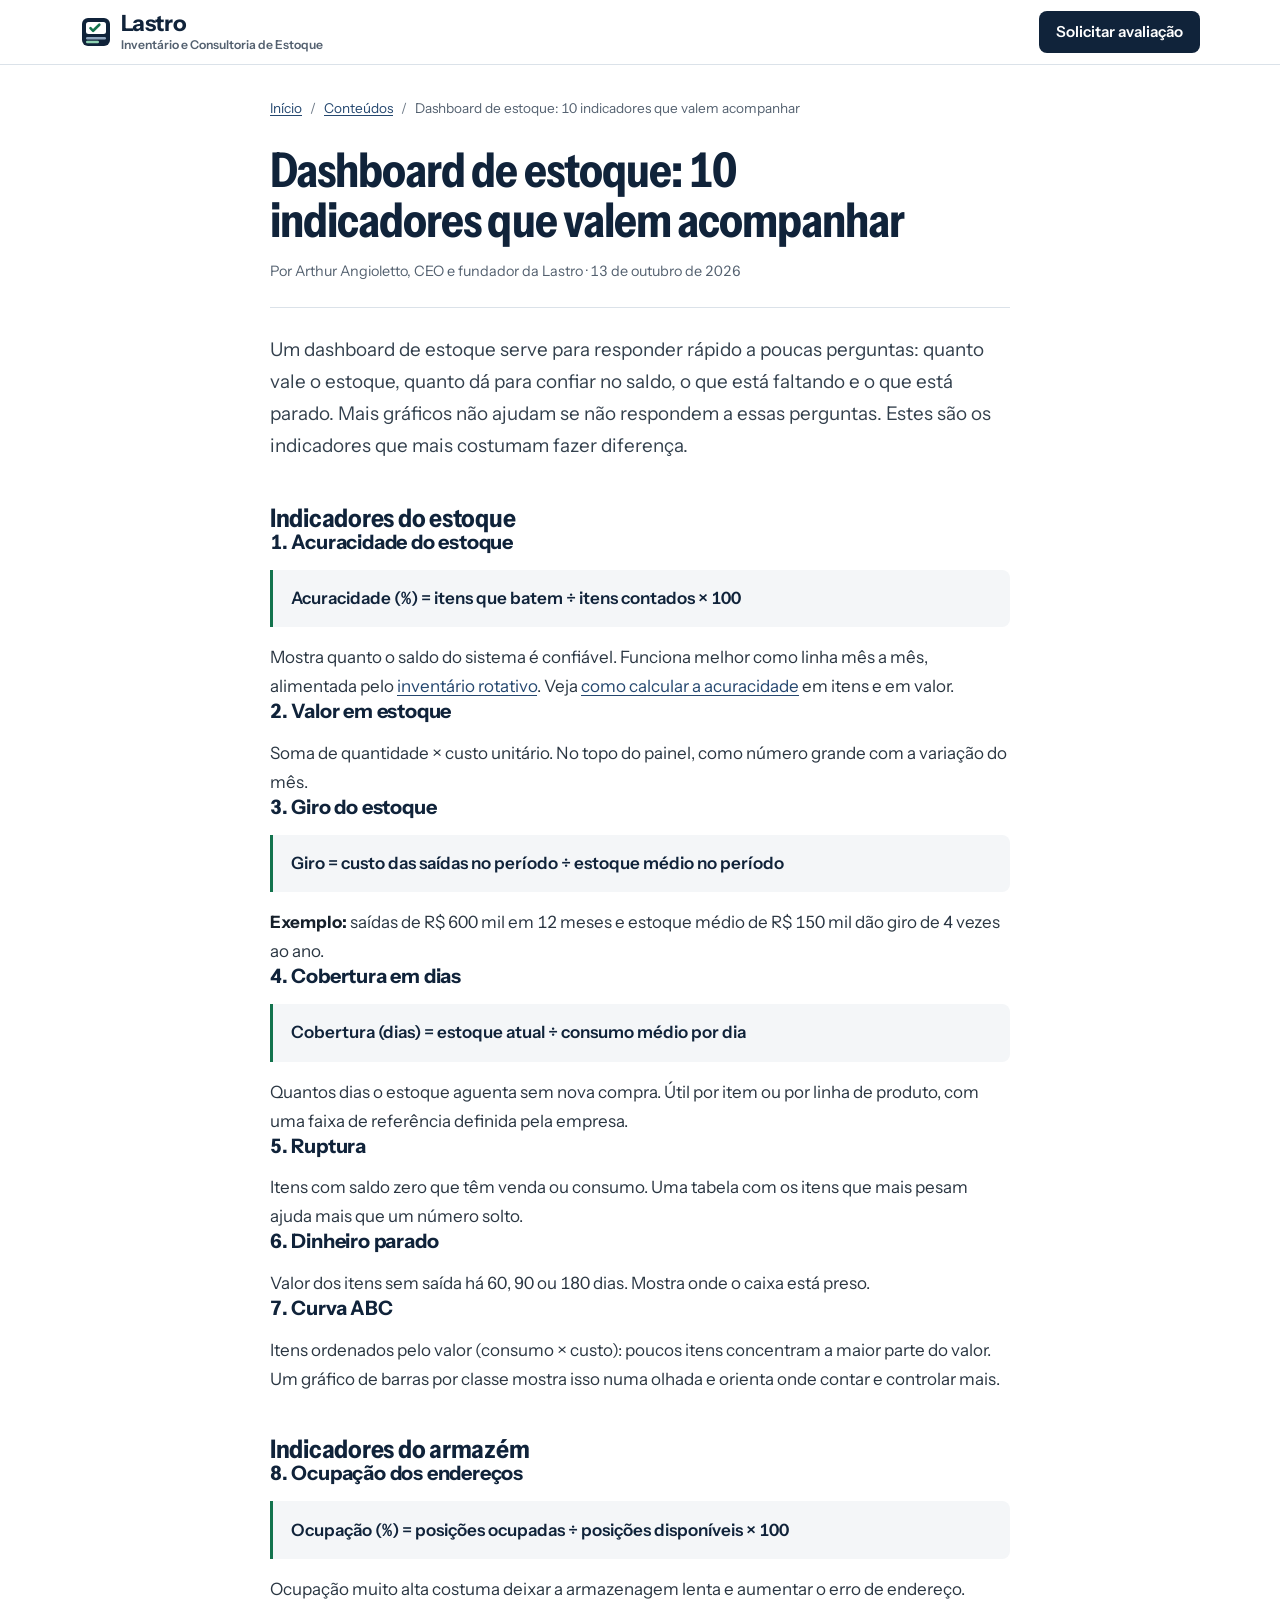
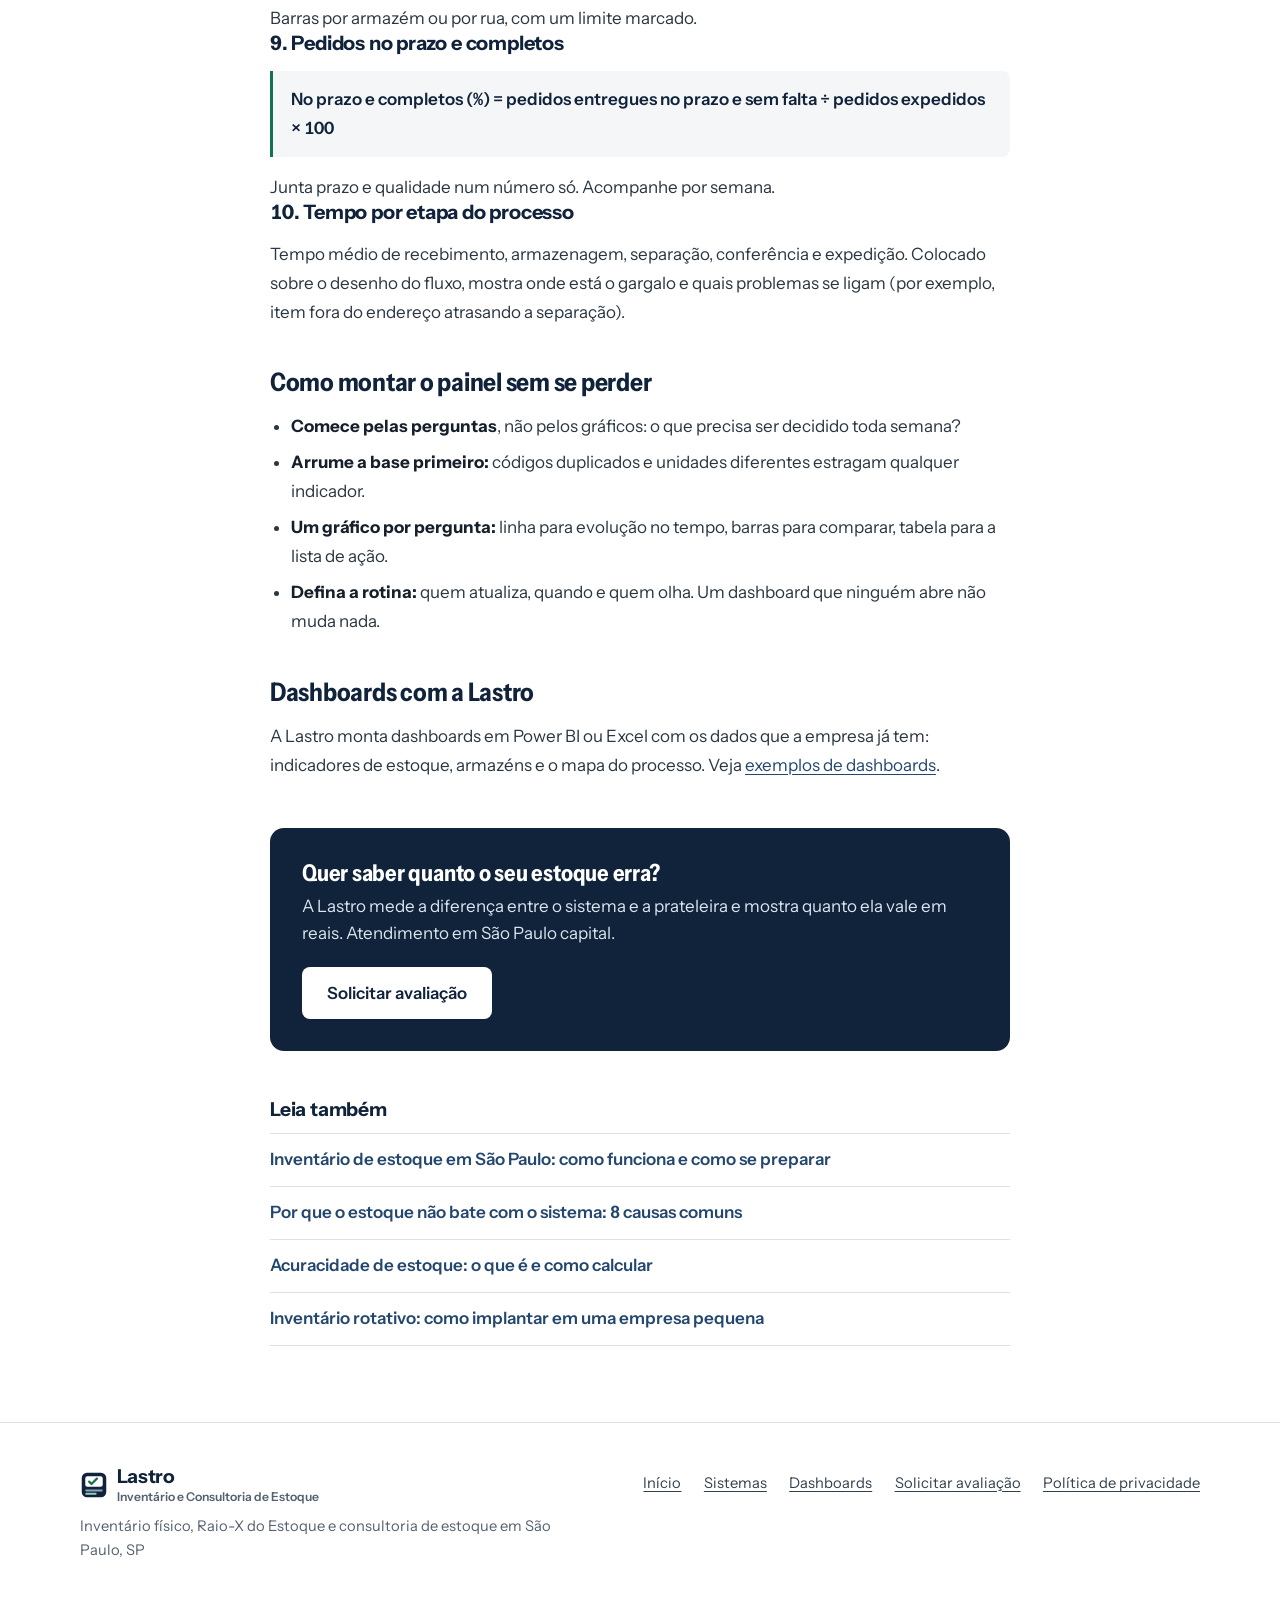
<file: conteudos/dashboard-de-estoque-indicadores.html>
<!doctype html>
<html lang="pt-BR">
<head>
<meta charset="utf-8">
<meta name="viewport" content="width=device-width, initial-scale=1">
<title>Dashboard de Estoque: 10 Indicadores para Acompanhar (com Fórmulas) | Lastro</title>
<meta name="description" content="Os indicadores de estoque e armazém que mais ajudam a decidir, com fórmula, exemplo e o gráfico certo para cada um num dashboard em Power BI ou Excel.">
<link rel="canonical" href="https://lastroinventario.com.br/conteudos/dashboard-de-estoque-indicadores.html">
<meta name="robots" content="index, follow">
<meta name="author" content="Arthur Angioletto">
<meta property="og:type" content="article">
<meta property="og:locale" content="pt_BR">
<meta property="og:site_name" content="Lastro Inventário e Consultoria de Estoque">
<meta property="og:title" content="Dashboard de estoque: 10 indicadores que valem acompanhar">
<meta property="og:description" content="Os indicadores de estoque e armazém que mais ajudam a decidir, com fórmula, exemplo e o gráfico certo para cada um num dashboard em Power BI ou Excel.">
<meta property="og:url" content="https://lastroinventario.com.br/conteudos/dashboard-de-estoque-indicadores.html">
<meta property="og:image" content="https://lastroinventario.com.br/assets/og.png">
<meta property="article:published_time" content="2026-10-13">
<meta name="twitter:card" content="summary_large_image">
<meta name="theme-color" content="#10233a">
<link rel="icon" href="../assets/logo.svg" type="image/svg+xml">
<link rel="apple-touch-icon" href="../assets/apple-touch-icon.png">
<link rel="preload" href="../assets/instrument-sans.woff" as="font" type="font/woff" crossorigin>
<link rel="stylesheet" href="../assets/site.css">
<script type="application/ld+json">
[
 {
  "@context": "https://schema.org",
  "@type": "Article",
  "headline": "Dashboard de estoque: 10 indicadores que valem acompanhar",
  "description": "Os indicadores de estoque e armazém que mais ajudam a decidir, com fórmula, exemplo e o gráfico certo para cada um num dashboard em Power BI ou Excel.",
  "datePublished": "2026-10-13",
  "dateModified": "2026-10-13",
  "inLanguage": "pt-BR",
  "mainEntityOfPage": "https://lastroinventario.com.br/conteudos/dashboard-de-estoque-indicadores.html",
  "image": "https://lastroinventario.com.br/assets/og.png",
  "author": {
   "@type": "Person",
   "name": "Arthur Angioletto",
   "jobTitle": "CEO e fundador da Lastro"
  },
  "publisher": {
   "@type": "Organization",
   "name": "Lastro Inventário e Consultoria de Estoque",
   "logo": {
    "@type": "ImageObject",
    "url": "https://lastroinventario.com.br/assets/apple-touch-icon.png"
   }
  }
 },
 {
  "@context": "https://schema.org",
  "@type": "BreadcrumbList",
  "itemListElement": [
   {
    "@type": "ListItem",
    "position": 1,
    "name": "Início",
    "item": "https://lastroinventario.com.br/"
   },
   {
    "@type": "ListItem",
    "position": 2,
    "name": "Conteúdos",
    "item": "https://lastroinventario.com.br/#conteudos"
   },
   {
    "@type": "ListItem",
    "position": 3,
    "name": "Dashboard de estoque: 10 indicadores que valem acompanhar",
    "item": "https://lastroinventario.com.br/conteudos/dashboard-de-estoque-indicadores.html"
   }
  ]
 }
]
</script>
</head>
<body>
<a class="pular" href="#conteudo">Pular para o conteúdo</a>
<header class="topo topo-simples" id="topo"><div class="faixa topo-faixa"><a class="marca" href="../" aria-label="Lastro Inventário e Consultoria de Estoque, página inicial"><img src="../assets/logo.svg" alt="" width="32" height="32"><span class="marca-nome">Lastro<small>Inventário e Consultoria de Estoque</small></span></a><a class="btn btn-principal btn-topo" href="../#contato">Solicitar avaliação</a></div></header>
<main id="conteudo" class="faixa artigo-faixa">
  <nav class="trilha-nav" aria-label="Você está em"><ol><li><a href="../">Início</a></li><li><a href="../#conteudos">Conteúdos</a></li><li aria-current="page">Dashboard de estoque: 10 indicadores que valem acompanhar</li></ol></nav>
  <article class="artigo">
    <header class="artigo-cabeca">
      <h1>Dashboard de estoque: 10 indicadores que valem acompanhar</h1>
      <p class="artigo-meta">Por Arthur Angioletto, CEO e fundador da Lastro · <time datetime="2026-10-13">13 de outubro de 2026</time></p>
    </header>
<p class="abre">Um dashboard de estoque serve para responder rápido a poucas perguntas: quanto vale o estoque, quanto dá para confiar no saldo, o que está faltando e o que está parado. Mais gráficos não ajudam se não respondem a essas perguntas. Estes são os indicadores que mais costumam fazer diferença.</p>

<h2>Indicadores do estoque</h2>
<h3>1. Acuracidade do estoque</h3>
<p class="formula">Acuracidade (%) = itens que batem ÷ itens contados × 100</p>
<p>Mostra quanto o saldo do sistema é confiável. Funciona melhor como linha mês a mês, alimentada pelo <a href="inventario-rotativo.html">inventário rotativo</a>. Veja <a href="acuracidade-de-estoque.html">como calcular a acuracidade</a> em itens e em valor.</p>
<h3>2. Valor em estoque</h3>
<p>Soma de quantidade × custo unitário. No topo do painel, como número grande com a variação do mês.</p>
<h3>3. Giro do estoque</h3>
<p class="formula">Giro = custo das saídas no período ÷ estoque médio no período</p>
<p><b>Exemplo:</b> saídas de R$ 600 mil em 12 meses e estoque médio de R$ 150 mil dão giro de 4 vezes ao ano.</p>
<h3>4. Cobertura em dias</h3>
<p class="formula">Cobertura (dias) = estoque atual ÷ consumo médio por dia</p>
<p>Quantos dias o estoque aguenta sem nova compra. Útil por item ou por linha de produto, com uma faixa de referência definida pela empresa.</p>
<h3>5. Ruptura</h3>
<p>Itens com saldo zero que têm venda ou consumo. Uma tabela com os itens que mais pesam ajuda mais que um número solto.</p>
<h3>6. Dinheiro parado</h3>
<p>Valor dos itens sem saída há 60, 90 ou 180 dias. Mostra onde o caixa está preso.</p>
<h3>7. Curva ABC</h3>
<p>Itens ordenados pelo valor (consumo × custo): poucos itens concentram a maior parte do valor. Um gráfico de barras por classe mostra isso numa olhada e orienta onde contar e controlar mais.</p>

<h2>Indicadores do armazém</h2>
<h3>8. Ocupação dos endereços</h3>
<p class="formula">Ocupação (%) = posições ocupadas ÷ posições disponíveis × 100</p>
<p>Ocupação muito alta costuma deixar a armazenagem lenta e aumentar o erro de endereço. Barras por armazém ou por rua, com um limite marcado.</p>
<h3>9. Pedidos no prazo e completos</h3>
<p class="formula">No prazo e completos (%) = pedidos entregues no prazo e sem falta ÷ pedidos expedidos × 100</p>
<p>Junta prazo e qualidade num número só. Acompanhe por semana.</p>
<h3>10. Tempo por etapa do processo</h3>
<p>Tempo médio de recebimento, armazenagem, separação, conferência e expedição. Colocado sobre o desenho do fluxo, mostra onde está o gargalo e quais problemas se ligam (por exemplo, item fora do endereço atrasando a separação).</p>

<h2>Como montar o painel sem se perder</h2>
<ul>
  <li><b>Comece pelas perguntas</b>, não pelos gráficos: o que precisa ser decidido toda semana?</li>
  <li><b>Arrume a base primeiro:</b> códigos duplicados e unidades diferentes estragam qualquer indicador.</li>
  <li><b>Um gráfico por pergunta:</b> linha para evolução no tempo, barras para comparar, tabela para a lista de ação.</li>
  <li><b>Defina a rotina:</b> quem atualiza, quando e quem olha. Um dashboard que ninguém abre não muda nada.</li>
</ul>

<h2>Dashboards com a Lastro</h2>
<p>A Lastro monta dashboards em Power BI ou Excel com os dados que a empresa já tem: indicadores de estoque, armazéns e o mapa do processo. Veja <a href="../dashboards.html">exemplos de dashboards</a>.</p>
    <aside class="artigo-cta" aria-labelledby="cta-dashboard-de-estoque-indicadores">
      <h2 id="cta-dashboard-de-estoque-indicadores">Quer saber quanto o seu estoque erra?</h2>
      <p>A Lastro mede a diferença entre o sistema e a prateleira e mostra quanto ela vale em reais. Atendimento em São Paulo capital.</p>
      <a class="btn btn-principal btn-grande" href="../#contato">Solicitar avaliação</a>
    </aside>
  </article>
  <nav class="relacionados" aria-labelledby="rel-titulo">
    <h2 id="rel-titulo">Leia também</h2>
    <ul>
      <li><a href="inventario-de-estoque-sao-paulo.html">Inventário de estoque em São Paulo: como funciona e como se preparar</a></li>
      <li><a href="estoque-nao-bate-com-o-sistema.html">Por que o estoque não bate com o sistema: 8 causas comuns</a></li>
      <li><a href="acuracidade-de-estoque.html">Acuracidade de estoque: o que é e como calcular</a></li>
      <li><a href="inventario-rotativo.html">Inventário rotativo: como implantar em uma empresa pequena</a></li>
    </ul>
  </nav>
</main>
<footer class="rodape"><div class="faixa rodape-grade"><div><a class="marca marca-rodape" href="../"><img src="../assets/logo.svg" alt="" width="28" height="28"><span class="marca-nome">Lastro<small>Inventário e Consultoria de Estoque</small></span></a><p>Inventário físico, Raio-X do Estoque e consultoria de estoque em São Paulo, SP</p></div><nav aria-label="Rodapé"><ul><li><a href="../">Início</a></li><li><a href="../sistemas.html">Sistemas</a></li><li><a href="../dashboards.html">Dashboards</a></li><li><a href="../#contato">Solicitar avaliação</a></li><li><a href="../privacidade.html">Política de privacidade</a></li></ul></nav></div></footer>
</body>
</html>
</file>
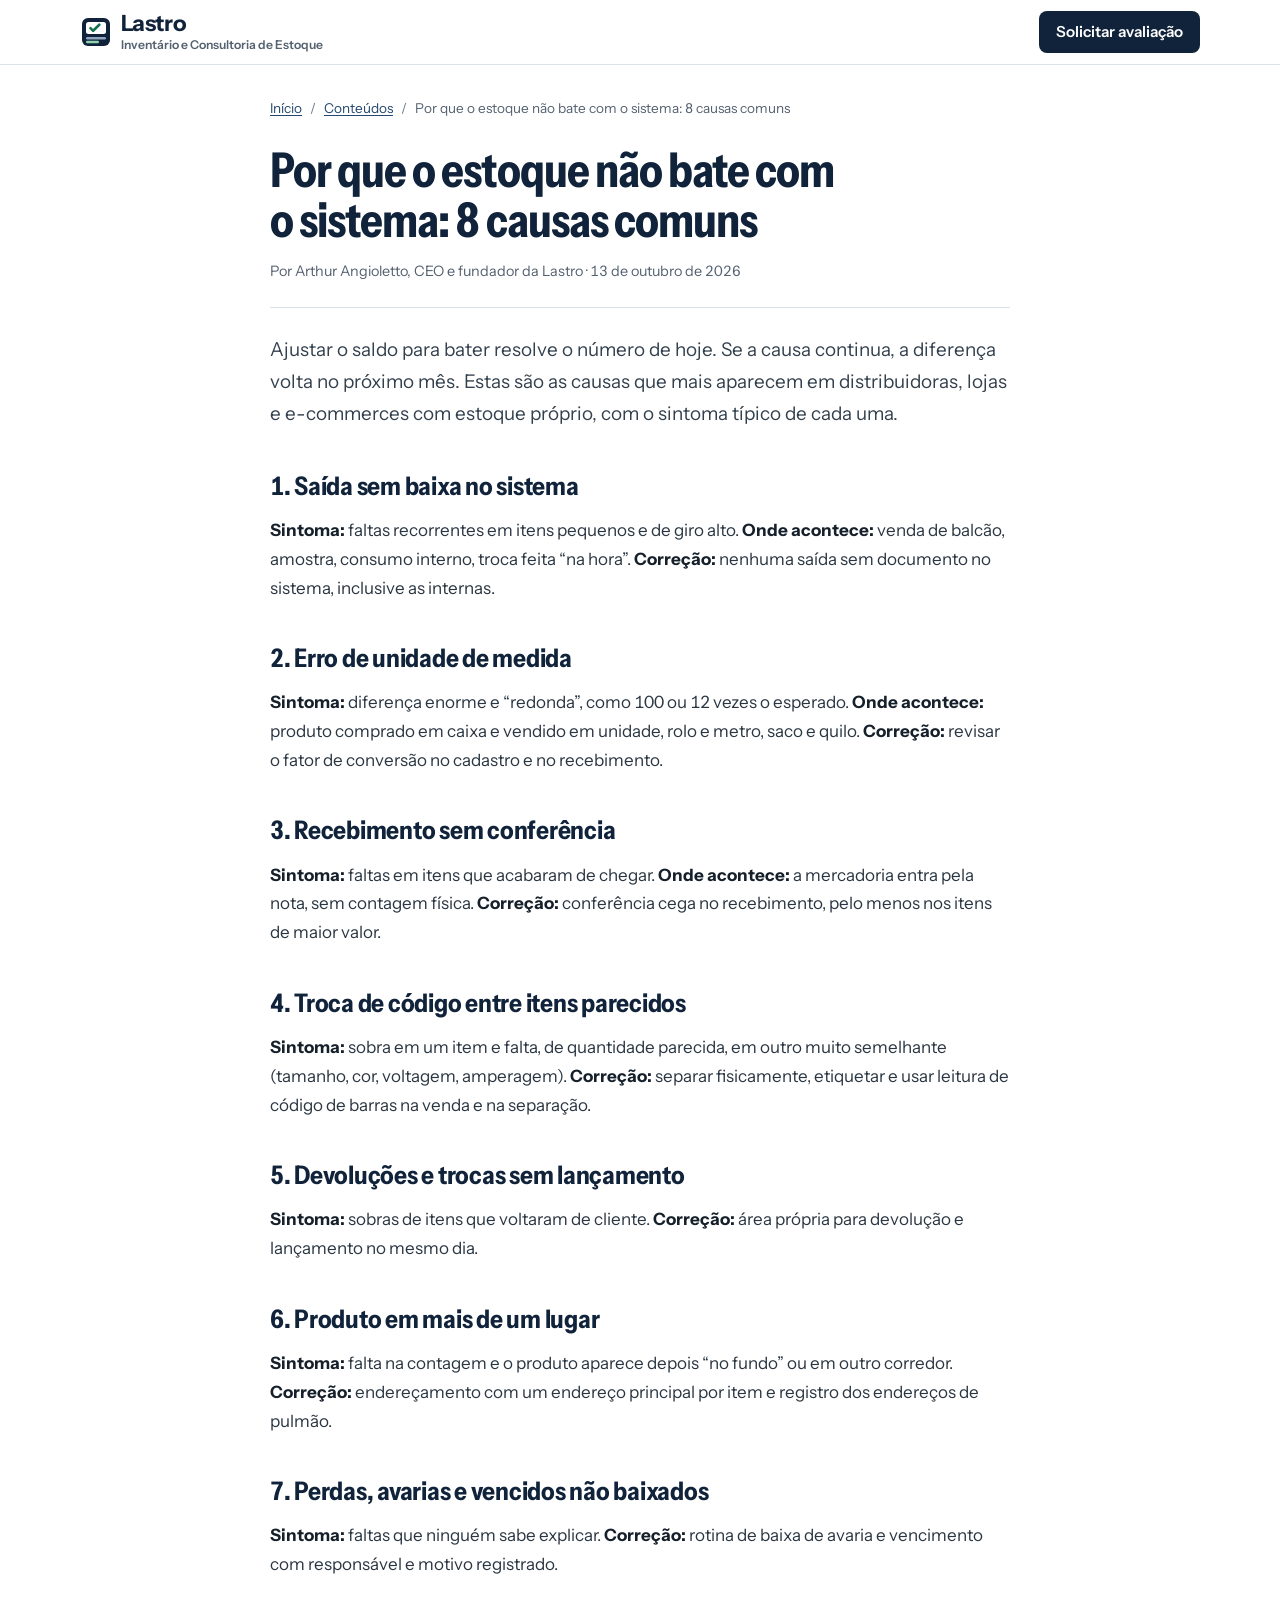
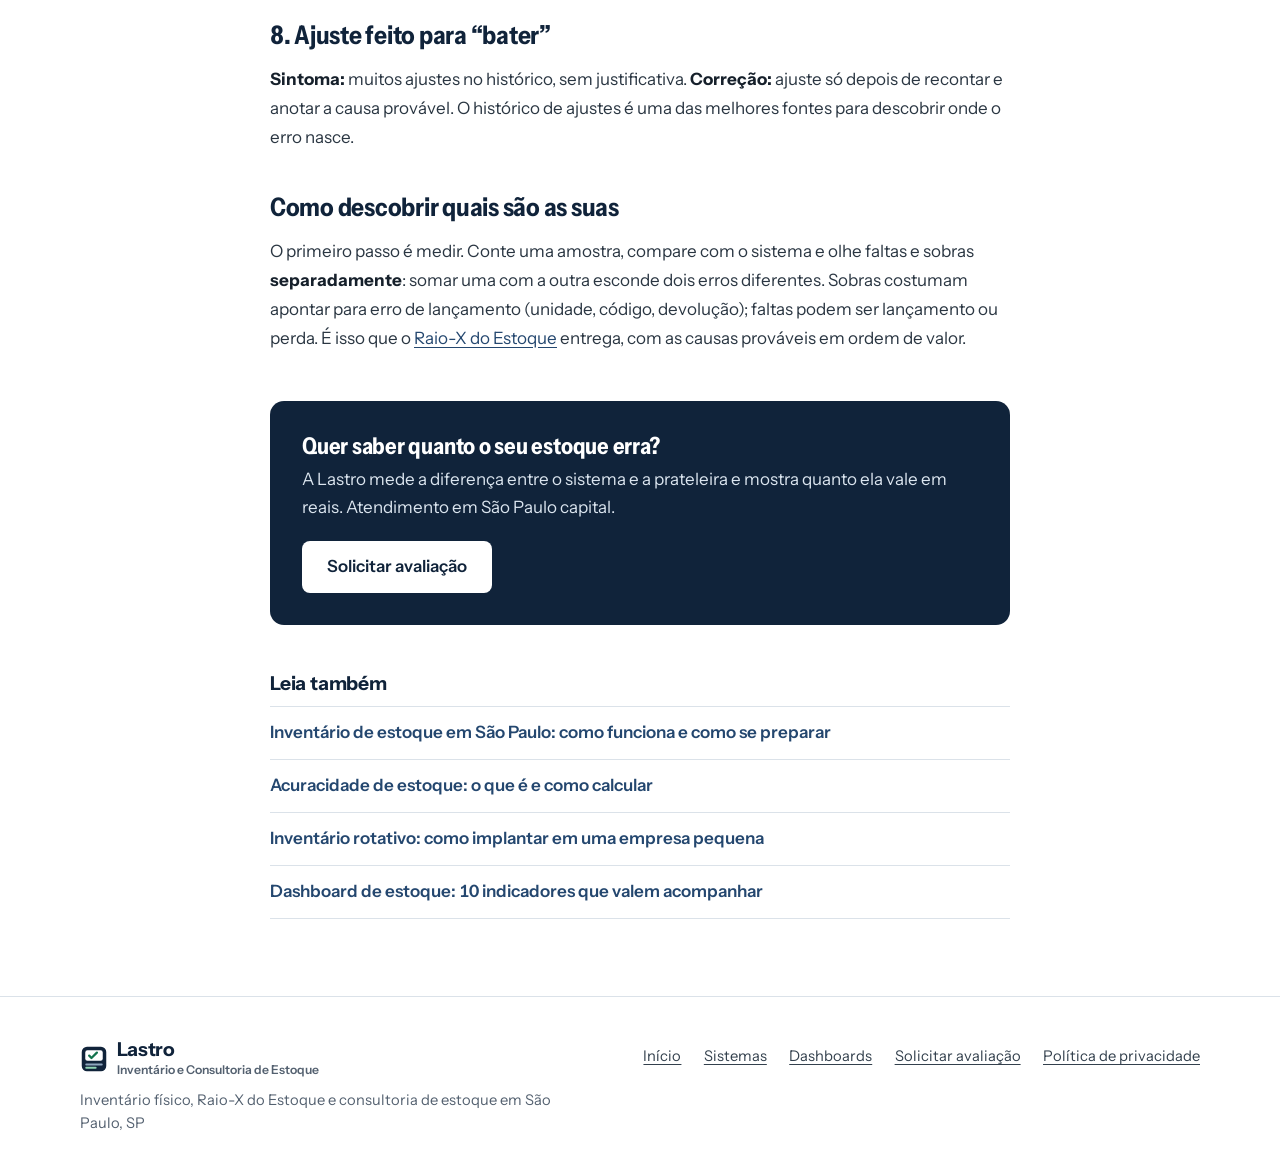
<file: conteudos/estoque-nao-bate-com-o-sistema.html>
<!doctype html>
<html lang="pt-BR">
<head>
<meta charset="utf-8">
<meta name="viewport" content="width=device-width, initial-scale=1">
<title>Estoque Não Bate com o Sistema? 8 Causas Comuns e Como Corrigir | Lastro</title>
<meta name="description" content="As causas mais comuns de diferença entre o estoque físico e o sistema, como reconhecer cada uma e o que fazer para a diferença não voltar.">
<link rel="canonical" href="https://lastroinventario.com.br/conteudos/estoque-nao-bate-com-o-sistema.html">
<meta name="robots" content="index, follow">
<meta name="author" content="Arthur Angioletto">
<meta property="og:type" content="article">
<meta property="og:locale" content="pt_BR">
<meta property="og:site_name" content="Lastro Inventário e Consultoria de Estoque">
<meta property="og:title" content="Por que o estoque não bate com o sistema: 8 causas comuns">
<meta property="og:description" content="As causas mais comuns de diferença entre o estoque físico e o sistema, como reconhecer cada uma e o que fazer para a diferença não voltar.">
<meta property="og:url" content="https://lastroinventario.com.br/conteudos/estoque-nao-bate-com-o-sistema.html">
<meta property="og:image" content="https://lastroinventario.com.br/assets/og.png">
<meta property="article:published_time" content="2026-10-13">
<meta name="twitter:card" content="summary_large_image">
<meta name="theme-color" content="#10233a">
<link rel="icon" href="../assets/logo.svg" type="image/svg+xml">
<link rel="apple-touch-icon" href="../assets/apple-touch-icon.png">
<link rel="preload" href="../assets/instrument-sans.woff" as="font" type="font/woff" crossorigin>
<link rel="stylesheet" href="../assets/site.css">
<script type="application/ld+json">
[
 {
  "@context": "https://schema.org",
  "@type": "Article",
  "headline": "Por que o estoque não bate com o sistema: 8 causas comuns",
  "description": "As causas mais comuns de diferença entre o estoque físico e o sistema, como reconhecer cada uma e o que fazer para a diferença não voltar.",
  "datePublished": "2026-10-13",
  "dateModified": "2026-10-13",
  "inLanguage": "pt-BR",
  "mainEntityOfPage": "https://lastroinventario.com.br/conteudos/estoque-nao-bate-com-o-sistema.html",
  "image": "https://lastroinventario.com.br/assets/og.png",
  "author": {
   "@type": "Person",
   "name": "Arthur Angioletto",
   "jobTitle": "CEO e fundador da Lastro"
  },
  "publisher": {
   "@type": "Organization",
   "name": "Lastro Inventário e Consultoria de Estoque",
   "logo": {
    "@type": "ImageObject",
    "url": "https://lastroinventario.com.br/assets/apple-touch-icon.png"
   }
  }
 },
 {
  "@context": "https://schema.org",
  "@type": "BreadcrumbList",
  "itemListElement": [
   {
    "@type": "ListItem",
    "position": 1,
    "name": "Início",
    "item": "https://lastroinventario.com.br/"
   },
   {
    "@type": "ListItem",
    "position": 2,
    "name": "Conteúdos",
    "item": "https://lastroinventario.com.br/#conteudos"
   },
   {
    "@type": "ListItem",
    "position": 3,
    "name": "Por que o estoque não bate com o sistema: 8 causas comuns",
    "item": "https://lastroinventario.com.br/conteudos/estoque-nao-bate-com-o-sistema.html"
   }
  ]
 }
]
</script>
</head>
<body>
<a class="pular" href="#conteudo">Pular para o conteúdo</a>
<header class="topo topo-simples" id="topo"><div class="faixa topo-faixa"><a class="marca" href="../" aria-label="Lastro Inventário e Consultoria de Estoque, página inicial"><img src="../assets/logo.svg" alt="" width="32" height="32"><span class="marca-nome">Lastro<small>Inventário e Consultoria de Estoque</small></span></a><a class="btn btn-principal btn-topo" href="../#contato">Solicitar avaliação</a></div></header>
<main id="conteudo" class="faixa artigo-faixa">
  <nav class="trilha-nav" aria-label="Você está em"><ol><li><a href="../">Início</a></li><li><a href="../#conteudos">Conteúdos</a></li><li aria-current="page">Por que o estoque não bate com o sistema: 8 causas comuns</li></ol></nav>
  <article class="artigo">
    <header class="artigo-cabeca">
      <h1>Por que o estoque não bate com o sistema: 8 causas comuns</h1>
      <p class="artigo-meta">Por Arthur Angioletto, CEO e fundador da Lastro · <time datetime="2026-10-13">13 de outubro de 2026</time></p>
    </header>
<p class="abre">Ajustar o saldo para bater resolve o número de hoje. Se a causa continua, a diferença volta no próximo mês. Estas são as causas que mais aparecem em distribuidoras, lojas e e-commerces com estoque próprio, com o sintoma típico de cada uma.</p>

<h2>1. Saída sem baixa no sistema</h2>
<p><b>Sintoma:</b> faltas recorrentes em itens pequenos e de giro alto. <b>Onde acontece:</b> venda de balcão, amostra, consumo interno, troca feita &ldquo;na hora&rdquo;. <b>Correção:</b> nenhuma saída sem documento no sistema, inclusive as internas.</p>

<h2>2. Erro de unidade de medida</h2>
<p><b>Sintoma:</b> diferença enorme e &ldquo;redonda&rdquo;, como 100 ou 12 vezes o esperado. <b>Onde acontece:</b> produto comprado em caixa e vendido em unidade, rolo e metro, saco e quilo. <b>Correção:</b> revisar o fator de conversão no cadastro e no recebimento.</p>

<h2>3. Recebimento sem conferência</h2>
<p><b>Sintoma:</b> faltas em itens que acabaram de chegar. <b>Onde acontece:</b> a mercadoria entra pela nota, sem contagem física. <b>Correção:</b> conferência cega no recebimento, pelo menos nos itens de maior valor.</p>

<h2>4. Troca de código entre itens parecidos</h2>
<p><b>Sintoma:</b> sobra em um item e falta, de quantidade parecida, em outro muito semelhante (tamanho, cor, voltagem, amperagem). <b>Correção:</b> separar fisicamente, etiquetar e usar leitura de código de barras na venda e na separação.</p>

<h2>5. Devoluções e trocas sem lançamento</h2>
<p><b>Sintoma:</b> sobras de itens que voltaram de cliente. <b>Correção:</b> área própria para devolução e lançamento no mesmo dia.</p>

<h2>6. Produto em mais de um lugar</h2>
<p><b>Sintoma:</b> falta na contagem e o produto aparece depois &ldquo;no fundo&rdquo; ou em outro corredor. <b>Correção:</b> endereçamento com um endereço principal por item e registro dos endereços de pulmão.</p>

<h2>7. Perdas, avarias e vencidos não baixados</h2>
<p><b>Sintoma:</b> faltas que ninguém sabe explicar. <b>Correção:</b> rotina de baixa de avaria e vencimento com responsável e motivo registrado.</p>

<h2>8. Ajuste feito para &ldquo;bater&rdquo;</h2>
<p><b>Sintoma:</b> muitos ajustes no histórico, sem justificativa. <b>Correção:</b> ajuste só depois de recontar e anotar a causa provável. O histórico de ajustes é uma das melhores fontes para descobrir onde o erro nasce.</p>

<h2>Como descobrir quais são as suas</h2>
<p>O primeiro passo é medir. Conte uma amostra, compare com o sistema e olhe faltas e sobras <b>separadamente</b>: somar uma com a outra esconde dois erros diferentes. Sobras costumam apontar para erro de lançamento (unidade, código, devolução); faltas podem ser lançamento ou perda. É isso que o <a href="../#raio-x">Raio-X do Estoque</a> entrega, com as causas prováveis em ordem de valor.</p>
    <aside class="artigo-cta" aria-labelledby="cta-estoque-nao-bate-com-o-sistema">
      <h2 id="cta-estoque-nao-bate-com-o-sistema">Quer saber quanto o seu estoque erra?</h2>
      <p>A Lastro mede a diferença entre o sistema e a prateleira e mostra quanto ela vale em reais. Atendimento em São Paulo capital.</p>
      <a class="btn btn-principal btn-grande" href="../#contato">Solicitar avaliação</a>
    </aside>
  </article>
  <nav class="relacionados" aria-labelledby="rel-titulo">
    <h2 id="rel-titulo">Leia também</h2>
    <ul>
      <li><a href="inventario-de-estoque-sao-paulo.html">Inventário de estoque em São Paulo: como funciona e como se preparar</a></li>
      <li><a href="acuracidade-de-estoque.html">Acuracidade de estoque: o que é e como calcular</a></li>
      <li><a href="inventario-rotativo.html">Inventário rotativo: como implantar em uma empresa pequena</a></li>
      <li><a href="dashboard-de-estoque-indicadores.html">Dashboard de estoque: 10 indicadores que valem acompanhar</a></li>
    </ul>
  </nav>
</main>
<footer class="rodape"><div class="faixa rodape-grade"><div><a class="marca marca-rodape" href="../"><img src="../assets/logo.svg" alt="" width="28" height="28"><span class="marca-nome">Lastro<small>Inventário e Consultoria de Estoque</small></span></a><p>Inventário físico, Raio-X do Estoque e consultoria de estoque em São Paulo, SP</p></div><nav aria-label="Rodapé"><ul><li><a href="../">Início</a></li><li><a href="../sistemas.html">Sistemas</a></li><li><a href="../dashboards.html">Dashboards</a></li><li><a href="../#contato">Solicitar avaliação</a></li><li><a href="../privacidade.html">Política de privacidade</a></li></ul></nav></div></footer>
</body>
</html>
</file>
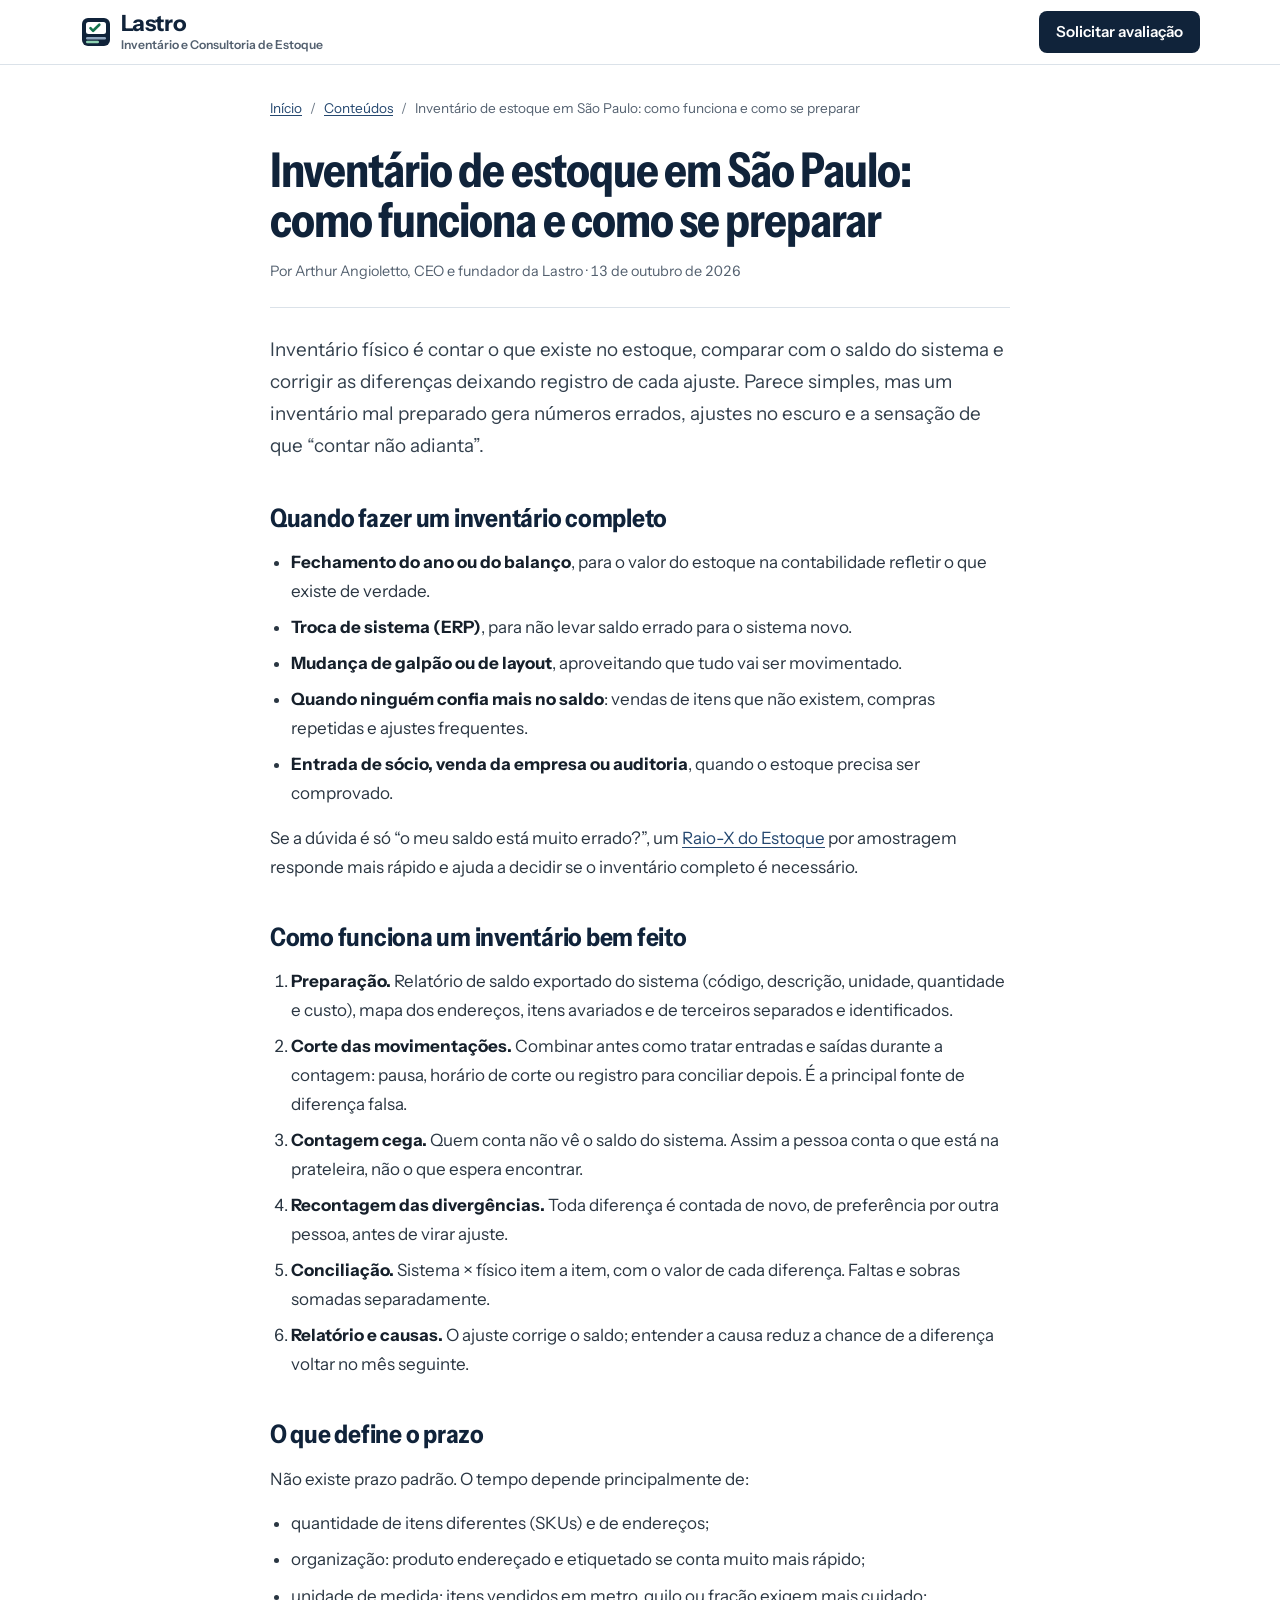
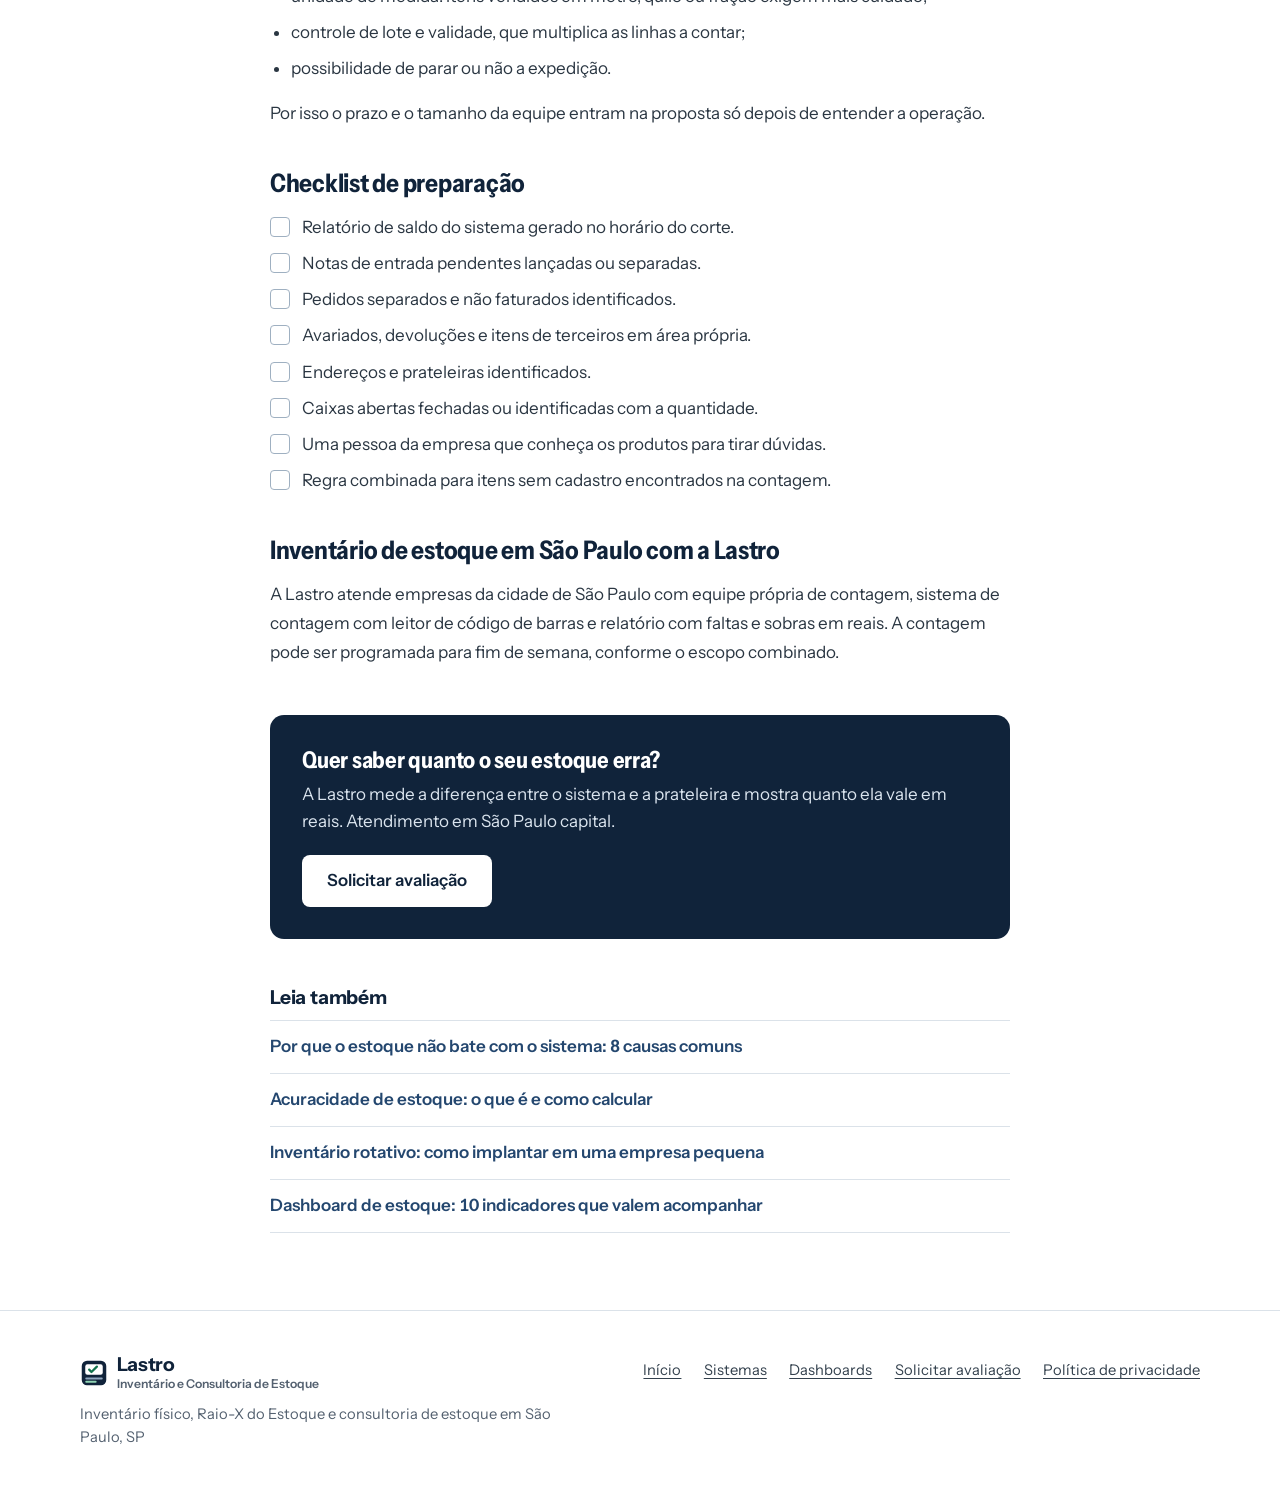
<file: conteudos/inventario-de-estoque-sao-paulo.html>
<!doctype html>
<html lang="pt-BR">
<head>
<meta charset="utf-8">
<meta name="viewport" content="width=device-width, initial-scale=1">
<title>Inventário de Estoque em São Paulo: Como Funciona e Como se Preparar | Lastro</title>
<meta name="description" content="Quando fazer o inventário físico, como é a contagem bem feita, o que define o prazo e um checklist de preparação para empresas de São Paulo.">
<link rel="canonical" href="https://lastroinventario.com.br/conteudos/inventario-de-estoque-sao-paulo.html">
<meta name="robots" content="index, follow">
<meta name="author" content="Arthur Angioletto">
<meta property="og:type" content="article">
<meta property="og:locale" content="pt_BR">
<meta property="og:site_name" content="Lastro Inventário e Consultoria de Estoque">
<meta property="og:title" content="Inventário de estoque em São Paulo: como funciona e como se preparar">
<meta property="og:description" content="Quando fazer o inventário físico, como é a contagem bem feita, o que define o prazo e um checklist de preparação para empresas de São Paulo.">
<meta property="og:url" content="https://lastroinventario.com.br/conteudos/inventario-de-estoque-sao-paulo.html">
<meta property="og:image" content="https://lastroinventario.com.br/assets/og.png">
<meta property="article:published_time" content="2026-10-13">
<meta name="twitter:card" content="summary_large_image">
<meta name="theme-color" content="#10233a">
<link rel="icon" href="../assets/logo.svg" type="image/svg+xml">
<link rel="apple-touch-icon" href="../assets/apple-touch-icon.png">
<link rel="preload" href="../assets/instrument-sans.woff" as="font" type="font/woff" crossorigin>
<link rel="stylesheet" href="../assets/site.css">
<script type="application/ld+json">
[
 {
  "@context": "https://schema.org",
  "@type": "Article",
  "headline": "Inventário de estoque em São Paulo: como funciona e como se preparar",
  "description": "Quando fazer o inventário físico, como é a contagem bem feita, o que define o prazo e um checklist de preparação para empresas de São Paulo.",
  "datePublished": "2026-10-13",
  "dateModified": "2026-10-13",
  "inLanguage": "pt-BR",
  "mainEntityOfPage": "https://lastroinventario.com.br/conteudos/inventario-de-estoque-sao-paulo.html",
  "image": "https://lastroinventario.com.br/assets/og.png",
  "author": {
   "@type": "Person",
   "name": "Arthur Angioletto",
   "jobTitle": "CEO e fundador da Lastro"
  },
  "publisher": {
   "@type": "Organization",
   "name": "Lastro Inventário e Consultoria de Estoque",
   "logo": {
    "@type": "ImageObject",
    "url": "https://lastroinventario.com.br/assets/apple-touch-icon.png"
   }
  }
 },
 {
  "@context": "https://schema.org",
  "@type": "BreadcrumbList",
  "itemListElement": [
   {
    "@type": "ListItem",
    "position": 1,
    "name": "Início",
    "item": "https://lastroinventario.com.br/"
   },
   {
    "@type": "ListItem",
    "position": 2,
    "name": "Conteúdos",
    "item": "https://lastroinventario.com.br/#conteudos"
   },
   {
    "@type": "ListItem",
    "position": 3,
    "name": "Inventário de estoque em São Paulo: como funciona e como se preparar",
    "item": "https://lastroinventario.com.br/conteudos/inventario-de-estoque-sao-paulo.html"
   }
  ]
 }
]
</script>
</head>
<body>
<a class="pular" href="#conteudo">Pular para o conteúdo</a>
<header class="topo topo-simples" id="topo"><div class="faixa topo-faixa"><a class="marca" href="../" aria-label="Lastro Inventário e Consultoria de Estoque, página inicial"><img src="../assets/logo.svg" alt="" width="32" height="32"><span class="marca-nome">Lastro<small>Inventário e Consultoria de Estoque</small></span></a><a class="btn btn-principal btn-topo" href="../#contato">Solicitar avaliação</a></div></header>
<main id="conteudo" class="faixa artigo-faixa">
  <nav class="trilha-nav" aria-label="Você está em"><ol><li><a href="../">Início</a></li><li><a href="../#conteudos">Conteúdos</a></li><li aria-current="page">Inventário de estoque em São Paulo: como funciona e como se preparar</li></ol></nav>
  <article class="artigo">
    <header class="artigo-cabeca">
      <h1>Inventário de estoque em São Paulo: como funciona e como se preparar</h1>
      <p class="artigo-meta">Por Arthur Angioletto, CEO e fundador da Lastro · <time datetime="2026-10-13">13 de outubro de 2026</time></p>
    </header>
<p class="abre">Inventário físico é contar o que existe no estoque, comparar com o saldo do sistema e corrigir as diferenças deixando registro de cada ajuste. Parece simples, mas um inventário mal preparado gera números errados, ajustes no escuro e a sensação de que &ldquo;contar não adianta&rdquo;.</p>

<h2>Quando fazer um inventário completo</h2>
<ul>
  <li><b>Fechamento do ano ou do balanço</b>, para o valor do estoque na contabilidade refletir o que existe de verdade.</li>
  <li><b>Troca de sistema (ERP)</b>, para não levar saldo errado para o sistema novo.</li>
  <li><b>Mudança de galpão ou de layout</b>, aproveitando que tudo vai ser movimentado.</li>
  <li><b>Quando ninguém confia mais no saldo</b>: vendas de itens que não existem, compras repetidas e ajustes frequentes.</li>
  <li><b>Entrada de sócio, venda da empresa ou auditoria</b>, quando o estoque precisa ser comprovado.</li>
</ul>
<p>Se a dúvida é só &ldquo;o meu saldo está muito errado?&rdquo;, um <a href="../#raio-x">Raio-X do Estoque</a> por amostragem responde mais rápido e ajuda a decidir se o inventário completo é necessário.</p>

<h2>Como funciona um inventário bem feito</h2>
<ol>
  <li><b>Preparação.</b> Relatório de saldo exportado do sistema (código, descrição, unidade, quantidade e custo), mapa dos endereços, itens avariados e de terceiros separados e identificados.</li>
  <li><b>Corte das movimentações.</b> Combinar antes como tratar entradas e saídas durante a contagem: pausa, horário de corte ou registro para conciliar depois. É a principal fonte de diferença falsa.</li>
  <li><b>Contagem cega.</b> Quem conta não vê o saldo do sistema. Assim a pessoa conta o que está na prateleira, não o que espera encontrar.</li>
  <li><b>Recontagem das divergências.</b> Toda diferença é contada de novo, de preferência por outra pessoa, antes de virar ajuste.</li>
  <li><b>Conciliação.</b> Sistema × físico item a item, com o valor de cada diferença. Faltas e sobras somadas separadamente.</li>
  <li><b>Relatório e causas.</b> O ajuste corrige o saldo; entender a causa reduz a chance de a diferença voltar no mês seguinte.</li>
</ol>

<h2>O que define o prazo</h2>
<p>Não existe prazo padrão. O tempo depende principalmente de:</p>
<ul>
  <li>quantidade de itens diferentes (SKUs) e de endereços;</li>
  <li>organização: produto endereçado e etiquetado se conta muito mais rápido;</li>
  <li>unidade de medida: itens vendidos em metro, quilo ou fração exigem mais cuidado;</li>
  <li>controle de lote e validade, que multiplica as linhas a contar;</li>
  <li>possibilidade de parar ou não a expedição.</li>
</ul>
<p>Por isso o prazo e o tamanho da equipe entram na proposta só depois de entender a operação.</p>

<h2>Checklist de preparação</h2>
<ul class="checklist">
  <li>Relatório de saldo do sistema gerado no horário do corte.</li>
  <li>Notas de entrada pendentes lançadas ou separadas.</li>
  <li>Pedidos separados e não faturados identificados.</li>
  <li>Avariados, devoluções e itens de terceiros em área própria.</li>
  <li>Endereços e prateleiras identificados.</li>
  <li>Caixas abertas fechadas ou identificadas com a quantidade.</li>
  <li>Uma pessoa da empresa que conheça os produtos para tirar dúvidas.</li>
  <li>Regra combinada para itens sem cadastro encontrados na contagem.</li>
</ul>

<h2>Inventário de estoque em São Paulo com a Lastro</h2>
<p>A Lastro atende empresas da cidade de São Paulo com equipe própria de contagem, sistema de contagem com leitor de código de barras e relatório com faltas e sobras em reais. A contagem pode ser programada para fim de semana, conforme o escopo combinado.</p>
    <aside class="artigo-cta" aria-labelledby="cta-inventario-de-estoque-sao-paulo">
      <h2 id="cta-inventario-de-estoque-sao-paulo">Quer saber quanto o seu estoque erra?</h2>
      <p>A Lastro mede a diferença entre o sistema e a prateleira e mostra quanto ela vale em reais. Atendimento em São Paulo capital.</p>
      <a class="btn btn-principal btn-grande" href="../#contato">Solicitar avaliação</a>
    </aside>
  </article>
  <nav class="relacionados" aria-labelledby="rel-titulo">
    <h2 id="rel-titulo">Leia também</h2>
    <ul>
      <li><a href="estoque-nao-bate-com-o-sistema.html">Por que o estoque não bate com o sistema: 8 causas comuns</a></li>
      <li><a href="acuracidade-de-estoque.html">Acuracidade de estoque: o que é e como calcular</a></li>
      <li><a href="inventario-rotativo.html">Inventário rotativo: como implantar em uma empresa pequena</a></li>
      <li><a href="dashboard-de-estoque-indicadores.html">Dashboard de estoque: 10 indicadores que valem acompanhar</a></li>
    </ul>
  </nav>
</main>
<footer class="rodape"><div class="faixa rodape-grade"><div><a class="marca marca-rodape" href="../"><img src="../assets/logo.svg" alt="" width="28" height="28"><span class="marca-nome">Lastro<small>Inventário e Consultoria de Estoque</small></span></a><p>Inventário físico, Raio-X do Estoque e consultoria de estoque em São Paulo, SP</p></div><nav aria-label="Rodapé"><ul><li><a href="../">Início</a></li><li><a href="../sistemas.html">Sistemas</a></li><li><a href="../dashboards.html">Dashboards</a></li><li><a href="../#contato">Solicitar avaliação</a></li><li><a href="../privacidade.html">Política de privacidade</a></li></ul></nav></div></footer>
</body>
</html>
</file>
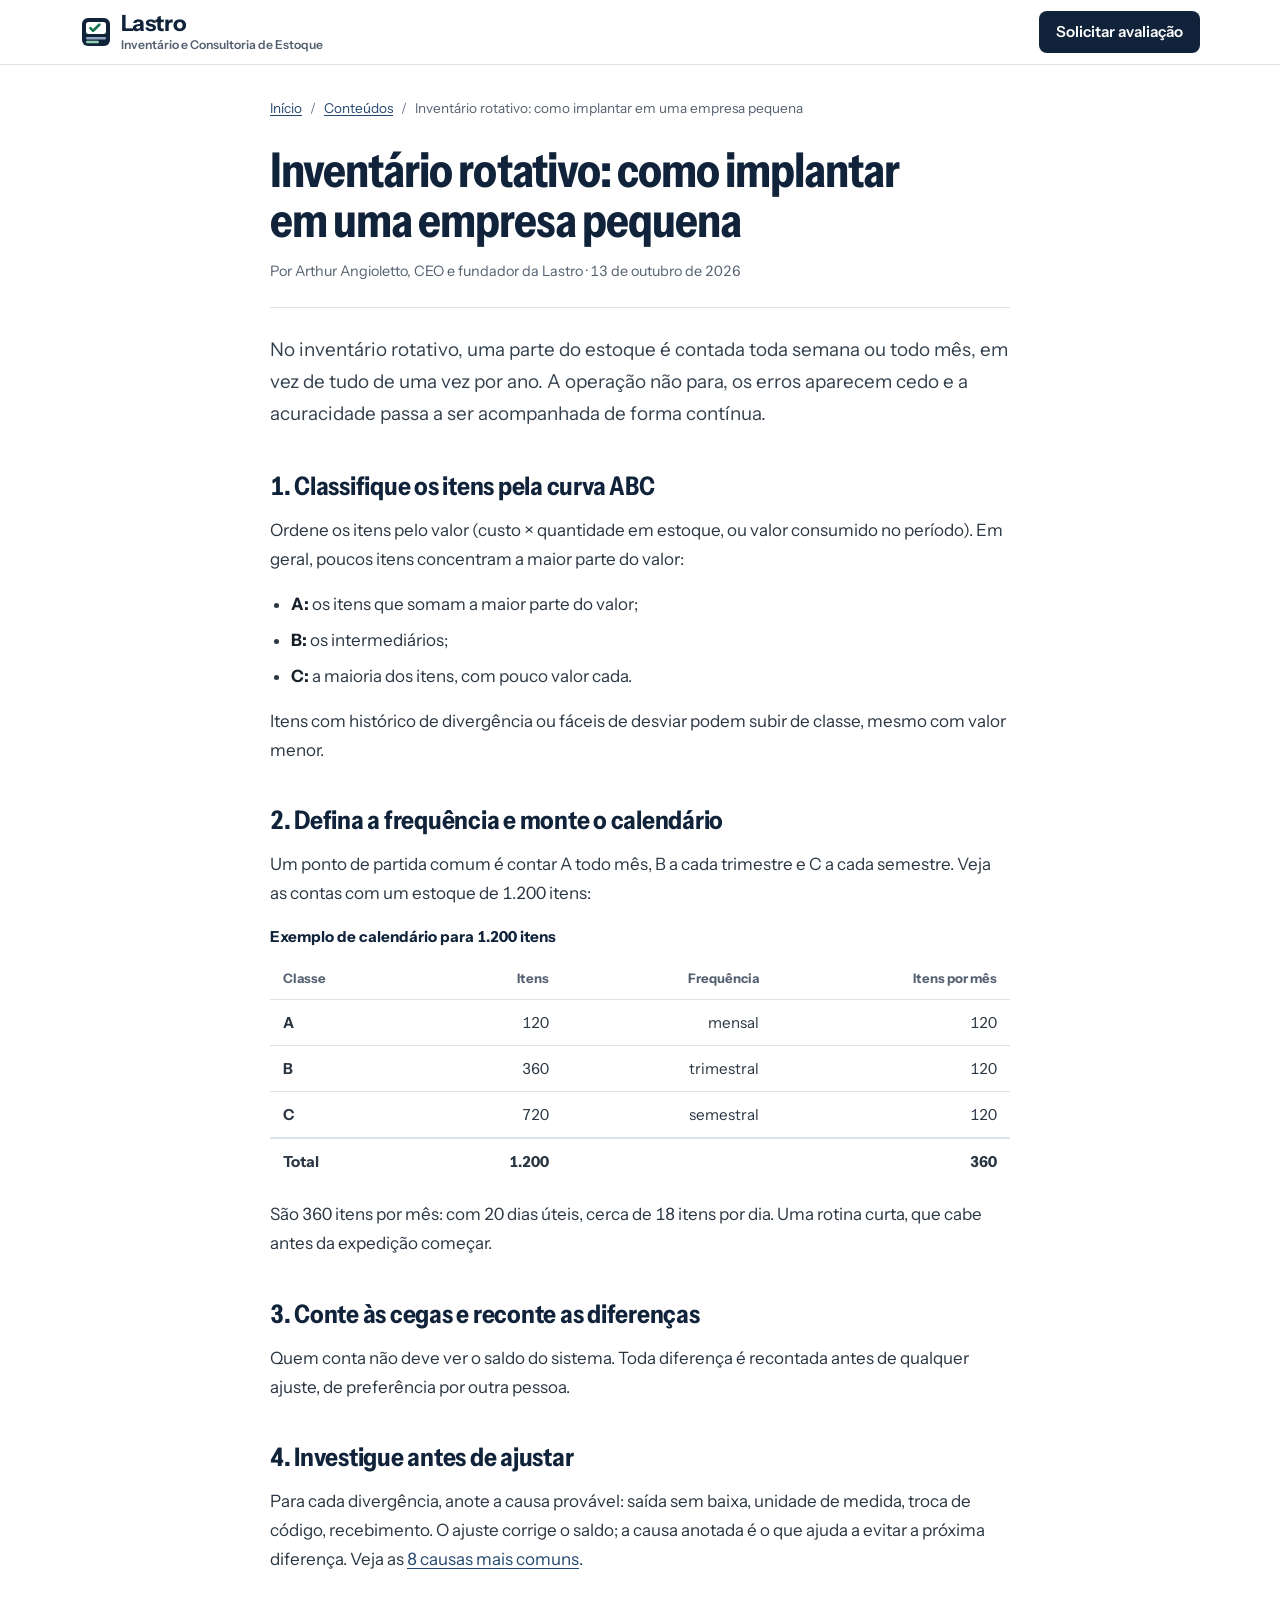
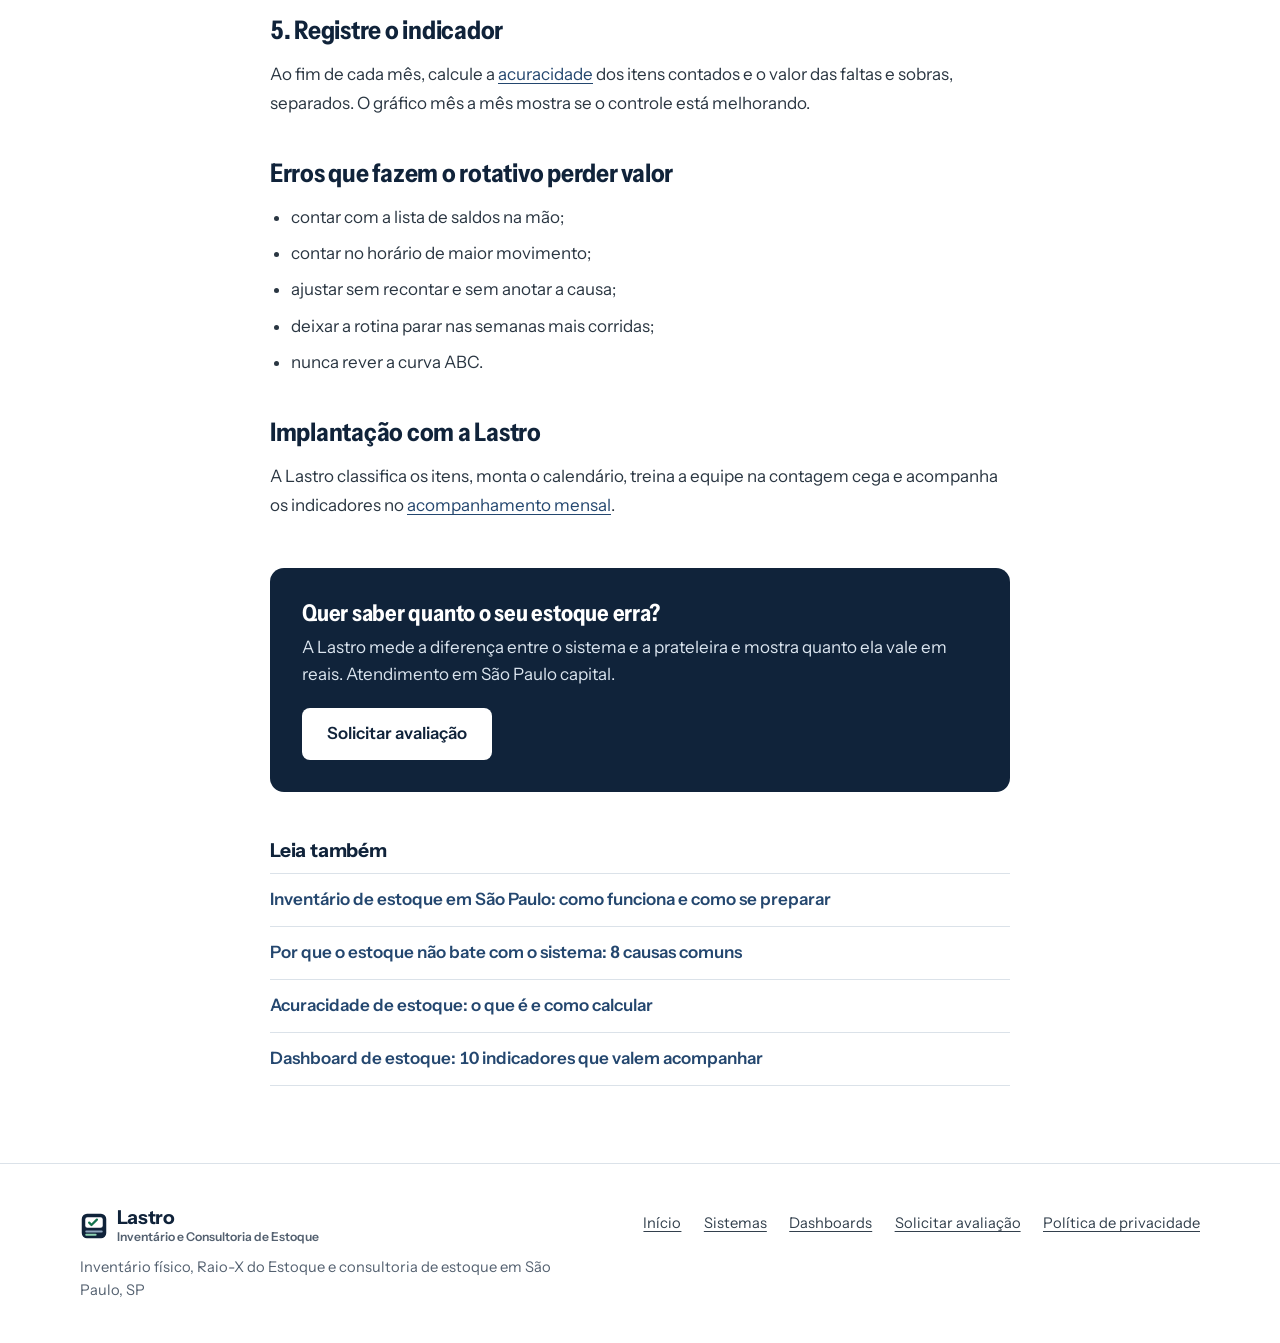
<file: conteudos/inventario-rotativo.html>
<!doctype html>
<html lang="pt-BR">
<head>
<meta charset="utf-8">
<meta name="viewport" content="width=device-width, initial-scale=1">
<title>Inventário Rotativo: Como Implantar em Empresa Pequena (Passo a Passo) | Lastro</title>
<meta name="description" content="Passo a passo para implantar o inventário rotativo com curva ABC, um calendário de exemplo e os erros que fazem a rotina perder valor.">
<link rel="canonical" href="https://lastroinventario.com.br/conteudos/inventario-rotativo.html">
<meta name="robots" content="index, follow">
<meta name="author" content="Arthur Angioletto">
<meta property="og:type" content="article">
<meta property="og:locale" content="pt_BR">
<meta property="og:site_name" content="Lastro Inventário e Consultoria de Estoque">
<meta property="og:title" content="Inventário rotativo: como implantar em uma empresa pequena">
<meta property="og:description" content="Passo a passo para implantar o inventário rotativo com curva ABC, um calendário de exemplo e os erros que fazem a rotina perder valor.">
<meta property="og:url" content="https://lastroinventario.com.br/conteudos/inventario-rotativo.html">
<meta property="og:image" content="https://lastroinventario.com.br/assets/og.png">
<meta property="article:published_time" content="2026-10-13">
<meta name="twitter:card" content="summary_large_image">
<meta name="theme-color" content="#10233a">
<link rel="icon" href="../assets/logo.svg" type="image/svg+xml">
<link rel="apple-touch-icon" href="../assets/apple-touch-icon.png">
<link rel="preload" href="../assets/instrument-sans.woff" as="font" type="font/woff" crossorigin>
<link rel="stylesheet" href="../assets/site.css">
<script type="application/ld+json">
[
 {
  "@context": "https://schema.org",
  "@type": "Article",
  "headline": "Inventário rotativo: como implantar em uma empresa pequena",
  "description": "Passo a passo para implantar o inventário rotativo com curva ABC, um calendário de exemplo e os erros que fazem a rotina perder valor.",
  "datePublished": "2026-10-13",
  "dateModified": "2026-10-13",
  "inLanguage": "pt-BR",
  "mainEntityOfPage": "https://lastroinventario.com.br/conteudos/inventario-rotativo.html",
  "image": "https://lastroinventario.com.br/assets/og.png",
  "author": {
   "@type": "Person",
   "name": "Arthur Angioletto",
   "jobTitle": "CEO e fundador da Lastro"
  },
  "publisher": {
   "@type": "Organization",
   "name": "Lastro Inventário e Consultoria de Estoque",
   "logo": {
    "@type": "ImageObject",
    "url": "https://lastroinventario.com.br/assets/apple-touch-icon.png"
   }
  }
 },
 {
  "@context": "https://schema.org",
  "@type": "BreadcrumbList",
  "itemListElement": [
   {
    "@type": "ListItem",
    "position": 1,
    "name": "Início",
    "item": "https://lastroinventario.com.br/"
   },
   {
    "@type": "ListItem",
    "position": 2,
    "name": "Conteúdos",
    "item": "https://lastroinventario.com.br/#conteudos"
   },
   {
    "@type": "ListItem",
    "position": 3,
    "name": "Inventário rotativo: como implantar em uma empresa pequena",
    "item": "https://lastroinventario.com.br/conteudos/inventario-rotativo.html"
   }
  ]
 }
]
</script>
</head>
<body>
<a class="pular" href="#conteudo">Pular para o conteúdo</a>
<header class="topo topo-simples" id="topo"><div class="faixa topo-faixa"><a class="marca" href="../" aria-label="Lastro Inventário e Consultoria de Estoque, página inicial"><img src="../assets/logo.svg" alt="" width="32" height="32"><span class="marca-nome">Lastro<small>Inventário e Consultoria de Estoque</small></span></a><a class="btn btn-principal btn-topo" href="../#contato">Solicitar avaliação</a></div></header>
<main id="conteudo" class="faixa artigo-faixa">
  <nav class="trilha-nav" aria-label="Você está em"><ol><li><a href="../">Início</a></li><li><a href="../#conteudos">Conteúdos</a></li><li aria-current="page">Inventário rotativo: como implantar em uma empresa pequena</li></ol></nav>
  <article class="artigo">
    <header class="artigo-cabeca">
      <h1>Inventário rotativo: como implantar em uma empresa pequena</h1>
      <p class="artigo-meta">Por Arthur Angioletto, CEO e fundador da Lastro · <time datetime="2026-10-13">13 de outubro de 2026</time></p>
    </header>
<p class="abre">No inventário rotativo, uma parte do estoque é contada toda semana ou todo mês, em vez de tudo de uma vez por ano. A operação não para, os erros aparecem cedo e a acuracidade passa a ser acompanhada de forma contínua.</p>

<h2>1. Classifique os itens pela curva ABC</h2>
<p>Ordene os itens pelo valor (custo × quantidade em estoque, ou valor consumido no período). Em geral, poucos itens concentram a maior parte do valor:</p>
<ul>
  <li><b>A:</b> os itens que somam a maior parte do valor;</li>
  <li><b>B:</b> os intermediários;</li>
  <li><b>C:</b> a maioria dos itens, com pouco valor cada.</li>
</ul>
<p>Itens com histórico de divergência ou fáceis de desviar podem subir de classe, mesmo com valor menor.</p>

<h2>2. Defina a frequência e monte o calendário</h2>
<p>Um ponto de partida comum é contar A todo mês, B a cada trimestre e C a cada semestre. Veja as contas com um estoque de 1.200 itens:</p>
<div class="tabela-rolagem"><table class="tabela-artigo">
  <caption>Exemplo de calendário para 1.200 itens</caption>
  <thead><tr><th scope="col">Classe</th><th scope="col">Itens</th><th scope="col">Frequência</th><th scope="col">Itens por mês</th></tr></thead>
  <tbody>
    <tr><th scope="row">A</th><td>120</td><td>mensal</td><td>120</td></tr>
    <tr><th scope="row">B</th><td>360</td><td>trimestral</td><td>120</td></tr>
    <tr><th scope="row">C</th><td>720</td><td>semestral</td><td>120</td></tr>
  </tbody>
  <tfoot><tr><th scope="row">Total</th><td>1.200</td><td></td><td>360</td></tr></tfoot>
</table></div>
<p>São 360 itens por mês: com 20 dias úteis, cerca de 18 itens por dia. Uma rotina curta, que cabe antes da expedição começar.</p>

<h2>3. Conte às cegas e reconte as diferenças</h2>
<p>Quem conta não deve ver o saldo do sistema. Toda diferença é recontada antes de qualquer ajuste, de preferência por outra pessoa.</p>

<h2>4. Investigue antes de ajustar</h2>
<p>Para cada divergência, anote a causa provável: saída sem baixa, unidade de medida, troca de código, recebimento. O ajuste corrige o saldo; a causa anotada é o que ajuda a evitar a próxima diferença. Veja as <a href="estoque-nao-bate-com-o-sistema.html">8 causas mais comuns</a>.</p>

<h2>5. Registre o indicador</h2>
<p>Ao fim de cada mês, calcule a <a href="acuracidade-de-estoque.html">acuracidade</a> dos itens contados e o valor das faltas e sobras, separados. O gráfico mês a mês mostra se o controle está melhorando.</p>

<h2>Erros que fazem o rotativo perder valor</h2>
<ul>
  <li>contar com a lista de saldos na mão;</li>
  <li>contar no horário de maior movimento;</li>
  <li>ajustar sem recontar e sem anotar a causa;</li>
  <li>deixar a rotina parar nas semanas mais corridas;</li>
  <li>nunca rever a curva ABC.</li>
</ul>

<h2>Implantação com a Lastro</h2>
<p>A Lastro classifica os itens, monta o calendário, treina a equipe na contagem cega e acompanha os indicadores no <a href="../#servicos">acompanhamento mensal</a>.</p>
    <aside class="artigo-cta" aria-labelledby="cta-inventario-rotativo">
      <h2 id="cta-inventario-rotativo">Quer saber quanto o seu estoque erra?</h2>
      <p>A Lastro mede a diferença entre o sistema e a prateleira e mostra quanto ela vale em reais. Atendimento em São Paulo capital.</p>
      <a class="btn btn-principal btn-grande" href="../#contato">Solicitar avaliação</a>
    </aside>
  </article>
  <nav class="relacionados" aria-labelledby="rel-titulo">
    <h2 id="rel-titulo">Leia também</h2>
    <ul>
      <li><a href="inventario-de-estoque-sao-paulo.html">Inventário de estoque em São Paulo: como funciona e como se preparar</a></li>
      <li><a href="estoque-nao-bate-com-o-sistema.html">Por que o estoque não bate com o sistema: 8 causas comuns</a></li>
      <li><a href="acuracidade-de-estoque.html">Acuracidade de estoque: o que é e como calcular</a></li>
      <li><a href="dashboard-de-estoque-indicadores.html">Dashboard de estoque: 10 indicadores que valem acompanhar</a></li>
    </ul>
  </nav>
</main>
<footer class="rodape"><div class="faixa rodape-grade"><div><a class="marca marca-rodape" href="../"><img src="../assets/logo.svg" alt="" width="28" height="28"><span class="marca-nome">Lastro<small>Inventário e Consultoria de Estoque</small></span></a><p>Inventário físico, Raio-X do Estoque e consultoria de estoque em São Paulo, SP</p></div><nav aria-label="Rodapé"><ul><li><a href="../">Início</a></li><li><a href="../sistemas.html">Sistemas</a></li><li><a href="../dashboards.html">Dashboards</a></li><li><a href="../#contato">Solicitar avaliação</a></li><li><a href="../privacidade.html">Política de privacidade</a></li></ul></nav></div></footer>
</body>
</html>
</file>
<file: assets/site.css>
/* Lastro — inventário físico e consultoria de estoque
   Ideia visual: a conciliação. Sistema × físico, faltas e sobras sempre separadas.
   Marinho para contraste e confiança; verde só para "bate" e resultado. */
@font-face {
  font-family: "Instrument Sans";
  src: url("instrument-sans.woff") format("woff");
  font-weight: 400 700;
  font-stretch: 75% 100%;
  font-display: swap;
}

:root {
  --marinho: #10233a;
  --marinho-2: #1a3657;
  --marinho-3: #24476f;
  --tinta: #16202b;
  --cinza: #546170;
  --cinza-2: #6b7785;
  --papel: #f4f6f8;
  --branco: #ffffff;
  --linha: #dbe2e9;
  --linha-2: #e8edf2;
  --verde: #13734d;
  --verde-fundo: #e1f2e9;
  --falta: #b3362b;
  --falta-fundo: #fbeae8;
  --sobra: #2758a6;
  --sobra-fundo: #e6eefa;
  --aviso: #74510a;
  --aviso-fundo: #fdf3d8;
  --no-escuro: #b4c3d3;
  --foco: #2758a6;
  --raio: 8px;
  --raio-g: 14px;
  --sombra: 0 1px 2px rgba(16, 35, 58, .06), 0 18px 40px -18px rgba(16, 35, 58, .28);
  --topo-h: 64px;
}

*, *::before, *::after { box-sizing: border-box; }
html { -webkit-text-size-adjust: 100%; scroll-behavior: smooth; scroll-padding-top: calc(var(--topo-h) + 16px); }
body {
  margin: 0; background: var(--branco); color: var(--tinta);
  font-family: "Instrument Sans", system-ui, -apple-system, "Segoe UI", Roboto, sans-serif;
  font-size: 1.0625rem; line-height: 1.6; font-variant-numeric: tabular-nums;
  overflow-x: clip;
}
img, svg { display: block; max-width: 100%; height: auto; }
a { color: var(--marinho-3); text-underline-offset: .18em; }
a:hover { color: var(--marinho); }
p, ul, ol, dl, dd, figure { margin: 0; }
ul, ol { padding: 0; }
h1, h2, h3, h4 { margin: 0; line-height: 1.1; font-weight: 700; letter-spacing: -0.01em; color: var(--marinho); text-wrap: balance; }
:focus-visible { outline: 3px solid var(--foco); outline-offset: 2px; border-radius: 4px; }
.sr { position: absolute !important; width: 1px; height: 1px; padding: 0; margin: -1px; overflow: hidden; clip: rect(0 0 0 0); white-space: nowrap; border: 0; }
[hidden] { display: none !important; }

.pular { position: absolute; left: 12px; top: -60px; z-index: 50; background: var(--marinho); color: #fff; padding: .6rem 1rem; border-radius: var(--raio); font-weight: 600; }
.pular:focus { top: 12px; color: #fff; }

.faixa { width: 100%; max-width: 1200px; margin: 0 auto; padding-inline: clamp(16px, 4vw, 40px); }

/* ---------- botões ---------- */
.btn {
  display: inline-flex; align-items: center; justify-content: center; gap: .5rem;
  min-height: 46px; padding: .65rem 1.2rem; border-radius: var(--raio); border: 1.5px solid transparent;
  font: inherit; font-weight: 600; font-size: 1rem; line-height: 1.15; text-decoration: none; text-align: center;
  cursor: pointer; transition: background-color .15s, border-color .15s, color .15s, transform .15s;
}
.btn:active { transform: translateY(1px); }
.btn-grande { min-height: 52px; padding-inline: 1.5rem; font-size: 1.05rem; }
.btn-cheio { width: 100%; }
.btn-principal { background: var(--marinho); color: #fff; }
.btn-principal:hover { background: var(--marinho-2); color: #fff; }
.btn-secundario { background: var(--branco); color: var(--marinho); border-color: #b9c5d2; }
.btn-secundario:hover { border-color: var(--marinho); color: var(--marinho); }
.btn-claro { background: #fff; color: var(--marinho); }
.btn-claro:hover { background: #e6edf4; color: var(--marinho); }
.btn-whats { background: var(--verde); color: #fff; }
.btn-whats:hover { background: #0e5c3d; color: #fff; }
.btn-texto { background: transparent; color: var(--marinho-3); text-decoration: underline; padding-inline: .6rem; }
.btn-texto:hover { color: var(--marinho); }
.link-seta { display: inline-flex; align-items: center; gap: .4rem; font-weight: 600; text-decoration: none; color: var(--marinho-3); min-height: 44px; }
.link-seta::after { content: "→"; transition: transform .15s; }
.link-seta:hover { color: var(--marinho); text-decoration: underline; }
.link-seta:hover::after { transform: translateX(3px); }

/* ---------- topo ---------- */
.topo { position: sticky; top: 0; z-index: 30; background: rgba(255, 255, 255, .97); border-bottom: 1px solid var(--linha); }
.topo-faixa { display: flex; align-items: center; gap: 1rem; min-height: var(--topo-h); }
.marca { display: inline-flex; align-items: center; gap: .55rem; min-height: 44px; color: var(--marinho); text-decoration: none; margin-right: auto; }
.marca img { width: 32px; height: 32px; }
.marca span { font-weight: 700; font-size: 1.4rem; letter-spacing: -0.02em; }
.marca-nome { display: grid; line-height: 1; }
.marca-nome small { font-size: .76rem; font-weight: 600; letter-spacing: 0; line-height: 1.15; color: var(--cinza); margin-top: .2rem; }
.topo .marca { min-width: 0; }
@media (max-width: 440px) { .topo .marca-nome small { max-width: 12.5rem; } .topo .marca span { font-size: 1.25rem; } }
.marca:hover { color: var(--marinho); }
.menu { display: flex; align-items: center; gap: 1.5rem; }
.menu ul { list-style: none; display: flex; gap: 1.35rem; }
.menu ul a { display: inline-flex; align-items: center; min-height: 44px; color: var(--tinta); text-decoration: none; font-weight: 500; font-size: .95rem; border-bottom: 2px solid transparent; }
.menu ul a:hover { color: var(--marinho); border-bottom-color: var(--linha); }
.menu ul a[aria-current="true"] { color: var(--marinho); border-bottom-color: var(--verde); }
.btn-topo { min-height: 42px; padding: .5rem 1rem; font-size: .95rem; }
.so-movel { display: none; }
.menu-botao { display: none; }

@media (max-width: 1120px) {
  .menu-botao {
    display: inline-flex; align-items: center; gap: .5rem; min-height: 44px; padding: .4rem .8rem;
    background: var(--branco); border: 1.5px solid var(--linha); border-radius: var(--raio);
    font: inherit; font-weight: 600; font-size: .95rem; color: var(--marinho); cursor: pointer;
  }
  .menu-icone { display: grid; gap: 4px; width: 18px; }
  .menu-icone i { display: block; height: 2px; background: currentColor; border-radius: 2px; transition: transform .2s, opacity .2s; }
  .menu-botao[aria-expanded="true"] .menu-icone i:nth-child(1) { transform: translateY(6px) rotate(45deg); }
  .menu-botao[aria-expanded="true"] .menu-icone i:nth-child(2) { opacity: 0; }
  .menu-botao[aria-expanded="true"] .menu-icone i:nth-child(3) { transform: translateY(-6px) rotate(-45deg); }
  .js .menu {
    position: absolute; left: 0; right: 0; top: 100%;
    flex-direction: column; align-items: stretch; gap: 1rem;
    background: var(--branco); border-bottom: 1px solid var(--linha); box-shadow: 0 18px 30px -20px rgba(16, 35, 58, .35);
    padding: .5rem clamp(16px, 4vw, 40px) 1.25rem;
    max-height: calc(100vh - var(--topo-h)); overflow-y: auto;
  }
  .js .menu:not(.aberto) { display: none; }
  .js .menu ul { flex-direction: column; gap: 0; }
  .js .menu ul a { display: flex; align-items: center; min-height: 48px; border-bottom: 1px solid var(--linha-2); font-size: 1.05rem; }
  .js .so-movel { display: list-item; }
  .js .btn-topo { min-height: 50px; font-size: 1rem; }
  /* sem JavaScript: o menu fica visível, em linha */
  html:not(.js) .menu-botao { display: none; }
  html:not(.js) .topo-faixa { flex-wrap: wrap; padding-block: .5rem; }
  html:not(.js) .menu { width: 100%; flex-wrap: wrap; gap: .75rem; }
  html:not(.js) .menu ul { flex-wrap: wrap; gap: .25rem 1rem; }
}

/* ---------- textos comuns ---------- */
.sobretitulo { display: inline-flex; align-items: center; gap: .55rem; font-size: .8rem; font-weight: 600; letter-spacing: .08em; text-transform: uppercase; color: var(--verde); }
.sobretitulo::before { content: ""; width: 18px; height: 2px; background: currentColor; }
.cabeca-secao { max-width: 760px; }
.cabeca-secao h2, .contato-texto h2 { margin-top: .7rem; font-size: clamp(2rem, 3.6vw, 2.8rem); font-stretch: 84%; letter-spacing: -0.02em; }
.lead { margin-top: 1rem; font-size: clamp(1.05rem, 1.4vw, 1.18rem); color: var(--cinza); max-width: 62ch; }
.titulo-medio { font-size: clamp(1.6rem, 2.6vw, 2.1rem); font-stretch: 86%; letter-spacing: -0.015em; }
.secao { padding-block: clamp(3.5rem, 8vw, 6.5rem); }

/* ---------- primeira dobra ---------- */
.abertura { background: var(--branco); border-bottom: 1px solid var(--linha); position: relative; }
.abertura::before {
  content: ""; position: absolute; inset: 0; pointer-events: none;
  background-image: linear-gradient(var(--linha-2) 1px, transparent 1px);
  background-size: 100% 44px; opacity: .55;
  -webkit-mask-image: linear-gradient(90deg, transparent 0%, transparent 45%, #000 75%);
  mask-image: linear-gradient(90deg, transparent 0%, transparent 45%, #000 75%);
}
.abertura-grade { position: relative; display: grid; grid-template-columns: minmax(0, 1fr) minmax(0, 1.02fr); gap: clamp(2rem, 5vw, 4.5rem); align-items: center; padding-block: clamp(2.75rem, 6vw, 5.5rem); }
.abertura h1 { margin-top: 1.1rem; font-size: clamp(2.5rem, 5.3vw, 4.3rem); font-stretch: 80%; letter-spacing: -0.025em; line-height: 1.02; max-width: 12.5ch; }
.chamada { margin-top: 1.4rem; font-size: clamp(1.08rem, 1.45vw, 1.25rem); line-height: 1.55; color: #33404d; max-width: 40ch; }
.acoes { display: flex; flex-wrap: wrap; gap: .75rem; margin-top: 2rem; }
.abertura-notas { list-style: none; display: flex; flex-wrap: wrap; gap: .4rem 1.25rem; margin-top: 1.4rem; font-size: .9rem; color: var(--cinza); }
.abertura-notas li { display: inline-flex; align-items: baseline; gap: .5rem; }
.abertura-notas li::before { content: ""; flex: none; width: 6px; height: 6px; border-radius: 50%; background: var(--verde); transform: translateY(-2px); }
@media (max-width: 960px) {
  .abertura-grade { grid-template-columns: minmax(0, 1fr); }
  .abertura::before { -webkit-mask-image: linear-gradient(180deg, transparent 0%, transparent 50%, #000 85%); mask-image: linear-gradient(180deg, transparent 0%, transparent 50%, #000 85%); }
}
@media (max-width: 480px) {
  .acoes .btn { width: 100%; }
}

/* painel de conciliação */
.painel { background: var(--branco); border: 1px solid var(--linha); border-radius: var(--raio-g); box-shadow: var(--sombra); overflow: hidden; }
.painel-topo { display: flex; justify-content: space-between; align-items: flex-start; gap: 1rem; padding: 1rem 1.25rem; border-bottom: 1px solid var(--linha); }
.painel-titulo { font-weight: 700; color: var(--marinho); }
.painel-sub { font-size: .82rem; color: var(--cinza); }
.selo { flex: none; font-size: .75rem; font-weight: 600; color: var(--aviso); background: var(--aviso-fundo); padding: .25rem .6rem; border-radius: 999px; white-space: nowrap; }
.painel-kpis { display: grid; grid-template-columns: repeat(3, minmax(0, 1fr)); border-bottom: 1px solid var(--linha); background: #fbfcfd; }
.kpi { padding: .9rem 1.25rem 1rem; border-left: 1px solid var(--linha); min-width: 0; }
.kpi:first-child { border-left: 0; }
.kpi dt { font-size: .76rem; font-weight: 600; color: var(--cinza); }
.kpi dd { display: grid; gap: .25rem; }
.kpi-num { font-size: clamp(1.25rem, 2.1vw, 1.6rem); font-weight: 700; font-stretch: 78%; line-height: 1.1; color: var(--marinho); white-space: nowrap; }
.kpi small { font-size: .78rem; color: var(--cinza); }
.kpi-bate .kpi-num { color: var(--verde); }
.kpi-falta .kpi-num { color: var(--falta); }
.kpi-sobra .kpi-num { color: var(--sobra); }
.medidor { display: block; height: 6px; border-radius: 99px; background: var(--linha-2); overflow: hidden; }
.medidor i { display: block; height: 100%; width: var(--v); background: var(--verde); border-radius: inherit; }
.painel-rodape { padding: .75rem 1.25rem; font-size: .8rem; color: var(--cinza); border-top: 1px solid var(--linha); background: #fbfcfd; }

/* tabela de conciliação (painel e relatório) */
.tabela-conc { width: 100%; border-collapse: collapse; font-size: .94rem; }
.tabela-conc thead th { font-size: .78rem; font-weight: 600; color: var(--cinza); text-align: right; padding: .6rem 1.25rem; white-space: nowrap; }
.tabela-conc thead th:first-child { text-align: left; }
.tabela-conc tbody th, .tabela-conc tfoot th { text-align: left; font-weight: 500; color: var(--tinta); padding: .7rem 1.25rem; border-top: 1px solid var(--linha-2); }
.tabela-conc td { text-align: right; padding: .7rem 1.25rem; border-top: 1px solid var(--linha-2); white-space: nowrap; }
.dif { font-weight: 700; }
.dif small { display: block; font-size: .78rem; font-weight: 600; }
.dif.falta, .falta > .b-valor { color: var(--falta); }
.dif.sobra, .sobra > .b-valor { color: var(--sobra); }
.dif.bate span { display: inline-block; font-size: .78rem; font-weight: 600; color: var(--verde); background: var(--verde-fundo); padding: .1rem .5rem; border-radius: 99px; }
.painel-tabela tbody tr:nth-child(odd) { background: #fcfdfe; }

@media (prefers-reduced-motion: no-preference) {
  .js .painel-tabela tbody tr { animation: surgir .5s ease both; animation-delay: calc(.35s + var(--i) * .14s); }
  .js .painel .medidor i { animation: crescer 1.1s cubic-bezier(.2, .7, .2, 1) .2s both; }
  .js .barra-comp span, .js .barras i { transform-origin: left; }
}
@keyframes surgir { from { opacity: 0; transform: translateY(6px); } to { opacity: 1; transform: none; } }
@keyframes crescer { from { width: 0; } to { width: var(--v); } }

/* ---------- sinais ---------- */
.secao-sinais { background: var(--papel); padding-block: clamp(3rem, 6vw, 4.5rem); border-bottom: 1px solid var(--linha); }
.sinais { list-style: none; display: grid; grid-template-columns: repeat(3, minmax(0, 1fr)); gap: clamp(1.25rem, 3vw, 2.5rem); margin-top: 2rem; }
.sinais li { border-top: 3px solid var(--falta); padding-top: 1rem; }
.sinais h3 { font-size: 1.2rem; }
.sinais p { margin-top: .45rem; color: var(--cinza); }
@media (max-width: 820px) { .sinais { grid-template-columns: minmax(0, 1fr); } }

/* ---------- raio-x ---------- */
.raiox-grade { display: grid; grid-template-columns: minmax(0, 1.55fr) minmax(0, 1fr); gap: clamp(2rem, 4vw, 3.5rem); margin-top: clamp(2rem, 4vw, 3rem); align-items: start; }
.raiox-perguntas { display: grid; grid-template-columns: repeat(2, minmax(0, 1fr)); gap: 1.75rem 2.25rem; }
.raiox-perguntas div { border-top: 1px solid var(--linha); padding-top: 1rem; }
.raiox-perguntas dt { font-weight: 700; color: var(--marinho); font-size: 1.05rem; }
.raiox-perguntas dd { margin-top: .35rem; color: var(--cinza); }
.ficha { position: sticky; top: calc(var(--topo-h) + 20px); background: var(--marinho); color: #fff; border-radius: var(--raio-g); padding: clamp(1.4rem, 3vw, 2rem); }
.ficha h3 { color: #fff; font-size: 1.45rem; font-stretch: 84%; }
.ficha dl { margin-top: 1.25rem; display: grid; gap: 1.1rem; }
.ficha dt { font-size: .78rem; font-weight: 600; letter-spacing: .04em; text-transform: uppercase; color: var(--no-escuro); }
.ficha dd { margin-top: .2rem; color: #eef3f8; }
.ficha .btn { margin-top: 1.6rem; }
@media (max-width: 960px) {
  .raiox-grade { grid-template-columns: minmax(0, 1fr); }
  .ficha { position: static; }
}
@media (max-width: 640px) { .raiox-perguntas { grid-template-columns: minmax(0, 1fr); gap: 1.25rem; } }

.comparativo { margin-top: clamp(2.5rem, 5vw, 3.5rem); }
.comparativo h3 { font-size: 1.3rem; font-stretch: 86%; }
.tabela-comp { width: 100%; margin-top: 1rem; border-collapse: collapse; border: 1px solid var(--linha); border-radius: var(--raio-g); overflow: hidden; background: var(--branco); }
.tabela-comp th, .tabela-comp td { text-align: left; vertical-align: top; padding: .9rem 1.1rem; border-top: 1px solid var(--linha); }
.tabela-comp thead th { border-top: 0; background: var(--papel); font-size: .85rem; color: var(--marinho); }
.tabela-comp thead th:nth-child(2) { color: var(--verde); }
.tabela-comp tbody th { width: 22%; font-weight: 600; color: var(--marinho); font-size: .95rem; }
.tabela-comp td { color: #33404d; width: 39%; }
@media (max-width: 680px) {
  .tabela-comp, .tabela-comp tbody, .tabela-comp tr, .tabela-comp th, .tabela-comp td { display: block; width: auto; }
  .tabela-comp thead { position: absolute; width: 1px; height: 1px; overflow: hidden; clip: rect(0 0 0 0); }
  .tabela-comp tr { border-top: 1px solid var(--linha); padding: .9rem 1rem; }
  .tabela-comp tr:first-child { border-top: 0; }
  .tabela-comp tbody th, .tabela-comp td { border: 0; padding: 0; width: auto; }
  .tabela-comp td { margin-top: .5rem; }
  .tabela-comp td::before { content: attr(data-rotulo); display: block; font-size: .76rem; font-weight: 600; color: var(--cinza); text-transform: uppercase; letter-spacing: .04em; }
}

/* ---------- relatório de exemplo ---------- */
.secao-relatorio { background: var(--papel); border-block: 1px solid var(--linha); }
.relatorio { margin-top: clamp(2rem, 4vw, 3rem); background: var(--branco); border: 1px solid var(--linha); border-radius: var(--raio-g); box-shadow: var(--sombra); overflow: hidden; }
.rel-cabeca { display: flex; flex-wrap: wrap; justify-content: space-between; align-items: flex-start; gap: .75rem 1.5rem; padding: 1.25rem clamp(1rem, 3vw, 1.75rem); border-bottom: 1px solid var(--linha); }
.rel-cabeca h3 { font-size: 1.15rem; }
.rel-cabeca p { font-size: .88rem; color: var(--cinza); margin-top: .2rem; }
.rel-cabeca .aviso-ficticio { margin: 0; font-size: .82rem; color: var(--aviso); background: var(--aviso-fundo); padding: .4rem .75rem; border-radius: var(--raio); max-width: 34ch; }
.rel-kpis { display: grid; grid-template-columns: repeat(4, minmax(0, 1fr)); border-bottom: 1px solid var(--linha); }
.rel-kpis > div { padding: 1.1rem clamp(1rem, 3vw, 1.75rem); border-left: 1px solid var(--linha); min-width: 0; }
.rel-kpis > div:first-child { border-left: 0; }
.rel-kpis dt { font-size: .8rem; font-weight: 600; color: var(--cinza); }
.rel-kpis dd { margin-top: .15rem; font-size: clamp(1.6rem, 2.8vw, 2.2rem); font-weight: 700; font-stretch: 76%; line-height: 1.05; color: var(--marinho); white-space: nowrap; }
.rel-kpis dd.kpi-nota { font-size: .82rem; font-weight: 400; font-stretch: 100%; color: var(--cinza); margin-top: .3rem; white-space: normal; }
.rel-kpis .kpi-bate dd:not(.kpi-nota) { color: var(--verde); }
.rel-kpis .kpi-falta dd:not(.kpi-nota) { color: var(--falta); }
.rel-kpis .kpi-sobra dd:not(.kpi-nota) { color: var(--sobra); }
@media (max-width: 760px) {
  .rel-kpis { grid-template-columns: repeat(2, minmax(0, 1fr)); }
  .rel-kpis > div:nth-child(3) { border-left: 0; }
  .rel-kpis > div:nth-child(n+3) { border-top: 1px solid var(--linha); }
}

.rel-subtitulo { font-size: .95rem; font-weight: 700; color: var(--marinho); text-align: left; }
.rel-composicao, .rel-grafico, .rel-analise { padding: 1.4rem clamp(1rem, 3vw, 1.75rem); }
.rel-composicao { border-bottom: 1px solid var(--linha); }
.barra-comp { display: flex; gap: 2px; height: 14px; margin-top: .75rem; border-radius: 99px; overflow: hidden; background: var(--linha-2); }
.barra-comp span { width: var(--v); }
.seg-bate { background: var(--verde); }
.seg-falta { background: var(--falta); }
.seg-sobra { background: var(--sobra); }
.legenda { list-style: none; display: flex; flex-wrap: wrap; gap: .3rem 1.25rem; margin-top: .65rem; font-size: .88rem; color: #33404d; }
.legenda li { display: inline-flex; align-items: center; gap: .45rem; }
.legenda li::before { content: ""; width: 10px; height: 10px; border-radius: 3px; }
.l-bate::before { background: var(--verde); }
.l-falta::before { background: var(--falta); }
.l-sobra::before { background: var(--sobra); }
.legenda-pequena { font-size: .8rem; color: var(--cinza); }
.liquido { margin-top: .9rem; font-size: .88rem; color: var(--cinza); max-width: 80ch; }
.liquido strong { color: var(--tinta); }
.rel-somas { display: grid; grid-template-columns: repeat(4, minmax(0, 1fr)); gap: .6rem; margin-top: 1.1rem; }
.rel-somas > div { border: 1px solid var(--linha); border-radius: 8px; padding: .65rem .8rem; background: #fbfcfd; min-width: 0; }
.rel-somas dt { font-size: .78rem; font-weight: 600; color: var(--cinza); line-height: 1.25; }
.rel-somas dd { margin-top: .2rem; font-size: 1.12rem; font-weight: 700; color: var(--marinho); white-space: nowrap; }
.rel-somas .s-falta dd { color: var(--falta); }
.rel-somas .s-sobra dd { color: var(--sobra); }
.rel-somas .s-abs { border-color: var(--marinho-3, #24476f); }
@media (max-width: 760px) { .rel-somas { grid-template-columns: repeat(2, minmax(0, 1fr)); } }

.rel-grafico { border-bottom: 1px solid var(--linha); }
.rel-grafico-cabeca { display: flex; flex-wrap: wrap; justify-content: space-between; align-items: baseline; gap: .5rem 2rem; }
.destaque-dado { font-size: .9rem; color: var(--cinza); max-width: 58ch; }
.destaque-dado strong { color: var(--marinho); }
.barras { list-style: none; display: grid; gap: .55rem; margin-top: 1.1rem; }
.barras li { display: grid; grid-template-columns: minmax(0, 18rem) minmax(0, 1fr) 7.5rem; align-items: center; gap: 1rem; font-size: .9rem; }
.b-nome { color: #33404d; overflow: hidden; text-overflow: ellipsis; white-space: nowrap; }
.b-trilho { height: 12px; background: var(--linha-2); border-radius: 99px; overflow: hidden; }
.b-trilho i { display: block; height: 100%; width: var(--v); border-radius: inherit; }
.falta .b-trilho i { background: var(--falta); }
.sobra .b-trilho i { background: var(--sobra); }
.b-valor { text-align: right; font-weight: 700; white-space: nowrap; }
@media (max-width: 640px) {
  .barras { gap: .8rem; }
  .barras li { grid-template-columns: minmax(0, 1fr) auto; gap: .3rem .75rem; }
  .b-nome { white-space: normal; }
  .b-trilho { grid-column: 1 / -1; grid-row: 2; }
}

.rel-tabela { padding: 1.4rem 0 0; border-bottom: 1px solid var(--linha); }
.tabela-rel caption { padding: 0 clamp(1rem, 3vw, 1.75rem) .6rem; }
.tabela-rel thead th:first-child, .tabela-rel tbody th, .tabela-rel tfoot th { padding-left: clamp(1rem, 3vw, 1.75rem); }
.tabela-rel thead th:last-child, .tabela-rel td:last-child { padding-right: clamp(1rem, 3vw, 1.75rem); }
.tabela-rel tbody tr:hover { background: #f8fafc; }
.tabela-rel tfoot th, .tabela-rel tfoot td { background: #fbfcfd; font-size: .9rem; }
.tabela-rel tfoot td span { display: inline-block; font-weight: 700; margin-left: 1rem; }
.tabela-rel tfoot td .falta { color: var(--falta); }
.tabela-rel tfoot td .sobra { color: var(--sobra); }
.tabela-rel .linha-total th, .tabela-rel .linha-total td { border-top: 2px solid var(--linha); font-weight: 700; color: var(--marinho); }
.tabela-rel .linha-outros th small { display: block; font-size: .78rem; color: var(--cinza); font-weight: 400; }
.tabela-rel .linha-abs th, .tabela-rel .linha-abs td { font-weight: 700; color: var(--marinho); }
.tabela-rel .linha-abs td { padding-left: 2.25rem; }

/* tabelas viram cartões no celular */
@media (max-width: 720px) {
  .tabela-rel thead, .painel-tabela thead { position: absolute; width: 1px; height: 1px; overflow: hidden; clip: rect(0 0 0 0); }
  .tabela-rel tbody tr, .tabela-rel tfoot tr { display: grid; grid-template-columns: repeat(3, auto) minmax(0, 1fr); gap: .35rem 1.1rem; padding: .85rem clamp(1rem, 3vw, 1.75rem); border-top: 1px solid var(--linha-2); }
  .tabela-rel tbody th, .tabela-rel tfoot th { grid-column: 1 / -1; padding: 0; border: 0; font-weight: 600; }
  .tabela-rel td { display: block; text-align: left; padding: 0 !important; border: 0; white-space: normal; }
  .tabela-rel td::before { content: attr(data-rotulo); display: block; font-size: .76rem; font-weight: 600; color: var(--cinza); }
  .tabela-rel tbody td:nth-of-type(4) { display: none; }
  .tabela-rel tbody td:last-child { text-align: right; }
  .tabela-rel tfoot td { grid-column: 1 / -1; }
  .tabela-rel tfoot td::before { display: none; }
  .tabela-rel tfoot td span { display: block; margin: 0; }
  .tabela-rel .linha-total th, .tabela-rel .linha-total td { border: 0; }
  .tabela-rel .linha-total { border-top: 2px solid var(--linha) !important; }
}
@media (max-width: 520px) {
  .painel-tabela tbody tr { display: grid; grid-template-columns: repeat(3, minmax(0, 1fr)); gap: .25rem .75rem; padding: .7rem 1rem; border-top: 1px solid var(--linha-2); }
  .painel-tabela tbody th { grid-column: 1 / -1; padding: 0; border: 0; font-weight: 600; }
  .painel-tabela td { display: block; text-align: left; padding: 0; border: 0; white-space: normal; }
  .painel-tabela td::before { content: attr(data-rotulo); display: block; font-size: .76rem; font-weight: 600; color: var(--cinza); }
  .painel-tabela .dif small { white-space: nowrap; }
  .painel-kpis { grid-template-columns: minmax(0, 1fr) minmax(0, 1fr); }
  .painel-kpis .kpi-bate { grid-column: 1 / -1; border-bottom: 1px solid var(--linha); }
  .painel-kpis .kpi-falta { border-left: 0; }
  .kpi, .painel-topo, .painel-rodape { padding-inline: 1rem; }
  .painel-topo { flex-direction: column; gap: .5rem; }
}

.rel-analise { display: grid; grid-template-columns: repeat(2, minmax(0, 1fr)); gap: 1.5rem clamp(1.5rem, 4vw, 3rem); }
.rel-analise h4 { font-size: 1rem; }
.rel-analise ol { margin-top: .75rem; padding-left: 1.25rem; display: grid; gap: .6rem; color: #33404d; font-size: .95rem; }
.rel-analise ol li::marker { color: var(--cinza); font-weight: 600; }
.rel-analise b { color: var(--tinta); }
@media (max-width: 760px) { .rel-analise { grid-template-columns: minmax(0, 1fr); } }
.rel-rodape { padding: .8rem clamp(1rem, 3vw, 1.75rem); font-size: .8rem; color: var(--cinza); background: #fbfcfd; border-top: 1px solid var(--linha); }

.cta-faixa { margin-top: 2rem; display: flex; flex-wrap: wrap; align-items: center; justify-content: space-between; gap: 1rem 2rem; padding: 1.25rem clamp(1rem, 3vw, 1.75rem); background: var(--branco); border: 1px solid var(--linha); border-radius: var(--raio-g); }
.cta-faixa p { font-size: 1.15rem; font-weight: 600; color: var(--marinho); }
@media (max-width: 520px) { .cta-faixa .btn { width: 100%; } }

/* ---------- serviços ---------- */
.trilha { list-style: none; display: grid; grid-template-columns: minmax(0, 1fr) minmax(0, 1.3fr); column-gap: clamp(2rem, 4vw, 3.5rem); margin-top: clamp(2rem, 4vw, 3rem); }
.trilha > li { display: grid; grid-template-columns: 5.5rem minmax(0, 1fr); column-gap: 1rem; align-content: start; padding-block: 1.3rem; border-top: 1px solid var(--linha); }
.trilha > li:last-child { border-bottom: 1px solid var(--linha); }
.trilha > li > * { grid-column: 2; }
.trilha > li > .etapa-num { grid-column: 1; grid-row: 1 / span 4; }
.etapa-num { font-size: .78rem; font-weight: 600; letter-spacing: .06em; text-transform: uppercase; color: var(--cinza); padding-top: .3rem; }
.trilha h3 { font-size: 1.2rem; }
.trilha p { margin-top: .35rem; color: var(--cinza); }
.trilha .beneficio { color: var(--tinta); font-weight: 500; }
.trilha .link-seta { justify-self: start; margin-top: .25rem; }
.trilha > li.trilha-destaque {
  grid-column: 1; grid-row: 1 / span 4; display: flex; flex-direction: column; align-items: flex-start;
  padding: clamp(1.5rem, 3vw, 2.25rem); background: var(--marinho); color: #fff; border: 0; border-radius: var(--raio-g); align-self: start;
}
.trilha-destaque .etapa-num { color: #8fd3b3; padding: 0; }
.trilha-destaque h3 { color: #fff; font-size: clamp(1.7rem, 3vw, 2.2rem); font-stretch: 82%; margin-top: .6rem; }
.trilha-destaque p { color: #dbe5ef; font-size: 1.05rem; margin-top: .75rem; }
.trilha-destaque .beneficio { color: #fff; border-left: 3px solid #8fd3b3; padding-left: .85rem; }
.trilha-destaque .btn { margin-top: 1.6rem; }
.trilha-destaque .inclui { list-style: none; display: grid; gap: .5rem; margin-top: 1.25rem; padding-top: 1.1rem; border-top: 1px solid rgba(255, 255, 255, .16); color: #dbe5ef; font-size: .97rem; }
.trilha-destaque .inclui li { display: grid; grid-template-columns: 18px minmax(0, 1fr); gap: .6rem; }
.trilha-destaque .inclui li::before { content: ""; width: 18px; height: 18px; margin-top: .18rem; background: url("data:image/svg+xml,%3Csvg xmlns='http://www.w3.org/2000/svg' viewBox='0 0 18 18'%3E%3Cpath d='M4 9.4l3 3 7-7' fill='none' stroke='%238fd3b3' stroke-width='2.2' stroke-linecap='round' stroke-linejoin='round'/%3E%3C/svg%3E") center/18px no-repeat; }
@media (min-width: 901px) { .trilha > li.trilha-destaque { position: sticky; top: calc(var(--topo-h) + 20px); } }
.trilha > li:nth-child(2) { border-top: 0; padding-top: 0; }
@media (max-width: 900px) {
  .trilha { grid-template-columns: minmax(0, 1fr); }
  .trilha > li.trilha-destaque { grid-row: auto; margin-bottom: 1.25rem; }
  .trilha > li:nth-child(2) { border-top: 1px solid var(--linha); padding-top: 1.3rem; }
}
@media (max-width: 520px) {
  .trilha > li:not(.trilha-destaque) { grid-template-columns: minmax(0, 1fr); }
  .trilha > li > * , .trilha > li > .etapa-num { grid-column: 1; grid-row: auto; }
  .trilha-destaque .btn { width: 100%; }
}

/* ---------- processo ---------- */
.secao-processo { background: var(--marinho); color: #fff; --foco: #8cc4ff; }
.secao-processo h2 { color: #fff; }
.secao-processo .sobretitulo { color: #8fd3b3; }
.processo { list-style: none; counter-reset: p; display: grid; grid-template-columns: repeat(3, minmax(0, 1fr)); gap: 2.25rem clamp(1.5rem, 3vw, 2.5rem); margin-top: clamp(2rem, 4vw, 3rem); }
.processo li { counter-increment: p; border-top: 1px solid rgba(255, 255, 255, .22); padding-top: 1.1rem; }
.processo li::before { content: counter(p, decimal-leading-zero); display: block; font-size: 1.9rem; font-weight: 700; font-stretch: 76%; color: #8fd3b3; line-height: 1; margin-bottom: .6rem; }
.processo h3 { color: #fff; font-size: 1.15rem; }
.processo p { margin-top: .35rem; color: var(--no-escuro); }
.nota-processo { margin-top: clamp(2rem, 4vw, 3rem); padding: 1.1rem 1.25rem; border-left: 3px solid #8fd3b3; background: rgba(255, 255, 255, .06); border-radius: 0 var(--raio) var(--raio) 0; color: #dbe5ef; max-width: 900px; }
.nota-processo strong { color: #fff; }
@media (max-width: 900px) { .processo { grid-template-columns: repeat(2, minmax(0, 1fr)); } }
@media (max-width: 560px) {
  .processo { grid-template-columns: minmax(0, 1fr); gap: 0; }
  .processo li { display: grid; grid-template-columns: 3rem minmax(0, 1fr); column-gap: .5rem; padding-block: 1rem; }
  .processo li::before { grid-row: 1 / span 2; font-size: 1.5rem; margin: 0; }
}

/* ---------- sobre ---------- */
.sobre-grade { display: grid; grid-template-columns: minmax(0, 1fr) minmax(0, 1fr); gap: clamp(2rem, 5vw, 4.5rem); align-items: start; }
.sobre-texto h2 { margin-top: .7rem; font-size: clamp(2rem, 3.6vw, 2.8rem); font-stretch: 84%; }
.sobre-texto .papel { margin-top: .3rem; font-weight: 600; color: var(--cinza); }
.sobre-texto p + p { margin-top: 1rem; }
.sobre-texto .papel + p { margin-top: 1.25rem; }
.sobre-texto p:not(.papel):not(.sobretitulo) { color: #33404d; max-width: 58ch; }
.areas { list-style: none; display: flex; flex-wrap: wrap; gap: .3rem 0; margin-top: 1.5rem; font-size: .9rem; font-weight: 600; color: var(--marinho); }
.areas li:not(:last-child)::after { content: "·"; margin-inline: .6rem; color: var(--cinza-2); }
.compromissos { background: var(--papel); border: 1px solid var(--linha); border-radius: var(--raio-g); padding: clamp(1.4rem, 3vw, 2rem); }
.compromissos h3 { font-size: 1.2rem; }
.compromissos ul { list-style: none; display: grid; gap: 1.1rem; margin-top: 1.1rem; }
.compromissos li { display: grid; grid-template-columns: 22px minmax(0, 1fr); column-gap: .75rem; }
.compromissos li::before {
  content: ""; grid-row: 1 / span 2; width: 22px; height: 22px; margin-top: .1rem; border-radius: 50%;
  background: var(--verde-fundo) url("data:image/svg+xml,%3Csvg xmlns='http://www.w3.org/2000/svg' viewBox='0 0 22 22'%3E%3Cpath d='M6.5 11.3l3 3 6-6.2' fill='none' stroke='%2313734d' stroke-width='2.2' stroke-linecap='round' stroke-linejoin='round'/%3E%3C/svg%3E") center/22px no-repeat;
}
.compromissos b { color: var(--marinho); }
.compromissos span { color: var(--cinza); font-size: .95rem; }
@media (max-width: 860px) { .sobre-grade { grid-template-columns: minmax(0, 1fr); } }
.sobre-sub { margin-top: 1.75rem; font-size: 1rem; }
.sobre-sub + .areas { margin-top: .6rem; }
.proprios { margin-top: clamp(2.5rem, 5vw, 3.5rem); padding-top: clamp(2rem, 4vw, 2.75rem); border-top: 1px solid var(--linha); }
.proprios-titulo { font-size: clamp(1.4rem, 2.4vw, 1.8rem); font-stretch: 86%; }
.proprios-lista { list-style: none; display: grid; grid-template-columns: repeat(3, minmax(0, 1fr)); gap: 1.5rem clamp(1.5rem, 3vw, 2.5rem); margin-top: 1.5rem; }
.proprios-lista li { border-top: 3px solid var(--verde); padding-top: 1rem; }
.proprios-lista h4 { font-size: 1.12rem; }
.proprios-lista p { margin-top: .45rem; color: #33404d; font-size: .98rem; }
@media (max-width: 860px) { .proprios-lista { grid-template-columns: minmax(0, 1fr); } }

/* ---------- dúvidas ---------- */
.secao-duvidas { background: var(--branco); }
.duvidas-grade { display: grid; grid-template-columns: minmax(0, .8fr) minmax(0, 1.4fr); gap: clamp(2rem, 5vw, 4rem); align-items: start; }
.duvidas { border-top: 1px solid var(--linha); }
.duvidas details { border-bottom: 1px solid var(--linha); }
.duvidas summary { list-style: none; cursor: pointer; position: relative; padding: 1.1rem 2.75rem 1.1rem 0; font-weight: 600; font-size: 1.06rem; color: var(--marinho); }
.duvidas summary::-webkit-details-marker { display: none; }
.duvidas summary::after { content: ""; position: absolute; right: .35rem; top: 50%; width: 12px; height: 12px; margin-top: -8px; border-right: 2px solid var(--marinho-3); border-bottom: 2px solid var(--marinho-3); transform: rotate(45deg); transition: transform .2s; }
.duvidas details[open] summary::after { transform: rotate(-135deg); margin-top: -2px; }
.duvidas summary:hover { color: var(--marinho-3); }
.duvidas details p { padding-bottom: 1.2rem; color: #33404d; max-width: 68ch; }
@media (max-width: 860px) { .duvidas-grade { grid-template-columns: minmax(0, 1fr); } }

/* ---------- conteúdos ---------- */
.secao-conteudos { background: var(--papel); border-block: 1px solid var(--linha); }
.guias { list-style: none; display: grid; grid-template-columns: repeat(2, minmax(0, 1fr)); gap: 1rem; margin-top: clamp(2rem, 4vw, 2.75rem); }
.guia { display: flex; flex-direction: column; height: 100%; padding: 1.4rem 1.5rem; background: var(--branco); border: 1px solid var(--linha); border-radius: var(--raio-g); text-decoration: none; color: var(--tinta); transition: border-color .15s, box-shadow .15s; }
.guia:hover { border-color: #9fb0c1; box-shadow: var(--sombra); color: var(--tinta); }
.guia h3 { font-size: 1.15rem; }
.guia p { margin-top: .5rem; color: var(--cinza); }
.guia-ler { margin-top: auto; padding-top: 1rem; font-weight: 600; color: var(--marinho-3); }
.guia-ler::after { content: " →"; }
.guia:hover .guia-ler { text-decoration: underline; }
@media (max-width: 760px) { .guias { grid-template-columns: minmax(0, 1fr); } }

/* ---------- páginas de conteúdo ---------- */
.artigo-faixa { max-width: 820px; padding-block: 1.5rem clamp(3rem, 6vw, 5rem); }
.trilha-nav ol { list-style: none; display: flex; flex-wrap: wrap; gap: .2rem .5rem; font-size: .85rem; color: var(--cinza); }
.trilha-nav li { display: inline-flex; align-items: center; }
.trilha-nav li + li::before { content: "/"; margin-right: .5rem; color: var(--cinza-2); }
.trilha-nav a { display: inline-flex; align-items: center; min-height: 40px; }
.trilha-nav [aria-current] { display: inline-flex; align-items: center; min-height: 40px; }
.artigo-cabeca { margin-top: 1rem; padding-bottom: 1.5rem; border-bottom: 1px solid var(--linha); }
.artigo h1 { font-size: clamp(2rem, 4.6vw, 3rem); font-stretch: 82%; letter-spacing: -0.02em; line-height: 1.05; }
.artigo-meta { margin-top: .9rem; font-size: .9rem; color: var(--cinza); }
.artigo > p, .artigo > ul, .artigo > ol, .artigo > div { margin-top: 1rem; color: #2a3642; line-height: 1.7; max-width: 68ch; }
.artigo > ul, .artigo > ol { padding-left: 1.3rem; }
.artigo li + li { margin-top: .45rem; }
.artigo .abre { margin-top: 1.6rem; font-size: 1.18rem; color: #33404d; }
.artigo > h2 { margin-top: 2.6rem; font-size: clamp(1.35rem, 2.4vw, 1.6rem); font-stretch: 88%; }
.artigo b { color: var(--tinta); }
.formula { padding: .9rem 1.1rem; background: var(--papel); border-left: 3px solid var(--verde); border-radius: 0 var(--raio) var(--raio) 0; font-weight: 600; color: var(--marinho) !important; }
.artigo .checklist { list-style: none; padding-left: 0; }
.checklist li { display: grid; grid-template-columns: 22px minmax(0, 1fr); gap: .6rem; }
.checklist li::before { content: ""; width: 20px; height: 20px; margin-top: .25rem; border: 1.5px solid #9fb0c1; border-radius: 4px; }
.tabela-rolagem { overflow-x: auto; }
.tabela-artigo { width: 100%; border-collapse: collapse; font-size: .95rem; }
.tabela-artigo caption { text-align: left; font-weight: 700; color: var(--marinho); padding-bottom: .5rem; }
.tabela-artigo th, .tabela-artigo td { padding: .6rem .8rem; border-top: 1px solid var(--linha); text-align: right; }
.tabela-artigo th:first-child { text-align: left; }
.tabela-artigo thead th { font-size: .82rem; color: var(--cinza); border-top: 0; }
.tabela-artigo tfoot th, .tabela-artigo tfoot td { font-weight: 700; border-top: 2px solid var(--linha); }
.artigo-cta { margin-top: 3rem; padding: clamp(1.4rem, 3vw, 2rem); background: var(--marinho); color: #fff; border-radius: var(--raio-g); --foco: #8cc4ff; }
.artigo-cta h2 { color: #fff; font-size: 1.45rem; font-stretch: 86%; }
.artigo-cta p { margin-top: .5rem; color: #dbe5ef; }
.artigo-cta .btn { margin-top: 1.25rem; background: #fff; color: var(--marinho); }
.artigo-cta .btn:hover { background: #e6edf4; }
.relacionados { margin-top: 3rem; }
.relacionados h2 { font-size: 1.2rem; }
.relacionados ul { list-style: none; margin-top: .75rem; border-top: 1px solid var(--linha); }
.relacionados li { border-bottom: 1px solid var(--linha); }
.relacionados a { display: flex; align-items: center; min-height: 52px; padding-block: .5rem; font-weight: 600; text-decoration: none; }
.relacionados a:hover { text-decoration: underline; }
@media (max-width: 520px) { .artigo-cta .btn { width: 100%; } }

/* ---------- contato ---------- */
.secao-contato { background: var(--marinho); color: #fff; --foco: #8cc4ff; }
.secao-contato h2 { color: #fff; }
.secao-contato .sobretitulo { color: #8fd3b3; }
.secao-contato .lead { color: var(--no-escuro); }
.contato-grade { display: grid; grid-template-columns: minmax(0, .85fr) minmax(0, 1.15fr); gap: clamp(2rem, 5vw, 4rem); align-items: start; }
.contato-info { list-style: none; display: grid; gap: 1.1rem; margin-top: 2rem; color: #dbe5ef; }
.contato-info span { display: block; font-size: .75rem; font-weight: 600; letter-spacing: .05em; text-transform: uppercase; color: var(--no-escuro); }
.contato-info a { display: inline-flex; align-items: center; min-height: 44px; color: #fff; font-weight: 700; font-size: 1.15rem; }
.contato-info a:hover { color: #dbe5ef; }
.contato-info li a[href$=".html"] { display: flex; width: fit-content; min-height: 44px; font-size: .95rem; font-weight: 600; text-decoration: underline; }
.contato-direto { margin-top: 1.6rem; color: var(--no-escuro); display: flex; flex-wrap: wrap; align-items: center; gap: .6rem 1rem; }
.contato-direto .btn { min-height: 48px; }
@media (max-width: 920px) { .contato-grade { grid-template-columns: minmax(0, 1fr); } }

.contato-caixa { background: var(--branco); color: var(--tinta); border-radius: var(--raio-g); padding: clamp(1.25rem, 3vw, 2rem); --foco: #2758a6; }
.formulario { display: grid; grid-template-columns: repeat(2, minmax(0, 1fr)); gap: 1.15rem 1rem; }
.obrig-nota { grid-column: 1 / -1; font-size: .85rem; color: var(--cinza); margin-bottom: -.3rem; }
.obrig { color: var(--falta); font-weight: 700; }
.campo { display: grid; gap: .3rem; align-content: start; min-width: 0; }
.campo-largo { grid-column: 1 / -1; }
.campo label { font-size: .9rem; font-weight: 600; color: var(--marinho); }
.entrada {
  width: 100%; min-height: 48px; padding: .6rem .8rem; border: 1.5px solid #c3ced9; border-radius: var(--raio);
  background: #fff; font: inherit; font-size: 1rem; color: var(--tinta);
}
select.entrada { appearance: none; -webkit-appearance: none; padding-right: 2.4rem; background: #fff url("data:image/svg+xml,%3Csvg xmlns='http://www.w3.org/2000/svg' viewBox='0 0 12 8'%3E%3Cpath d='M1 1.5l5 5 5-5' fill='none' stroke='%23546170' stroke-width='1.8' stroke-linecap='round' stroke-linejoin='round'/%3E%3C/svg%3E") right .85rem center / 12px no-repeat; }
textarea.entrada { min-height: 120px; resize: vertical; line-height: 1.5; }
.entrada::placeholder { color: var(--cinza-2); }
.entrada:hover { border-color: #9fb0c1; }
.entrada:focus { outline: none; border-color: var(--sobra); box-shadow: 0 0 0 3px rgba(39, 88, 166, .22); }
.entrada[aria-invalid="true"] { border-color: var(--falta); background-color: #fffafa; }
.entrada[aria-invalid="true"]:focus { box-shadow: 0 0 0 3px rgba(179, 54, 43, .2); }
.erro-campo { font-size: .82rem; font-weight: 600; color: var(--falta); }
.erro-campo:empty { display: none; }
.contador { justify-self: end; font-size: .78rem; color: var(--cinza); }
.erro-geral { margin-top: .6rem; font-size: .9rem; font-weight: 600; color: var(--falta); }
.erro-geral:empty { display: none; }
.armadilha { position: absolute; left: -9999px; width: 1px; height: 1px; overflow: hidden; }
@media (max-width: 600px) { .formulario { grid-template-columns: minmax(0, 1fr); } }

.revisao h3 { font-size: 1.35rem; font-stretch: 86%; }
.revisao h3:focus { outline: none; }
.revisao-ajuda { margin-top: .5rem; color: var(--cinza); font-size: .95rem; }
.revisao-texto { margin: 1rem 0 0; padding: 1rem 1.1rem; background: var(--papel); border: 1px solid var(--linha); border-radius: var(--raio); font: inherit; font-size: .95rem; line-height: 1.55; white-space: pre-wrap; overflow-wrap: anywhere; max-height: 22rem; overflow: auto; }
.revisao-acoes { display: flex; flex-wrap: wrap; gap: .6rem; margin-top: 1.1rem; }
.revisao-acoes .btn-whats { flex: 1 1 14rem; }
.revisao-status { margin-top: .9rem; font-size: .92rem; font-weight: 600; color: var(--verde); }
.revisao-status:empty { display: none; }

/* ---------- rodapé ---------- */
.rodape { background: var(--branco); border-top: 1px solid var(--linha); padding-block: 2.5rem; font-size: .92rem; color: var(--cinza); }
.rodape-grade { display: grid; grid-template-columns: minmax(0, 1fr) auto; gap: 1.5rem 3rem; align-items: start; }
.marca-rodape span { font-size: 1.2rem; }
.marca-rodape img { width: 28px; height: 28px; }
.rodape-grade > div p { margin-top: .5rem; }
.rodape nav ul { list-style: none; display: flex; flex-wrap: wrap; gap: .25rem 1.4rem; }
.rodape nav a { display: inline-flex; align-items: center; min-height: 40px; color: #33404d; }
.rodape-nota { grid-column: 1 / -1; font-size: .82rem; border-top: 1px solid var(--linha-2); padding-top: 1rem; }
@media (max-width: 760px) { .rodape-grade { grid-template-columns: minmax(0, 1fr); } .rodape nav ul { flex-direction: column; gap: 0; } }

/* ---------- CTA fixo no celular ---------- */
.cta-movel { display: none; }
@media (max-width: 760px) {
  .js .cta-movel {
    display: flex; align-items: center; justify-content: center;
    position: fixed; left: 12px; right: 12px; bottom: max(12px, env(safe-area-inset-bottom)); z-index: 25;
    min-height: 50px; border-radius: var(--raio); background: var(--marinho); color: #fff; font-weight: 600; text-decoration: none;
    box-shadow: 0 10px 24px -8px rgba(16, 35, 58, .55);
    transform: translateY(160%); visibility: hidden; transition: transform .25s ease, visibility .25s;
  }
  .js .cta-movel.visivel { transform: none; visibility: visible; }
  .js .rodape { padding-bottom: 5.5rem; }
}

/* ---------- página de texto (privacidade) ---------- */
.texto-longo { max-width: 74ch; padding-block: 3rem 5rem; }
.texto-longo h1 { font-size: clamp(2rem, 4vw, 2.6rem); font-stretch: 82%; letter-spacing: -0.02em; }
.texto-longo h2 { font-size: 1.3rem; margin-top: 2.2rem; }
.texto-longo p, .texto-longo ul { margin-top: .8rem; color: #33404d; }
.texto-longo ul { padding-left: 1.25rem; }
.topo-simples .marca { margin-right: auto; }
.topo-simples .topo-faixa { flex-wrap: nowrap !important; padding-block: 0 !important; }
@media (max-width: 440px) {
  .topo-simples .marca-nome small { max-width: 8.5rem; }
  .topo-simples .btn-topo { padding: .45rem .7rem; font-size: .88rem; white-space: nowrap; }
}

@media (prefers-reduced-motion: reduce) {
  html { scroll-behavior: auto; }
  *, *::before, *::after { transition: none !important; animation: none !important; }
}

@media print {
  .topo, .cta-movel, .secao-contato, .acoes, .cta-faixa { display: none !important; }
  .secao { padding-block: 1.5rem; }
}

/* telas muito estreitas: o nome descritivo fica no rodapé e no título da página */
@media (max-width: 350px) { .topo .marca-nome small { display: none; } }

/* ---------- revelar ---------- */
@media (prefers-reduced-motion: no-preference) {
  .js .revelar.pronto { opacity: 0; transform: translateY(14px); transition: opacity .6s ease, transform .6s ease; }
  .js .revelar.pronto.visto { opacity: 1; transform: none; }
  .campo-passos .revelar:nth-child(2) { transition-delay: .08s; }
  .campo-passos .revelar:nth-child(3) { transition-delay: .16s; }
}

/* ---------- em campo ---------- */
.secao-campo { background: var(--branco); }
.campo-figura { margin-top: clamp(1.75rem, 4vw, 2.5rem); border: 1px solid var(--linha); border-radius: var(--raio-g); overflow: hidden; background: #eef2f6; }
.campo-figura img { width: 100%; }
.campo-passos { list-style: none; counter-reset: c; display: grid; grid-template-columns: repeat(3, minmax(0, 1fr)); gap: 1.25rem clamp(1.5rem, 3vw, 2.5rem); margin-top: 1.75rem; }
.campo-passos li { counter-increment: c; border-top: 3px solid var(--verde); padding-top: .9rem; }
.campo-passos li::before { content: counter(c, decimal-leading-zero); display: block; font-weight: 700; font-stretch: 78%; font-size: 1.3rem; color: var(--verde); }
.campo-passos b { display: block; color: var(--marinho); font-size: 1.08rem; margin-top: .2rem; }
.campo-passos span { display: block; margin-top: .3rem; color: var(--cinza); }
@media (max-width: 760px) { .campo-passos { grid-template-columns: minmax(0, 1fr); } }

/* ---------- molduras de tela ---------- */
.mockups { position: relative; padding: 0 0 2.5rem 0; }
.mockups figcaption { margin-top: .9rem; max-width: 60%; font-size: .82rem; color: var(--cinza); }
.tela-navegador { position: relative; border-radius: 12px; overflow: hidden; border: 1px solid #c9d3de; background: #fff; box-shadow: var(--sombra); }
.tela-barra { display: flex; gap: 6px; align-items: center; height: 26px; padding: 0 12px; background: #e9eef3; border-bottom: 1px solid #d5dde6; }
.tela-barra i { width: 9px; height: 9px; border-radius: 50%; background: #c3ccd6; }
.tela-navegador img { width: 100%; }
.tela-celular { position: absolute; right: -6px; bottom: 0; width: 30%; max-width: 230px; border-radius: 26px; border: 7px solid #16202b; background: #16202b; overflow: hidden; box-shadow: 0 24px 40px -18px rgba(16, 35, 58, .55); }
.tela-celular img { width: 100%; border-radius: 18px; }
.mockups .tela-navegador { width: 88%; }
@media (max-width: 520px) { .tela-celular { width: 36%; border-width: 5px; border-radius: 20px; } .tela-celular img { border-radius: 14px; } }

/* ---------- vitrine de sistemas (home) ---------- */
.secao-vitrine { background: var(--papel); border-block: 1px solid var(--linha); }
.vitrine-grade { display: grid; grid-template-columns: minmax(0, .9fr) minmax(0, 1.1fr); gap: clamp(2rem, 5vw, 4rem); align-items: center; }
.vitrine-grade h2 { margin-top: .7rem; font-size: clamp(2rem, 3.6vw, 2.8rem); font-stretch: 84%; letter-spacing: -0.02em; }
.vitrine-grade .btn { margin-top: 1.75rem; }
@media (max-width: 920px) { .vitrine-grade { grid-template-columns: minmax(0, 1fr); } }
.lista-check { list-style: none; display: grid; gap: .55rem; margin-top: 1.25rem; }
.lista-check li { display: grid; grid-template-columns: 20px minmax(0, 1fr); gap: .6rem; color: #33404d; }
.lista-check li::before { content: ""; width: 20px; height: 20px; margin-top: .2rem; border-radius: 50%; background: var(--verde-fundo) url("data:image/svg+xml,%3Csvg xmlns='http://www.w3.org/2000/svg' viewBox='0 0 20 20'%3E%3Cpath d='M5.5 10.3l2.8 2.8 6-6' fill='none' stroke='%2313734d' stroke-width='2.2' stroke-linecap='round' stroke-linejoin='round'/%3E%3C/svg%3E") center/20px no-repeat; }

/* ---------- página sistemas ---------- */
.sis-abertura { background: var(--branco); border-bottom: 1px solid var(--linha); }
.sis-abertura-grade { display: grid; grid-template-columns: minmax(0, .95fr) minmax(0, 1.05fr); gap: clamp(2rem, 5vw, 4rem); align-items: center; padding-block: clamp(1.5rem, 4vw, 3rem) clamp(2.5rem, 6vw, 4.5rem); }
.sis-abertura h1 { margin-top: .9rem; font-size: clamp(2.3rem, 4.6vw, 3.6rem); font-stretch: 80%; letter-spacing: -0.025em; line-height: 1.03; }
.sis-abertura .chamada strong { color: var(--marinho); }
.sis-abertura .trilha-nav { margin-bottom: .75rem; }
@media (max-width: 960px) { .sis-abertura-grade { grid-template-columns: minmax(0, 1fr); } }
.sis-passos { list-style: none; counter-reset: s; display: grid; grid-template-columns: repeat(4, minmax(0, 1fr)); gap: 1.5rem; margin-top: clamp(2rem, 4vw, 2.75rem); }
.sis-passos li { counter-increment: s; background: var(--papel); border: 1px solid var(--linha); border-radius: var(--raio-g); padding: 1.25rem; }
.sis-passos li::before { content: counter(s); display: grid; place-items: center; width: 2.2rem; height: 2.2rem; border-radius: 50%; background: var(--marinho); color: #fff; font-weight: 700; margin-bottom: .8rem; }
.sis-passos h3 { font-size: 1.1rem; }
.sis-passos p { margin-top: .4rem; color: var(--cinza); font-size: .97rem; }
@media (max-width: 980px) { .sis-passos { grid-template-columns: repeat(2, minmax(0, 1fr)); } }
@media (max-width: 560px) { .sis-passos { grid-template-columns: minmax(0, 1fr); } }

.secao-paineis { background: var(--papel); border-block: 1px solid var(--linha); }
.painel-demo { margin-top: clamp(2rem, 4vw, 2.75rem); background: var(--branco); border: 1px solid var(--linha); border-radius: var(--raio-g); box-shadow: var(--sombra); overflow: hidden; }
.painel-demo-topo { display: flex; flex-wrap: wrap; justify-content: space-between; align-items: center; gap: .5rem 1rem; padding: 1rem 1.25rem; border-bottom: 1px solid var(--linha); color: var(--marinho); }
.graficos { display: grid; grid-template-columns: repeat(3, minmax(0, 1fr)); }
.grafico { padding: 1.1rem 1.25rem 1.25rem; border-left: 1px solid var(--linha); min-width: 0; }
.grafico:first-child { border-left: 0; }
.grafico figcaption b { display: block; color: var(--marinho); font-size: .98rem; }
.grafico figcaption span { display: block; font-size: .82rem; color: var(--cinza); }
.grafico svg { display: block; width: 100%; height: auto; margin-top: .75rem; overflow: visible; }
.grade-g path { stroke: #e3e9ef; stroke-width: 1; }
.eixo-txt text { font-size: 12px; fill: #546170; font-family: inherit; }
.rotulo-valor, .rotulo-valor text { font-size: 13px; font-weight: 700; fill: #16202b; font-family: inherit; }
.linha-serie { fill: none; stroke: var(--marinho-3); stroke-width: 2.5; stroke-linejoin: round; stroke-linecap: round; }
.pontos circle { fill: var(--marinho-3); stroke: #fff; stroke-width: 2; }
.pontos circle:hover, .barras-g path:hover { filter: brightness(1.25); }
.barras-g path { fill: var(--marinho-3); }
.barras-g.barras-aviso path { fill: #b7791f; }
.painel-kpis-mini { list-style: none; display: grid; grid-template-columns: repeat(4, minmax(0, 1fr)); border-top: 1px solid var(--linha); }
.painel-kpis-mini li { padding: .9rem 1.25rem; border-left: 1px solid var(--linha); }
.painel-kpis-mini li:first-child { border-left: 0; }
.painel-kpis-mini span { display: block; font-size: .8rem; color: var(--cinza); font-weight: 600; }
.painel-kpis-mini b { display: block; font-size: 1.35rem; font-stretch: 80%; color: var(--marinho); }
@media (max-width: 900px) {
  .graficos { grid-template-columns: minmax(0, 1fr); }
  .grafico { border-left: 0; border-top: 1px solid var(--linha); }
  .grafico:first-child { border-top: 0; }
  .painel-kpis-mini { grid-template-columns: repeat(2, minmax(0, 1fr)); }
  .painel-kpis-mini li:nth-child(3) { border-left: 0; }
  .painel-kpis-mini li:nth-child(n+3) { border-top: 1px solid var(--linha); }
}
.print-relatorio { margin-top: 2rem; }
.print-relatorio img { width: 100%; border-radius: var(--raio-g); border: 1px solid var(--linha); box-shadow: var(--sombra); }
.print-relatorio figcaption { margin-top: .7rem; font-size: .85rem; color: var(--cinza); }

.produto { display: grid; grid-template-columns: minmax(0, .85fr) minmax(0, 1.15fr); gap: clamp(2rem, 5vw, 4rem); align-items: center; margin-top: clamp(2.5rem, 5vw, 4rem); }
.produto-invertido .produto-texto { order: 2; }
.produto h3 { margin-top: .4rem; font-size: clamp(1.7rem, 3vw, 2.2rem); font-stretch: 84%; }
.produto-texto > p:not(.etapa-num) { margin-top: .7rem; color: #33404d; }
.nota-status { display: inline-block; margin-top: .35rem; font-size: .88rem; font-weight: 600; color: var(--aviso); background: var(--aviso-fundo); padding: .15rem .55rem; border-radius: 6px; }
.produto-imagem { position: relative; }
.produto-imagem img { width: 100%; }
.produto-duplo { padding-bottom: 2.5rem; }
.produto-duplo .tela-navegador { width: 88%; }
@media (max-width: 900px) { .produto { grid-template-columns: minmax(0, 1fr); } .produto-invertido .produto-texto { order: 0; } }

.modulos-bloco { margin-top: clamp(3rem, 6vw, 4.5rem); }
.modulos-bloco h3 { font-size: clamp(1.4rem, 2.4vw, 1.8rem); font-stretch: 86%; }
.modulos { list-style: none; display: grid; grid-template-columns: repeat(3, minmax(0, 1fr)); gap: 1rem; margin-top: 1.25rem; }
.modulos li { padding: 1.1rem 1.2rem; border: 1px solid var(--linha); border-radius: var(--raio-g); background: var(--branco); }
.modulos b { display: block; color: var(--marinho); }
.modulos span { display: block; margin-top: .35rem; color: var(--cinza); font-size: .95rem; }
@media (max-width: 900px) { .modulos { grid-template-columns: repeat(2, minmax(0, 1fr)); } }
@media (max-width: 560px) { .modulos { grid-template-columns: minmax(0, 1fr); } }

.sis-cta { text-align: left; }
.sis-cta h2 { color: #fff; font-size: clamp(2rem, 3.6vw, 2.8rem); font-stretch: 84%; }
.sis-cta .acoes { margin-top: 1.5rem; }
.secao-campo { border-bottom: 1px solid var(--linha); }

/* Dashboards (home): imagem à esquerda, fundo branco para separar da vitrine de sistemas */
.secao-dash { background: var(--branco); border-top: 0; }
.secao-dash .vitrine-grade { grid-template-columns: minmax(0, 1.1fr) minmax(0, .9fr); }
@media (max-width: 920px) { .secao-dash .vitrine-grade { grid-template-columns: minmax(0, 1fr); } .secao-dash .mockups { order: 2; } }
.guias li:last-child:nth-child(odd) { grid-column: 1 / -1; }
</file>
<file: app/app.css>
@font-face { font-family: "Instrument Sans"; src: url("../assets/instrument-sans.woff") format("woff"); font-weight: 400 700; font-stretch: 75% 100%; font-display: swap; }
:root {
  --petroleo: #10233a; --petroleo-2: #1a3657; --papel: #f4f7f6; --branco: #fff; --tinta: #13201f; --cinza: #556361;
  --linha: #d6dfdd; --falta: #b8352a; --falta-f: #fbe9e7; --sobra: #2a57a8; --sobra-f: #e7eefb; --bate: #1e7f55; --bate-f: #e3f3eb;
  --atencao: #9a5b00; --atencao-f: #fff2d9; --raio: 8px;
}
* { box-sizing: border-box; }
body { margin: 0; background: var(--papel); color: var(--tinta); font-family: "Instrument Sans", system-ui, sans-serif; font-size: 16px; line-height: 1.5; font-variant-numeric: tabular-nums; padding-bottom: env(safe-area-inset-bottom); }
h1, h2, h3 { margin: 0; line-height: 1.15; }
p { margin: 0; }
a { color: var(--petroleo-2); }
[hidden] { display: none !important; }
:focus-visible { outline: 3px solid var(--sobra); outline-offset: 2px; }

.barra { position: sticky; top: 0; z-index: 10; display: flex; align-items: center; gap: 1rem; padding: .6rem clamp(12px, 3vw, 28px); background: var(--petroleo); color: #fff; }
.marca { display: flex; align-items: center; gap: .5rem; color: #fff; text-decoration: none; font-weight: 700; font-size: 1.1rem; }
.marca img { width: 26px; height: 26px; background: #fff; border-radius: 6px; }
.marca b { font-weight: 500; opacity: .8; }
.offline { margin-left: auto; font-size: .8rem; background: var(--atencao-f); color: var(--atencao); padding: .2rem .6rem; border-radius: 99px; }

main { max-width: 1100px; margin: 0 auto; padding: clamp(14px, 3vw, 28px) clamp(12px, 3vw, 28px) 6rem; }
.cabeca { display: flex; flex-wrap: wrap; justify-content: space-between; align-items: flex-end; gap: .8rem; margin-bottom: 1.2rem; }
.cabeca h1 { font-size: clamp(1.6rem, 4vw, 2.2rem); color: var(--petroleo); font-stretch: 85%; }
.cabeca p { color: var(--cinza); margin-top: .2rem; }
.voltar { font-weight: 600; text-decoration: none; display: inline-block; margin-bottom: .4rem; }

.passos-proj { display: flex; gap: .4rem; overflow-x: auto; margin-bottom: 1.2rem; padding-bottom: .2rem; }
.passos-proj a { white-space: nowrap; text-decoration: none; padding: .5rem .9rem; border-radius: 99px; background: var(--branco); border: 1.5px solid var(--linha); color: var(--cinza); font-weight: 600; font-size: .9rem; }
.passos-proj a[aria-current="page"] { background: var(--petroleo); color: #fff; border-color: var(--petroleo); }
.passos-proj a.ok::before { content: "✓ "; color: var(--bate); }
.passos-proj a[aria-current="page"].ok::before { color: #9fe0c0; }

.bloco { background: var(--branco); border: 1px solid var(--linha); border-radius: 10px; margin-bottom: 1rem; }
.bloco > header { display: flex; flex-wrap: wrap; justify-content: space-between; align-items: center; gap: .6rem; padding: .9rem 1.1rem; border-bottom: 1px solid var(--linha); }
.bloco > header h2 { font-size: 1.15rem; }
.bloco > header p { color: var(--cinza); font-size: .9rem; }
.corpo { padding: 1.1rem; }
.vazio { padding: 1.5rem 1.1rem; color: var(--cinza); }

.btn { display: inline-flex; align-items: center; justify-content: center; gap: .4rem; min-height: 44px; padding: .5rem 1rem; border-radius: var(--raio); border: 2px solid transparent; font: inherit; font-weight: 600; cursor: pointer; text-decoration: none; line-height: 1.1; }
.btn-p { background: var(--petroleo); color: #fff; }
.btn-p:hover { background: var(--petroleo-2); }
.btn-b { background: #fff; color: var(--petroleo); border-color: var(--petroleo); }
.btn-t { background: none; color: var(--petroleo-2); padding-inline: .4rem; text-decoration: underline; }
.btn-perigo { background: #fff; color: var(--falta); border-color: var(--falta); }
.btn[disabled] { opacity: .45; cursor: not-allowed; }
.linha-btn { display: flex; flex-wrap: wrap; gap: .5rem; align-items: center; }

.grade { display: grid; grid-template-columns: repeat(auto-fill, minmax(200px, 1fr)); gap: .9rem; }
.grade .largo { grid-column: 1 / -1; }
.campo { display: grid; gap: .25rem; }
.campo > span { font-size: .82rem; font-weight: 600; color: var(--cinza); }
.entrada { width: 100%; min-height: 44px; padding: .45rem .7rem; border: 1.5px solid var(--linha); border-radius: var(--raio); background: #fff; font: inherit; color: inherit; }
.entrada:focus { outline: none; border-color: var(--petroleo-2); box-shadow: 0 0 0 3px #d2e6e3; }
textarea.entrada { min-height: 100px; resize: vertical; }
.ajuda { font-size: .85rem; color: var(--cinza); }
.check { display: flex; gap: .5rem; align-items: flex-start; cursor: pointer; }
.check input { width: 20px; height: 20px; margin-top: .1rem; accent-color: var(--petroleo); }

.rolagem { overflow-x: auto; }
table.t { width: 100%; border-collapse: collapse; font-size: .92rem; }
.t th { text-align: left; font-size: .76rem; font-weight: 600; color: var(--cinza); padding: .55rem .8rem; border-bottom: 1px solid var(--linha); white-space: nowrap; }
.t td { padding: .55rem .8rem; border-bottom: 1px solid #edf1f0; vertical-align: top; }
.t .n { text-align: right; white-space: nowrap; }
.t td small { display: block; color: var(--cinza); font-size: .78rem; }
.t tr.clica { cursor: pointer; }
.t tr.clica:hover td { background: #f6f9f8; }

.selo { display: inline-block; padding: .08rem .5rem; border-radius: 4px; font-size: .78rem; font-weight: 700; white-space: nowrap; }
.selo.falta { background: var(--falta-f); color: var(--falta); }
.selo.sobra { background: var(--sobra-f); color: var(--sobra); }
.selo.bate { background: var(--bate-f); color: var(--bate); }
.selo.pend { background: var(--atencao-f); color: var(--atencao); }
.selo.neutro { background: #eef2f1; color: var(--cinza); }
.v-falta { color: var(--falta); font-weight: 700; }
.v-sobra { color: var(--sobra); font-weight: 700; }

.numeros { display: grid; grid-template-columns: repeat(4, minmax(0, 1fr)); background: var(--branco); border: 1px solid var(--linha); border-radius: 10px; margin-bottom: 1rem; }
.numeros > div { padding: .9rem 1.1rem; border-left: 1px solid var(--linha); }
.numeros > div:first-child { border-left: 0; }
.numeros dt { font-size: .78rem; font-weight: 600; color: var(--cinza); }
.numeros dd { margin: .1rem 0 0; font-size: 1.8rem; font-weight: 700; font-stretch: 78%; line-height: 1.1; }
.numeros small { display: block; color: var(--cinza); font-size: .78rem; }
@media (max-width: 700px) { .numeros { grid-template-columns: repeat(2, minmax(0, 1fr)); } .numeros > div:nth-child(3) { border-left: 0; } .numeros > div:nth-child(n+3) { border-top: 1px solid var(--linha); } }

.projetos { display: grid; gap: .6rem; }
.projeto { display: flex; flex-wrap: wrap; justify-content: space-between; align-items: center; gap: .6rem; padding: 1rem 1.1rem; background: var(--branco); border: 1px solid var(--linha); border-radius: 10px; text-decoration: none; color: inherit; }
.projeto:hover { border-color: var(--petroleo-2); }
.projeto b { font-size: 1.1rem; display: block; }
.projeto span { color: var(--cinza); font-size: .9rem; }

/* contagem: pensado para o celular */
.rodada { display: inline-grid; grid-auto-flow: column; background: var(--branco); border: 1px solid var(--linha); border-radius: 10px; padding: 4px; }
.rodada button { min-height: 42px; padding: .3rem 1rem; border: 0; background: none; border-radius: 7px; font: inherit; font-weight: 600; color: var(--cinza); cursor: pointer; }
.rodada button[aria-pressed="true"] { background: var(--petroleo); color: #fff; }
.leitor { position: relative; background: var(--branco); border: 1px solid var(--linha); border-radius: 10px; padding: 1rem; margin-top: 1rem; overflow: hidden; }
.leitor .linha { display: flex; gap: .5rem; }
.leitor .grande { min-height: 58px; font-size: 1.35rem; font-weight: 600; }
.leitor .laser { position: absolute; left: 0; right: 0; top: 0; height: 3px; background: #ff2a2a; box-shadow: 0 0 10px 2px rgba(255, 42, 42, .5); opacity: 0; pointer-events: none; }
.leitor.leu .laser { animation: varre .4s ease-out; }
@keyframes varre { 0% { opacity: 0; top: 8%; } 20% { opacity: 1; } 80% { opacity: 1; } 100% { opacity: 0; top: 92%; } }
.cartao-item { margin-top: 1rem; padding: 1rem; border-radius: 10px; border: 2px solid var(--petroleo); background: #f7fbfa; }
.cartao-item h3 { font-size: 1.25rem; }
.cartao-item .meta { color: var(--cinza); font-size: .9rem; margin-top: .2rem; }
.cartao-item .qtd { display: grid; grid-template-columns: 56px 1fr 56px; gap: .5rem; margin-top: .9rem; }
.cartao-item .qtd button { font-size: 1.6rem; border-radius: var(--raio); border: 1.5px solid var(--linha); background: #fff; cursor: pointer; }
.cartao-item .qtd input { text-align: center; font-size: 1.6rem; font-weight: 700; }
.cartao-item.sem-cadastro { border-color: var(--atencao); background: var(--atencao-f); }
.retorno { margin-top: .6rem; min-height: 1.4em; font-weight: 600; }
.retorno.ok { color: var(--bate); }
.retorno.erro { color: var(--falta); }
.progresso { height: 10px; background: #e1e8e6; border-radius: 99px; overflow: hidden; }
.progresso > div { height: 100%; background: var(--bate); }

.camera { position: fixed; inset: 0; z-index: 50; background: #000; display: grid; grid-template-rows: 1fr auto; }
.camera video { width: 100%; height: 100%; object-fit: cover; }
.camera .mira { position: absolute; left: 10%; right: 10%; top: 40%; height: 20%; border: 3px solid rgba(255,255,255,.85); border-radius: 10px; }
.camera .base { display: flex; justify-content: space-between; align-items: center; gap: 1rem; padding: 1rem; background: var(--petroleo); color: #fff; }

.soltar { display: grid; place-items: center; gap: .4rem; text-align: center; padding: 2.2rem 1rem; border: 2.5px dashed #b9c7c4; border-radius: 10px; background: #fff; cursor: pointer; }
.soltar.sobre { border-color: var(--petroleo-2); background: #f2f8f7; }
.soltar strong { font-size: 1.1rem; }
.sr { position: absolute; width: 1px; height: 1px; overflow: hidden; clip: rect(0 0 0 0); }

.fichas { display: flex; flex-wrap: wrap; gap: .35rem; }
.ficha { min-height: 36px; padding: .25rem .8rem; border: 1.5px solid var(--linha); border-radius: 99px; background: #fff; font: inherit; font-size: .85rem; font-weight: 600; color: var(--cinza); cursor: pointer; }
.ficha[aria-pressed="true"] { background: var(--petroleo); border-color: var(--petroleo); color: #fff; }

.avisos { position: fixed; left: 50%; transform: translateX(-50%); bottom: 1rem; z-index: 60; display: grid; gap: .4rem; width: min(440px, calc(100vw - 2rem)); }
.aviso { padding: .8rem 1rem; border-radius: 8px; background: var(--petroleo); color: #fff; font-weight: 600; box-shadow: 0 10px 24px -10px rgba(0,0,0,.5); }
.aviso.erro { background: var(--falta); }
.aviso.ok { background: var(--bate); }

/* relatório: tela e impressão */
.relatorio { background: #fff; border: 1px solid var(--linha); border-radius: 10px; padding: clamp(1rem, 3vw, 2.2rem); }
.relatorio h1 { font-size: 1.9rem; color: var(--petroleo); font-stretch: 85%; }
.relatorio h2 { font-size: 1.2rem; color: var(--petroleo); margin: 1.6rem 0 .6rem; }
.relatorio .sub { color: var(--cinza); margin-top: .2rem; }
.relatorio .resumo { margin-top: 1rem; font-size: 1.05rem; max-width: 75ch; }
.relatorio ul, .relatorio ol { padding-left: 1.2rem; }
.editavel { width: 100%; }
@media print {
  @page { size: A4; margin: 14mm; }
  body { background: #fff; font-size: 11pt; }
  .barra, .passos-proj, .so-tela, .avisos, .voltar, .cabeca { display: none !important; }
  main { padding: 0; max-width: none; }
  .relatorio { border: 0; padding: 0; }
  .numeros { break-inside: avoid; }
  .t tr { break-inside: avoid; }
  textarea.entrada, input.entrada { border: 0; padding: 0; min-height: 0; resize: none; }
  .relatorio h2 { break-after: avoid; }
}
</file>
